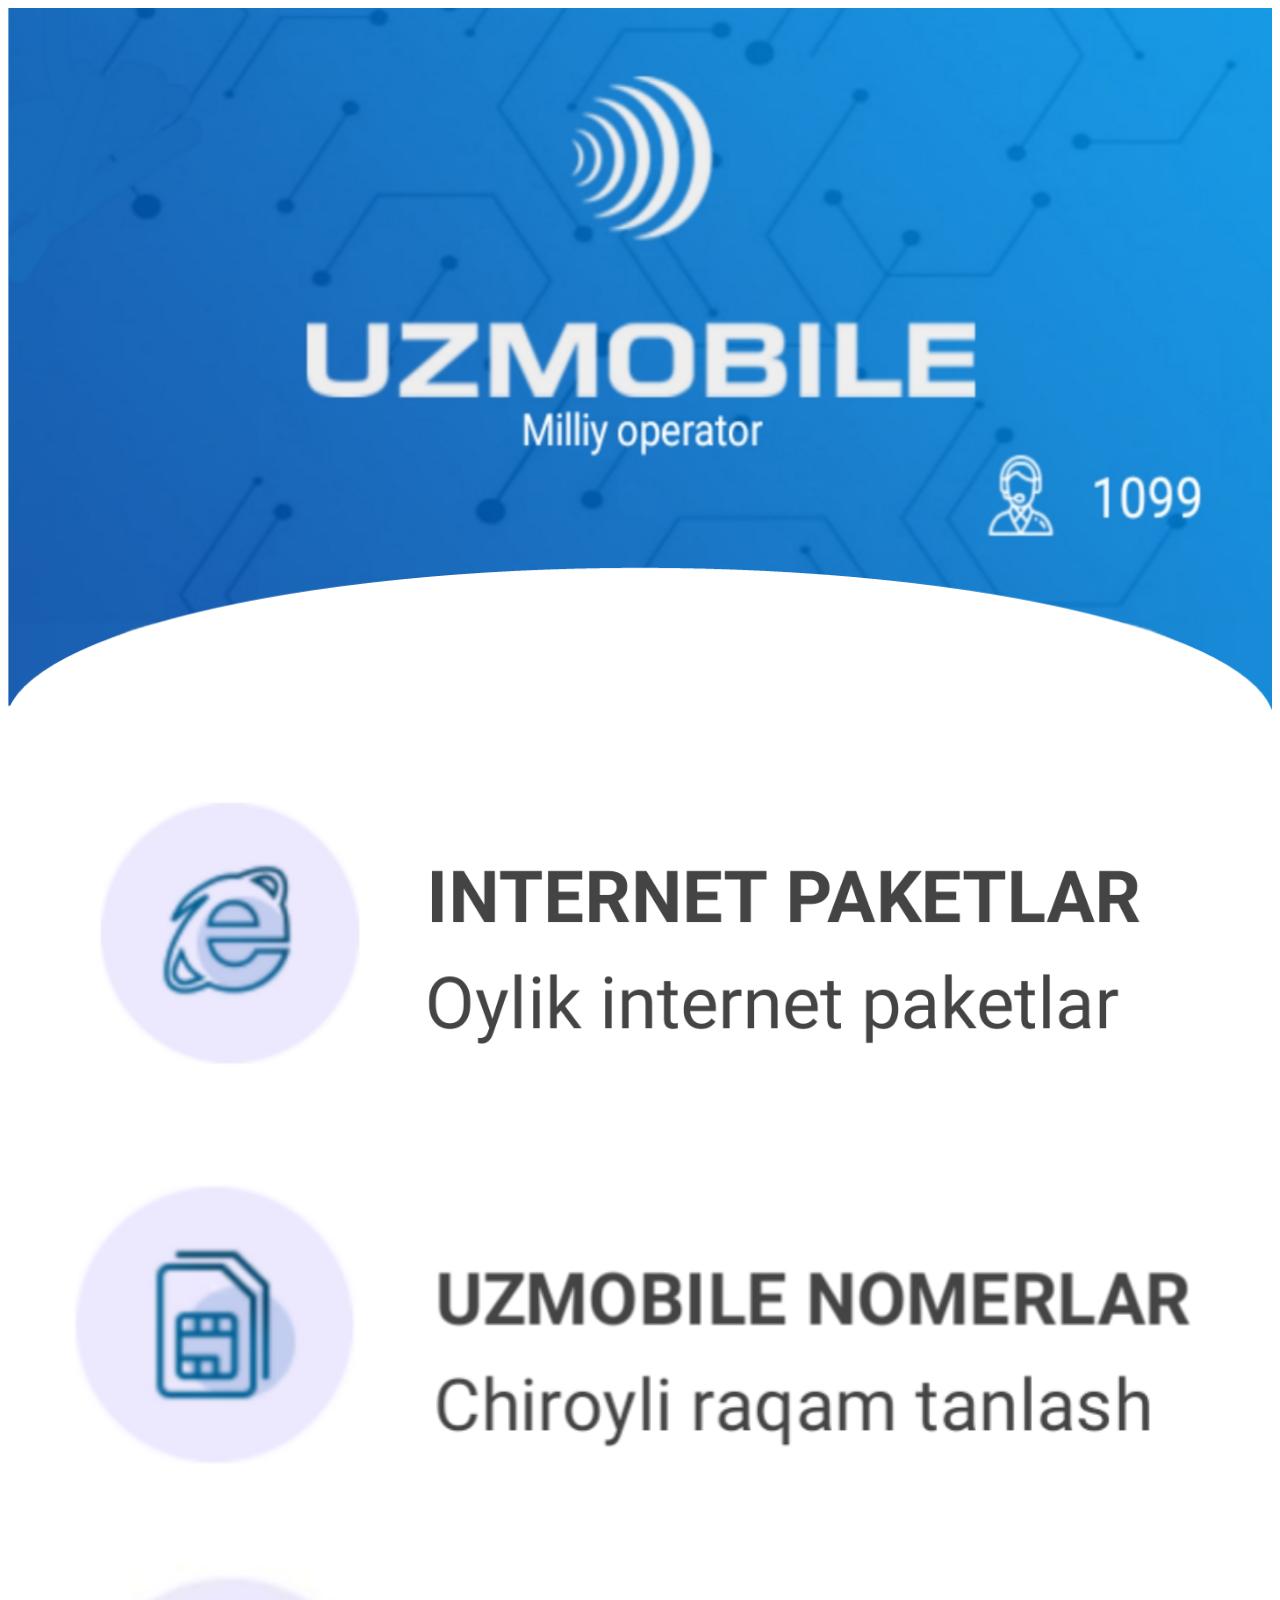
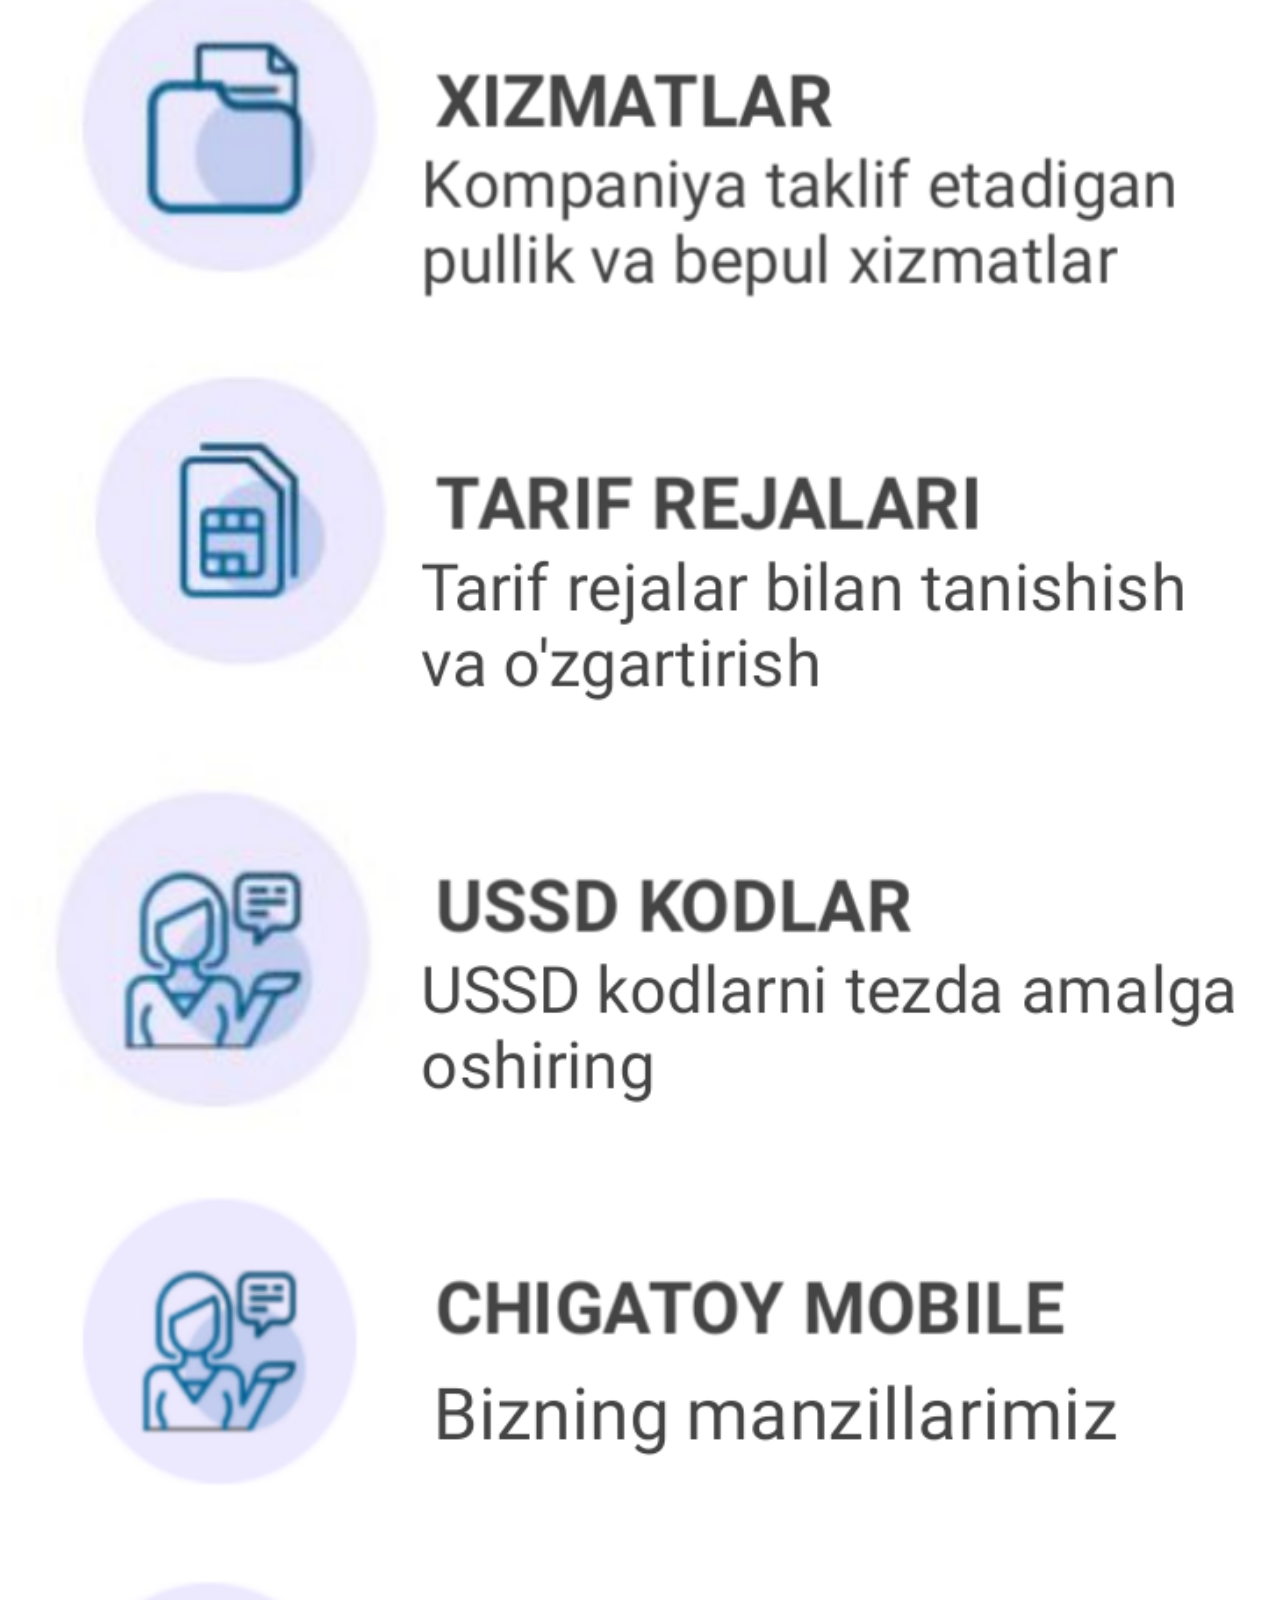
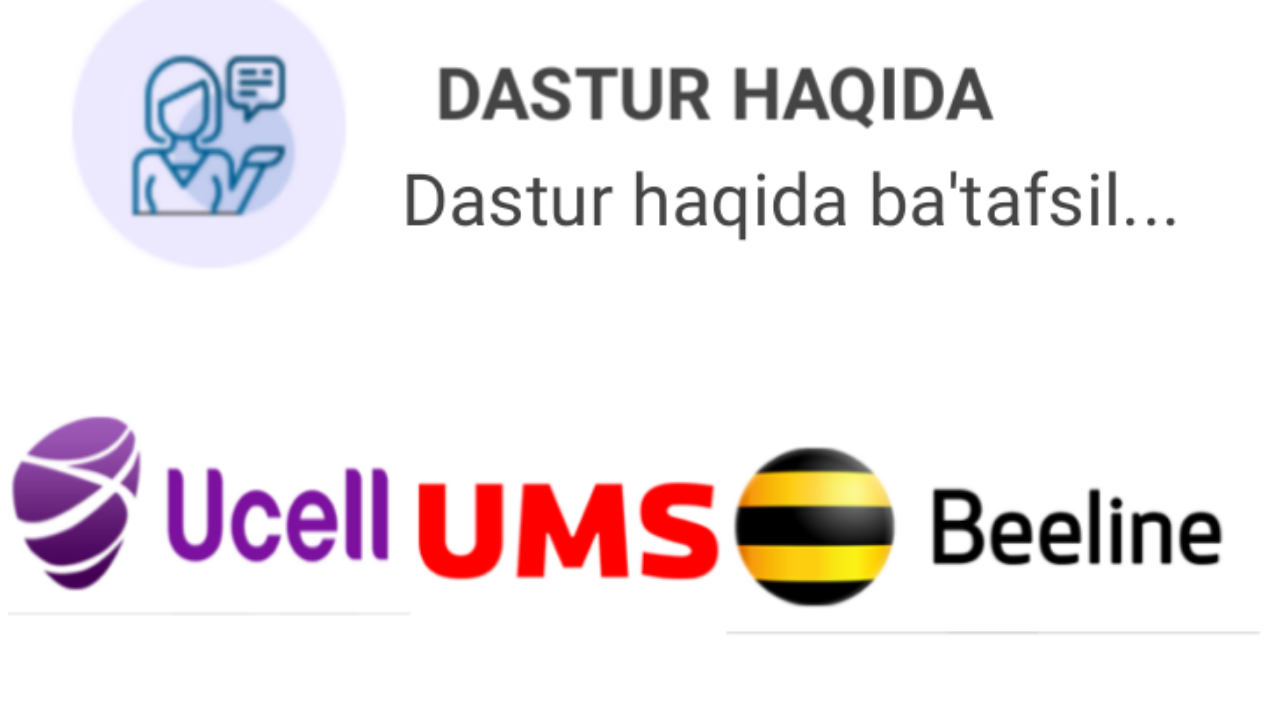
<file: app/src/main/assets/www/index.html>
<html>
<head>
    <title> Sardor Zoir o'g'li </title>
</head><body style="background-image:url(qora.jpg);border-radius: 0%; -webkit-background-size: cover;
	-moz-background-size: cover;
	background-size: cover;
	padding-bottom: 0rem;"> 




 

<center> <font size="4" face="serif" color="00ff00"><img src="icon.png" style="border-radius:0px;" width="100%" border="0"><br>
        </font>
<a href="mb.html"><img src="mb.png" style="border-radius:0px;" width="100%" border="0"></a><br>
        <p>
<a href="http://android.hostman.uz/chigatoymobile/raqam.html"><img src="raqam.png" style="border-radius:0px;" width="100%" border="0"><br>
        <p>
<a href="xizmat.html"><img src="xizmat.png" style="border-radius:0px;" width="100%" border="0"><br>
        <p>
<a href="tarif.html"><img src="tarif.png" style="border-radius:0px;" width="100%" border="0"><br>
        <p>
<a href="ussd.html"><img src="ussd.png" style="border-radius:0px;" width="100%" border="0"><br>
        <p>
</a><a href="info.html"><img src="info.png" style="border-radius:0px;" width="100%" border="0">

    <a href="about.html"><img src="about.png" style="border-radius:0px;" width="100%" border="0"><br>
        </a><a href="boshqalar.html"><img src="boshqalar.png" style="border-radius:0px;" width="100%" border="0">
<p>    </center>
</a>
</body>
</html>
</file>
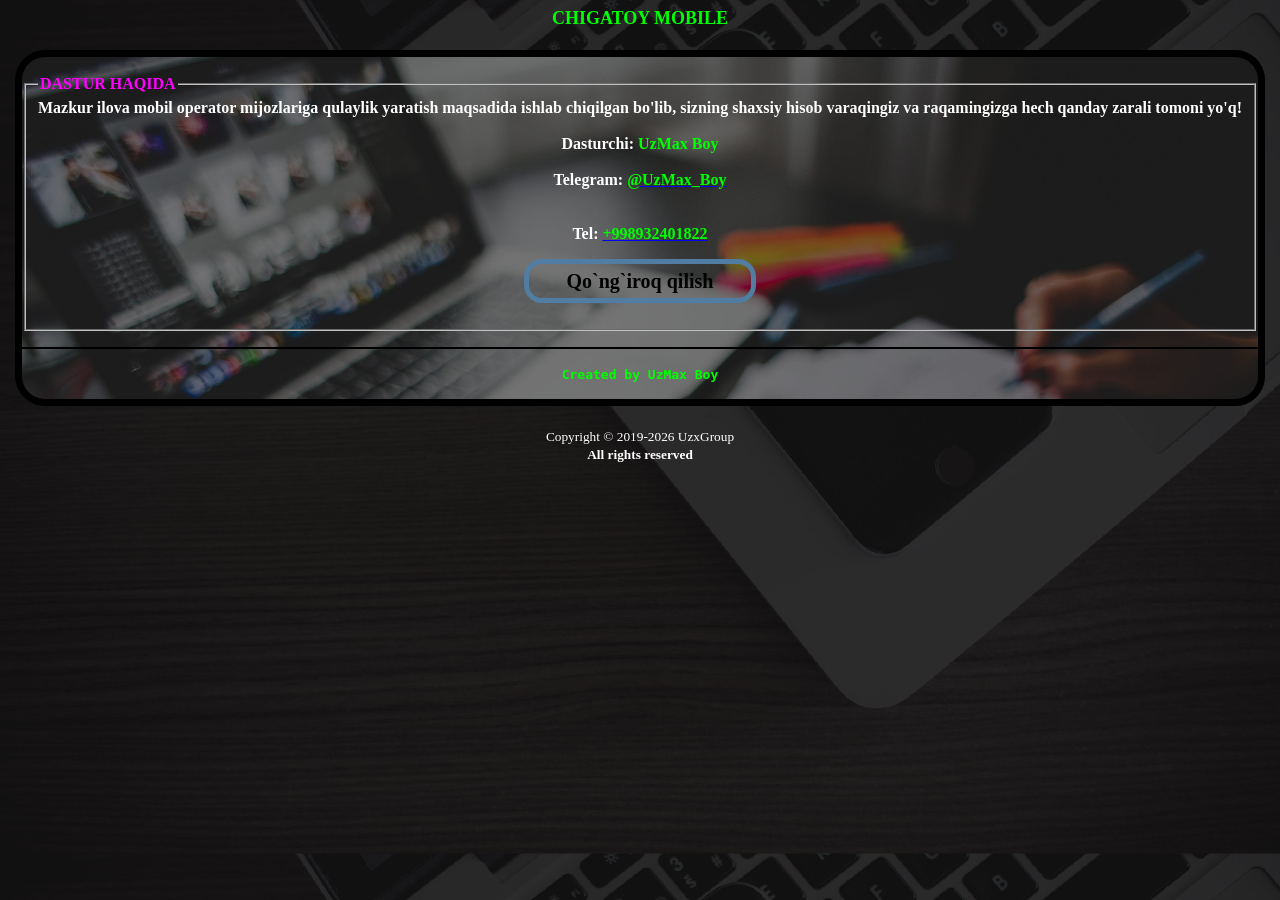
<file: app/src/main/assets/www/about.html>
<!DOCTYPE html>
<html><head>
<meta http-equiv="content-type" content="text/html; charset=UTF-8">
    <meta charset="UTF-8">
    <title> Sardor Zoir o'g'li </title>
</head><body style="background-image:url(qora1.jpg);border-radius: 50%; -webkit-background-size: cover;
	-moz-background-size: cover;
	background-size: cover;
	padding-bottom: 12rem;"> 
 <style type="text/css">
 /* " */

a.idlers {
  display: inline-block;
  font-family: Times new roman,sans-serif;
  font-size: 20px;
  color: #000000;
  text-shadow: 10 10px #00BFFF;
  text-decoration: none;
  user-select: none;
  line-height: 0.7em;
  padding: 10px 1.9em;
  outline: none;
  border: 5px solid #527da3;
  border-radius: 18px;
  background: #000000 linear-gradient #00BFFF, #000000;
  box-shadow:
   inset 0 2px rgba #00BFFF,
   inset 0 0 1px rgba #00BFFF,
   0 1px rgb(83,94,104),
   0 0 1px rgb(86,96,106);
}
a.idlers:active {
  box-shadow:
   inset 0 1px 3px rgba(0,50,20,.5),
   0 1px rgb(83,94,104),
   0 0 1px #00BFFF;
}
a.idlers:focus:not(:active) {
  border: 1px solid rgb(22,32,43);
  border-bottom: 1px solid rgb(25,34,45);
  background: #00BFFF;
  box-shadow:
   inset 0 1px 3px rgba #00BFFF,
   0 1px rgb(83,94,104),
   0 0 1px rgb(86,96,106);
  pointer-events: none;
}

a.btn {
	display:block;margin:auto;width:220px; height:36px; line-height:36px;color:#ff0000;text-align:center;text-decoration:none;
	background:-webkit-gradient(linear,left top,left bottom,from(#ffd),to(#00dd00));
	border:4px #000000 solid;-webkit-border-radius:10px;
	-webkit-box-shadow:0 5px 8px #00f;
}
</style> 



<meta name="viewport" content="width=device-width," initilal-scale="1"> 
    <div>
        
<footer> <center> 

<center> <font size="4" face="serif" color="00ff00"><b>CHIGATOY MOBILE</b>
        </font><center><p>

</p><table style="margin-top:0px;" width="0%" cellspacing="5" cellpadding="5">
					<tbody><tr style="background-image:url(bg.jpg);-moz-background-size: cover;
	background-size: cover;
	padding-bottom: 12rem;">
						<td style="border:7px solid #000000;padding:0px;border-radius:30px;border-top-left-radius:30px;border-bottom-left-radius:30px;"> 
	​<b> <center>
<fieldset><legend><font color="ff00ff"><center>DASTUR HAQIDA </center></font></legend> <font color="ffffff" face="serif"> Mazkur ilova mobil operator mijozlariga qulaylik yaratish maqsadida ishlab chiqilgan bo'lib, sizning shaxsiy hisob varaqingiz va raqamingizga hech qanday zarali tomoni yo'q! </font> <br> <br> <font color="ffffff" face="serif">Dasturchi:</font> <font color="00ff00"> UzMax Boy</font><br>
<br>

 <font color="ffffff" face="serif">Telegram:</font> <a href="tg:resolve?domain=uzmax_boy" style="text-decaration:none;"><font color="00ff00">@UzMax_Boy</font></a><br> <br>
 
<br>
 <font color="ffffff" face="serif">Tel:</font> <a href="tel:+998932401822" style="text-decaration: none;"><font color="00ff00">+998932401822</font></a><p>
<a href="tel:+998932401822" class="idlers" onClick="alert('Siz dasturchiga qo`ng`iroq qilasiz. Bu raqam o`chirilgan bo`lishi mumkin.');">Qo`ng`iroq qilish</a></fieldset></center> 


<p>
 </p><hr size="2" color="black"><p><tt></tt></p><center><tt><font size="3" color="00ff00">Created by UzMax Boy</font></tt></center> <p>
 </b></td></tr></tbody></table>
<p align="center"><small><font color="ffffff">Copyright &copy; 2019-<script>var vaqt=new Date(); var yil=vaqt.getFullYear(); document.write(yil);</script> UzxGroup<br><b>All rights reserved</b></font></small><font color="000"> 

</font></p></center></center></center></footer></div></body></html>
</file>
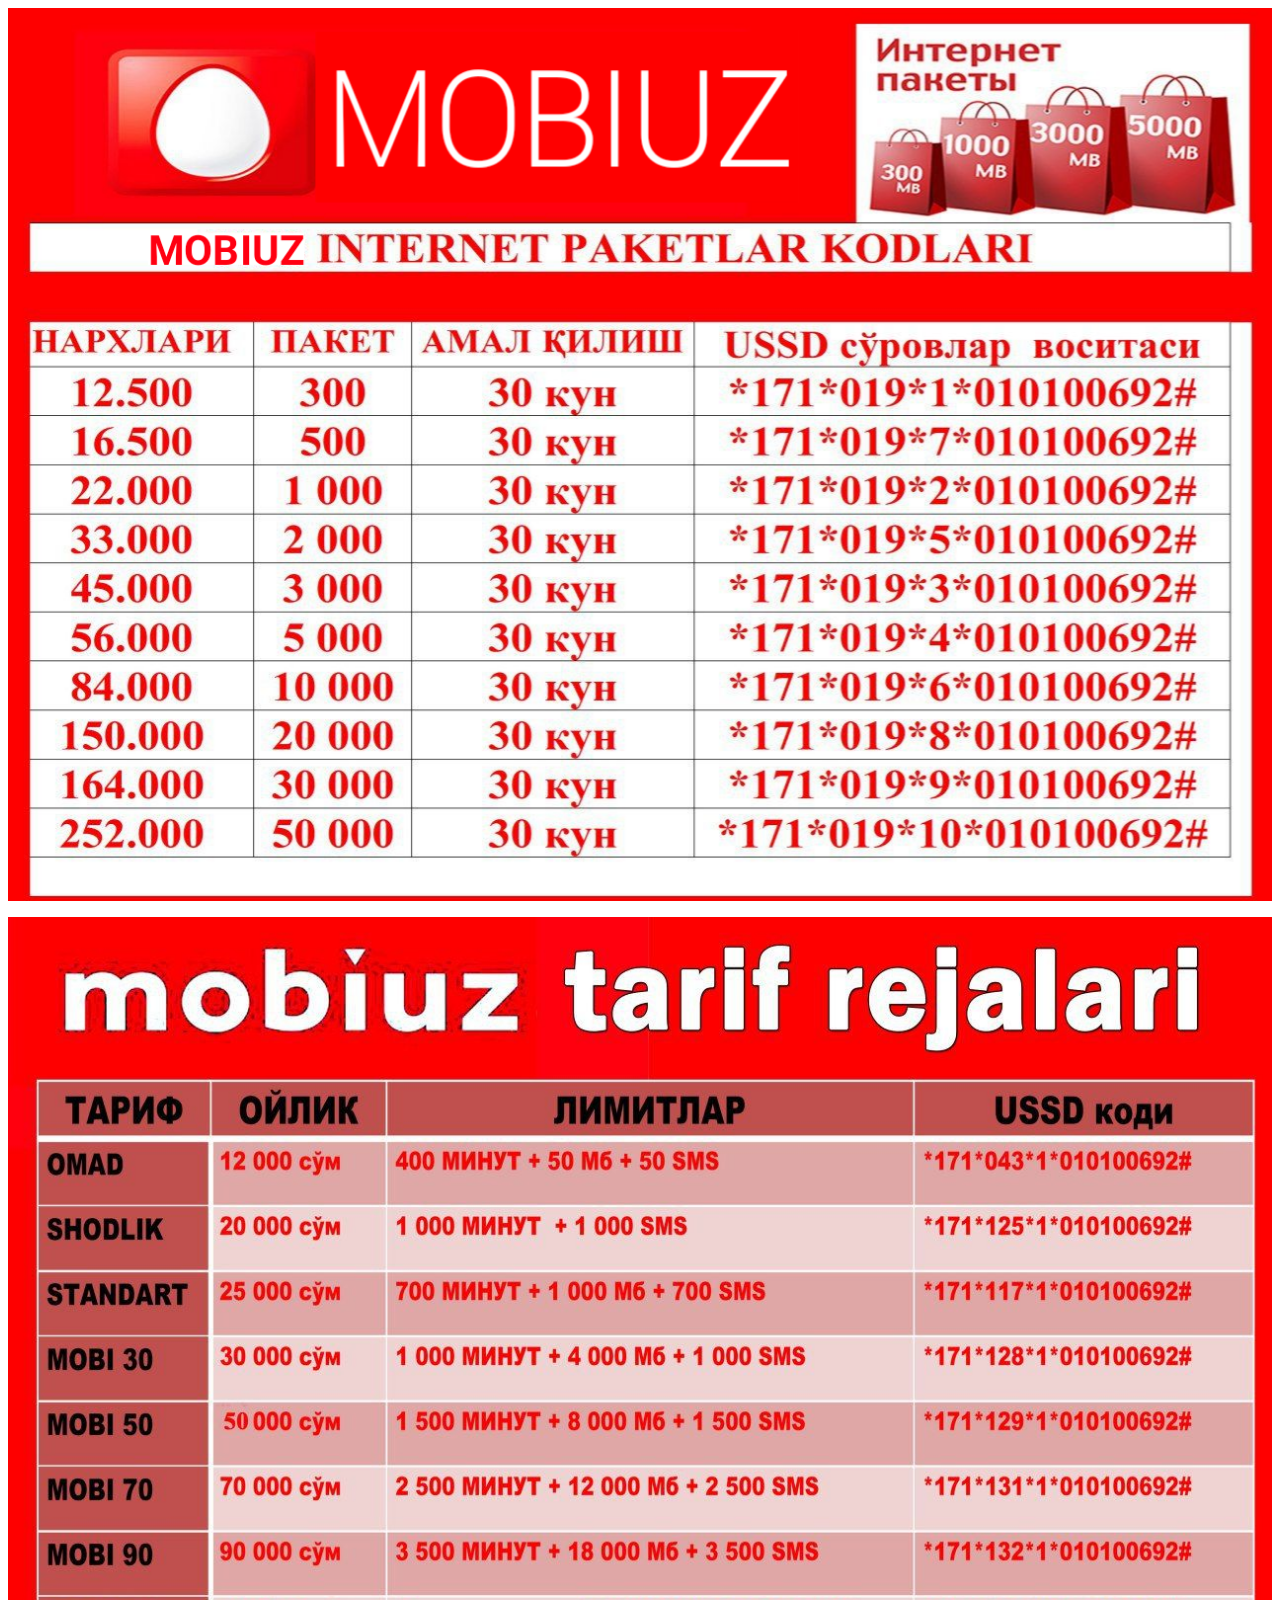
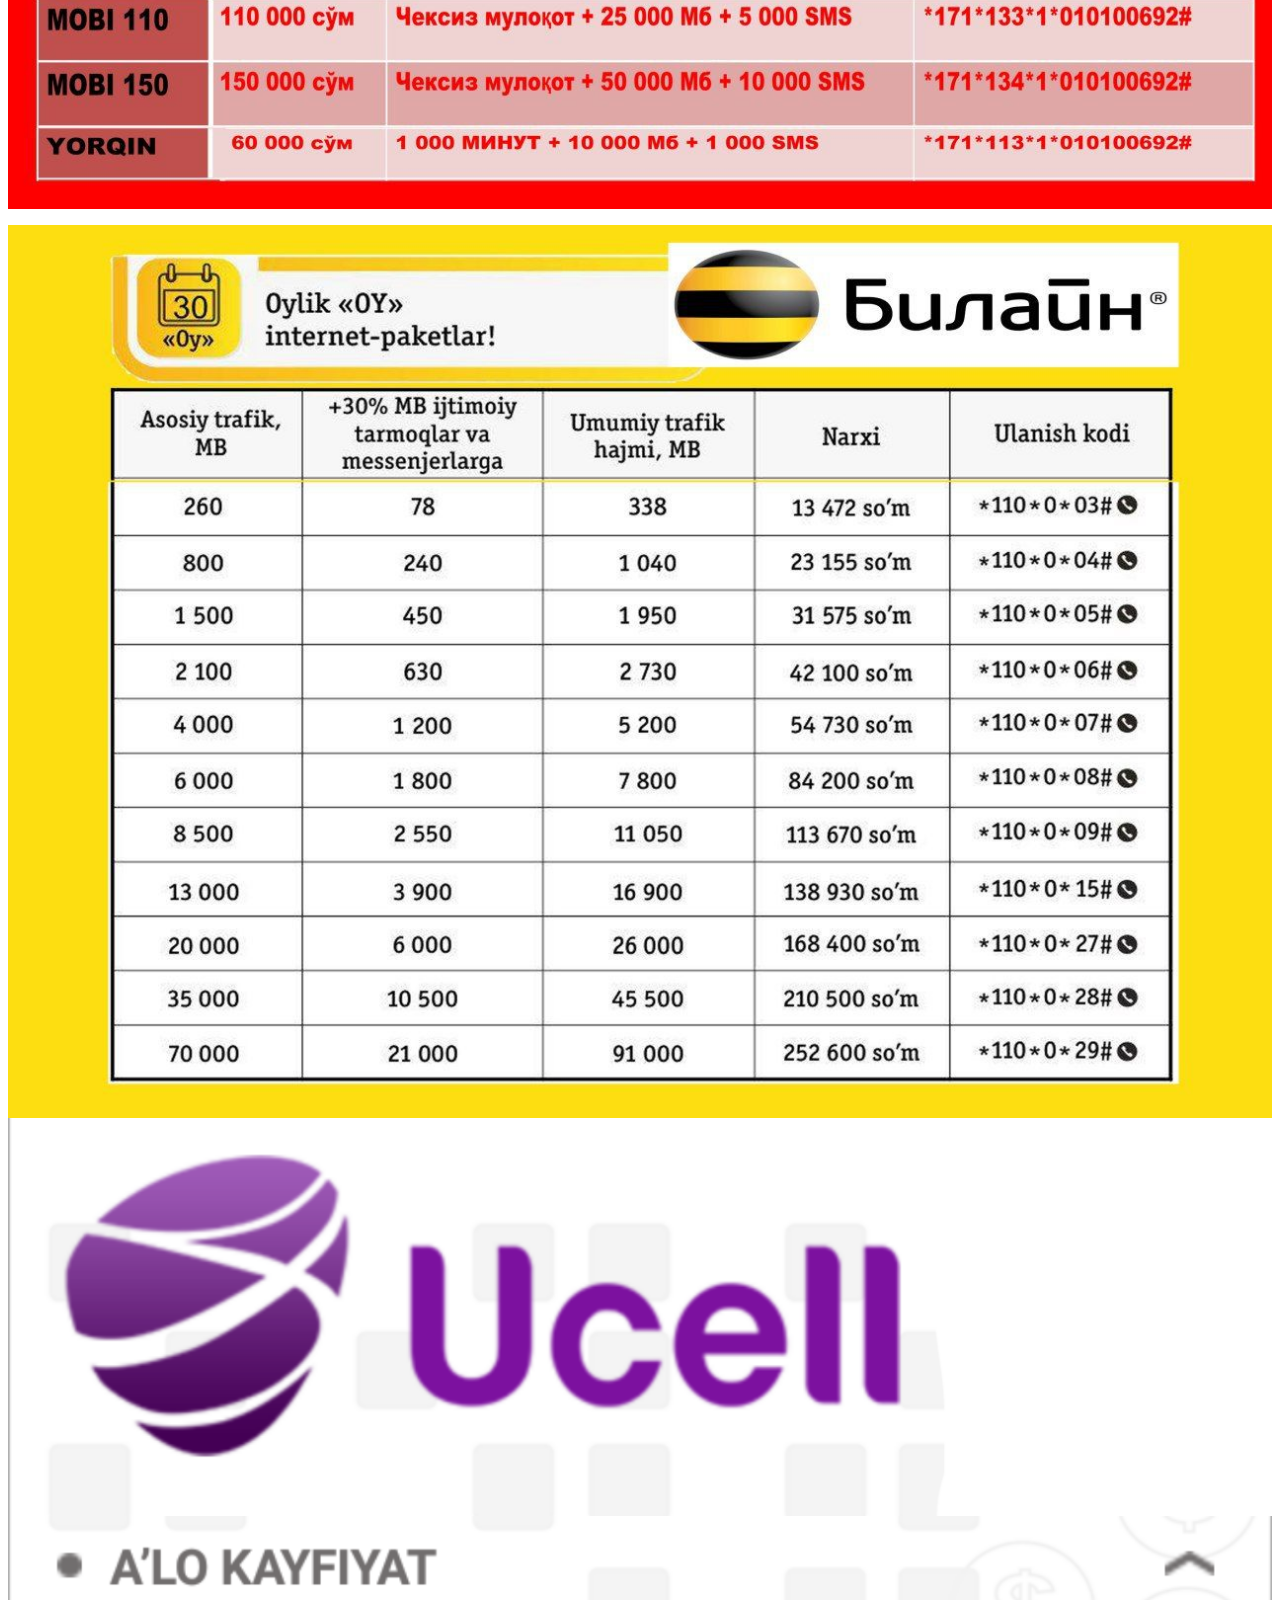
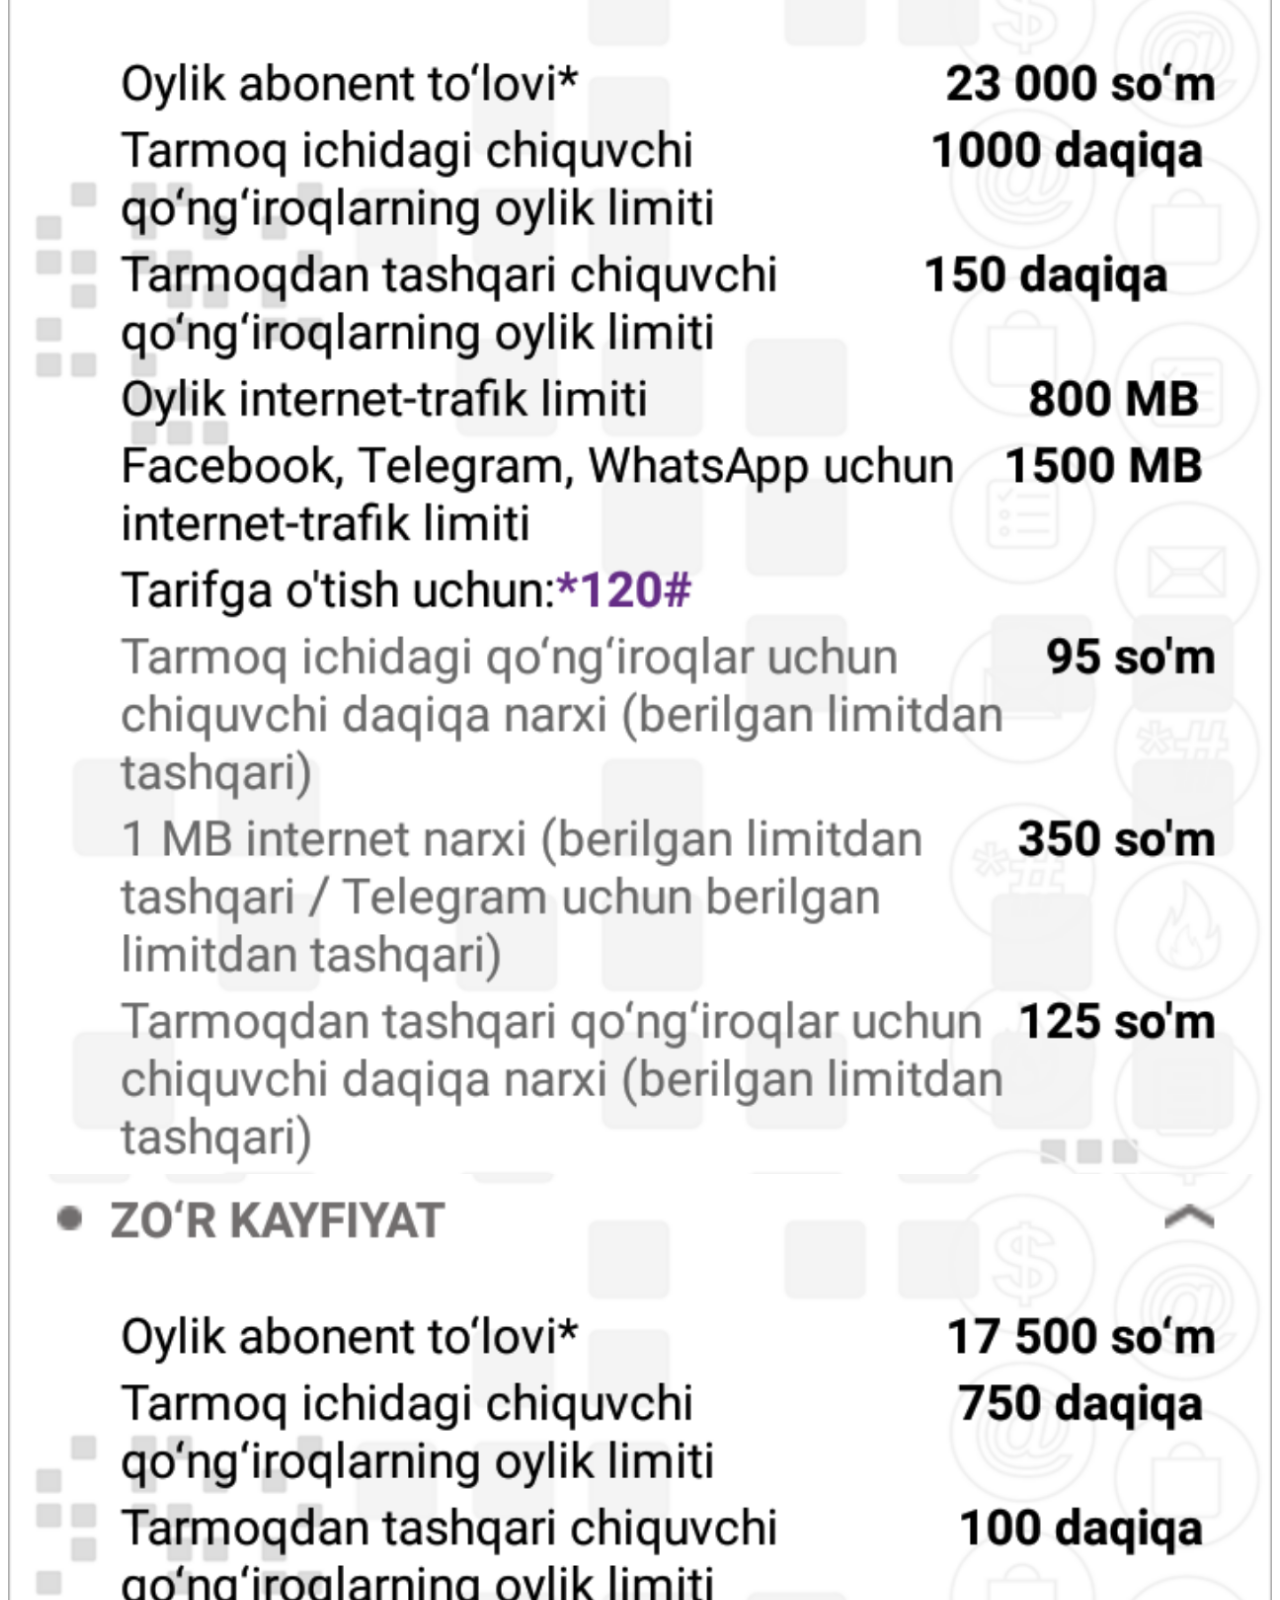
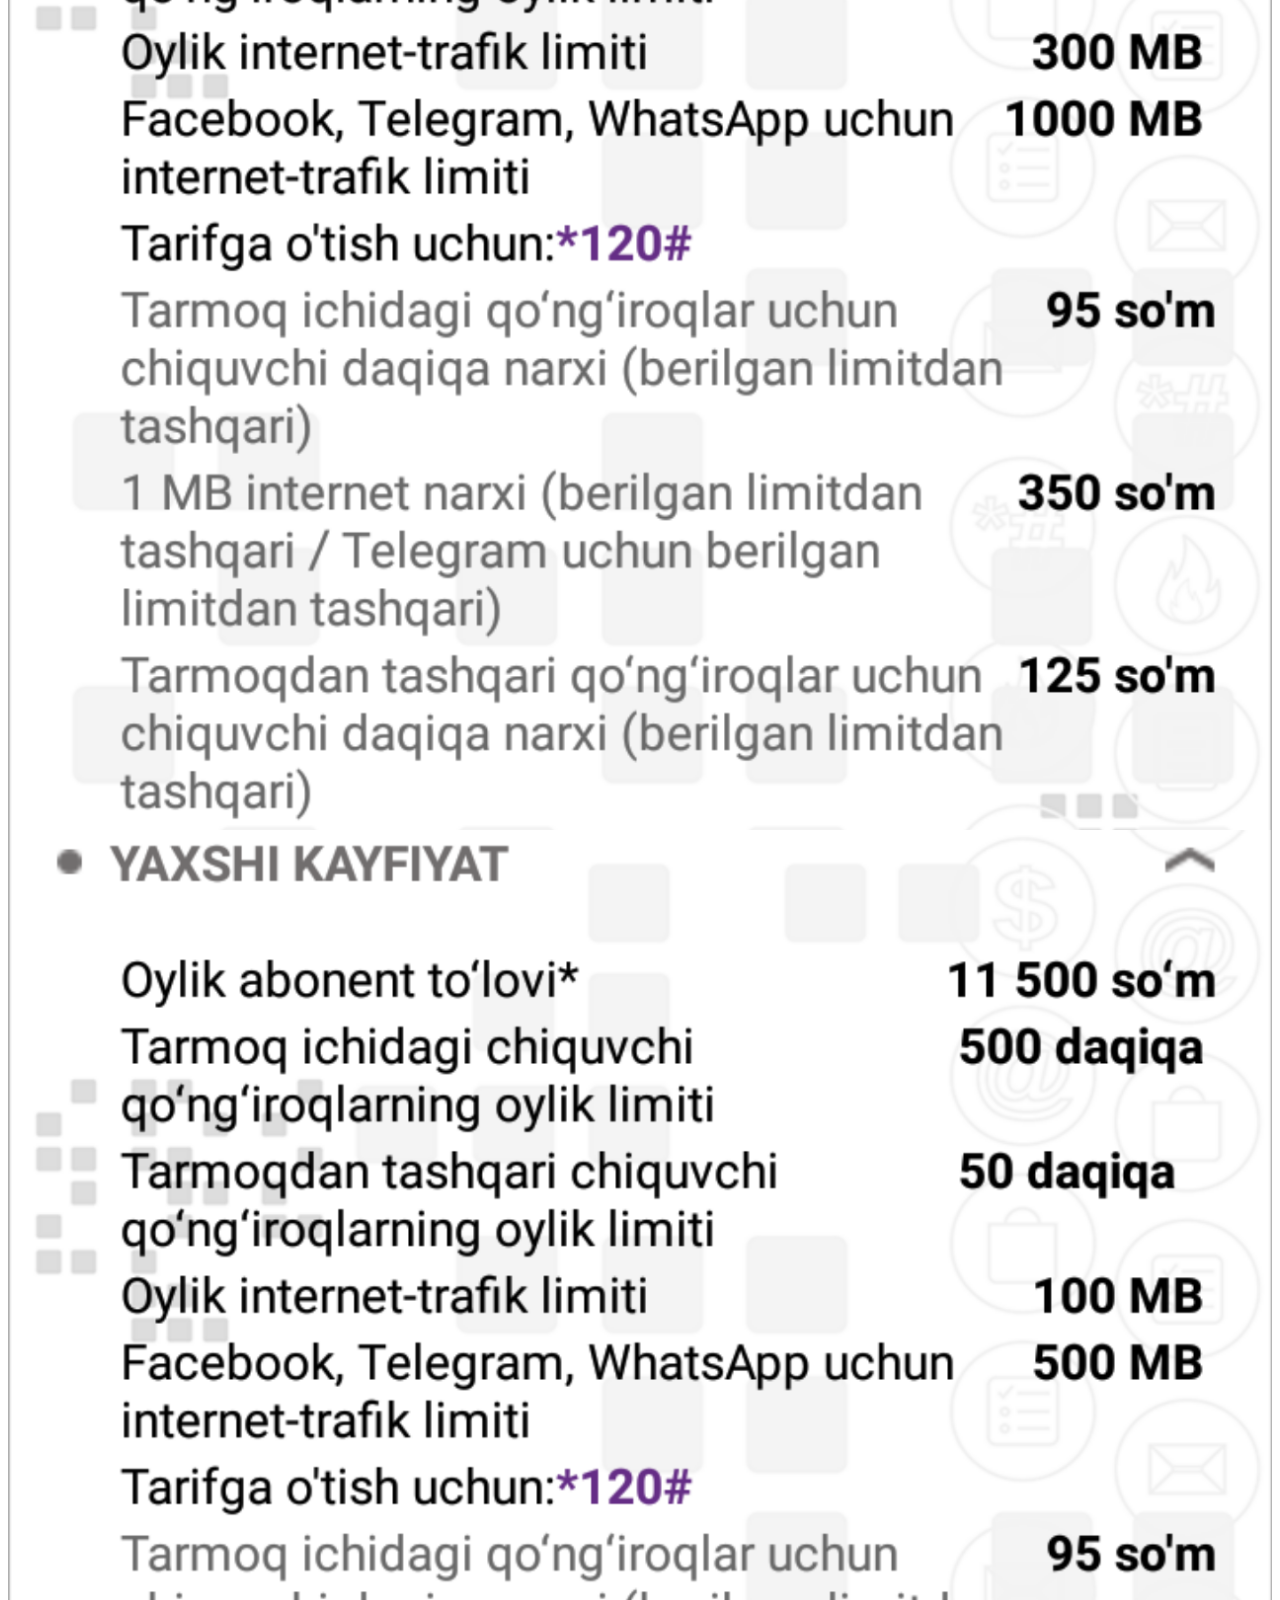
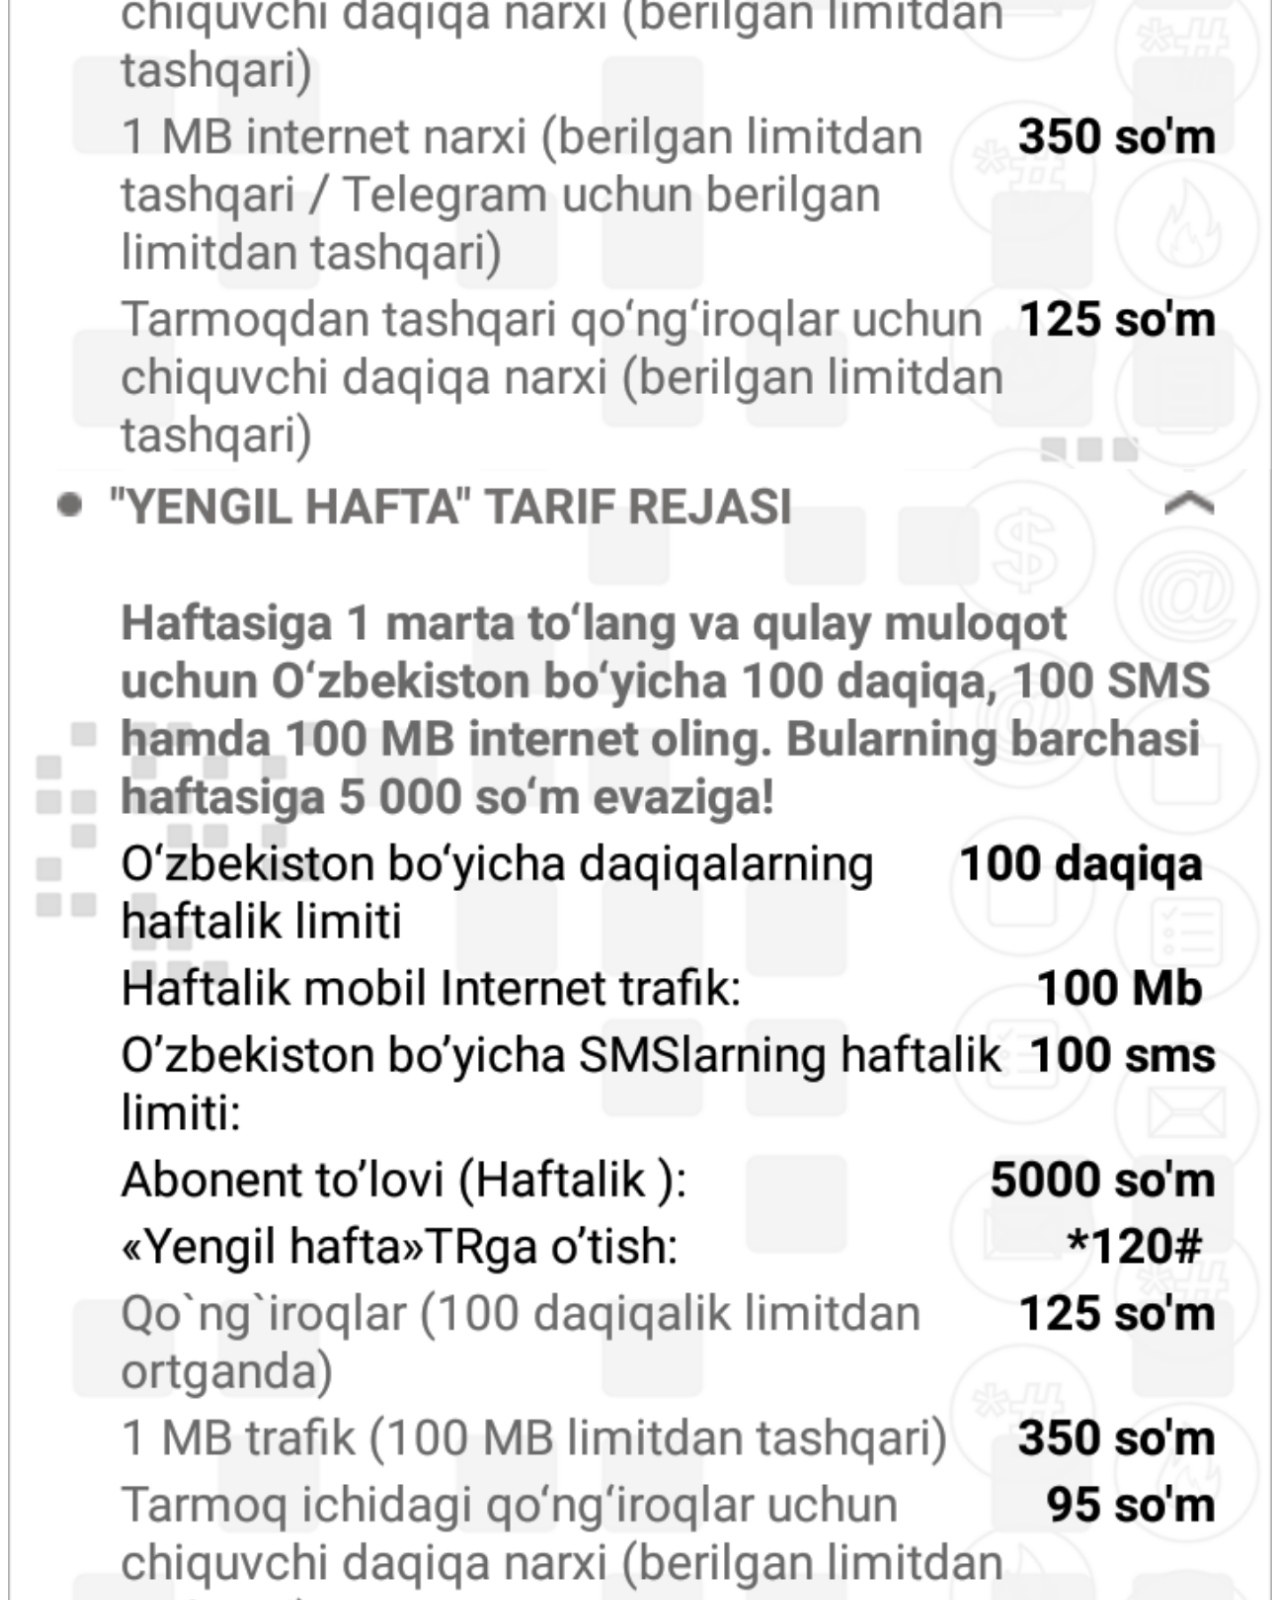
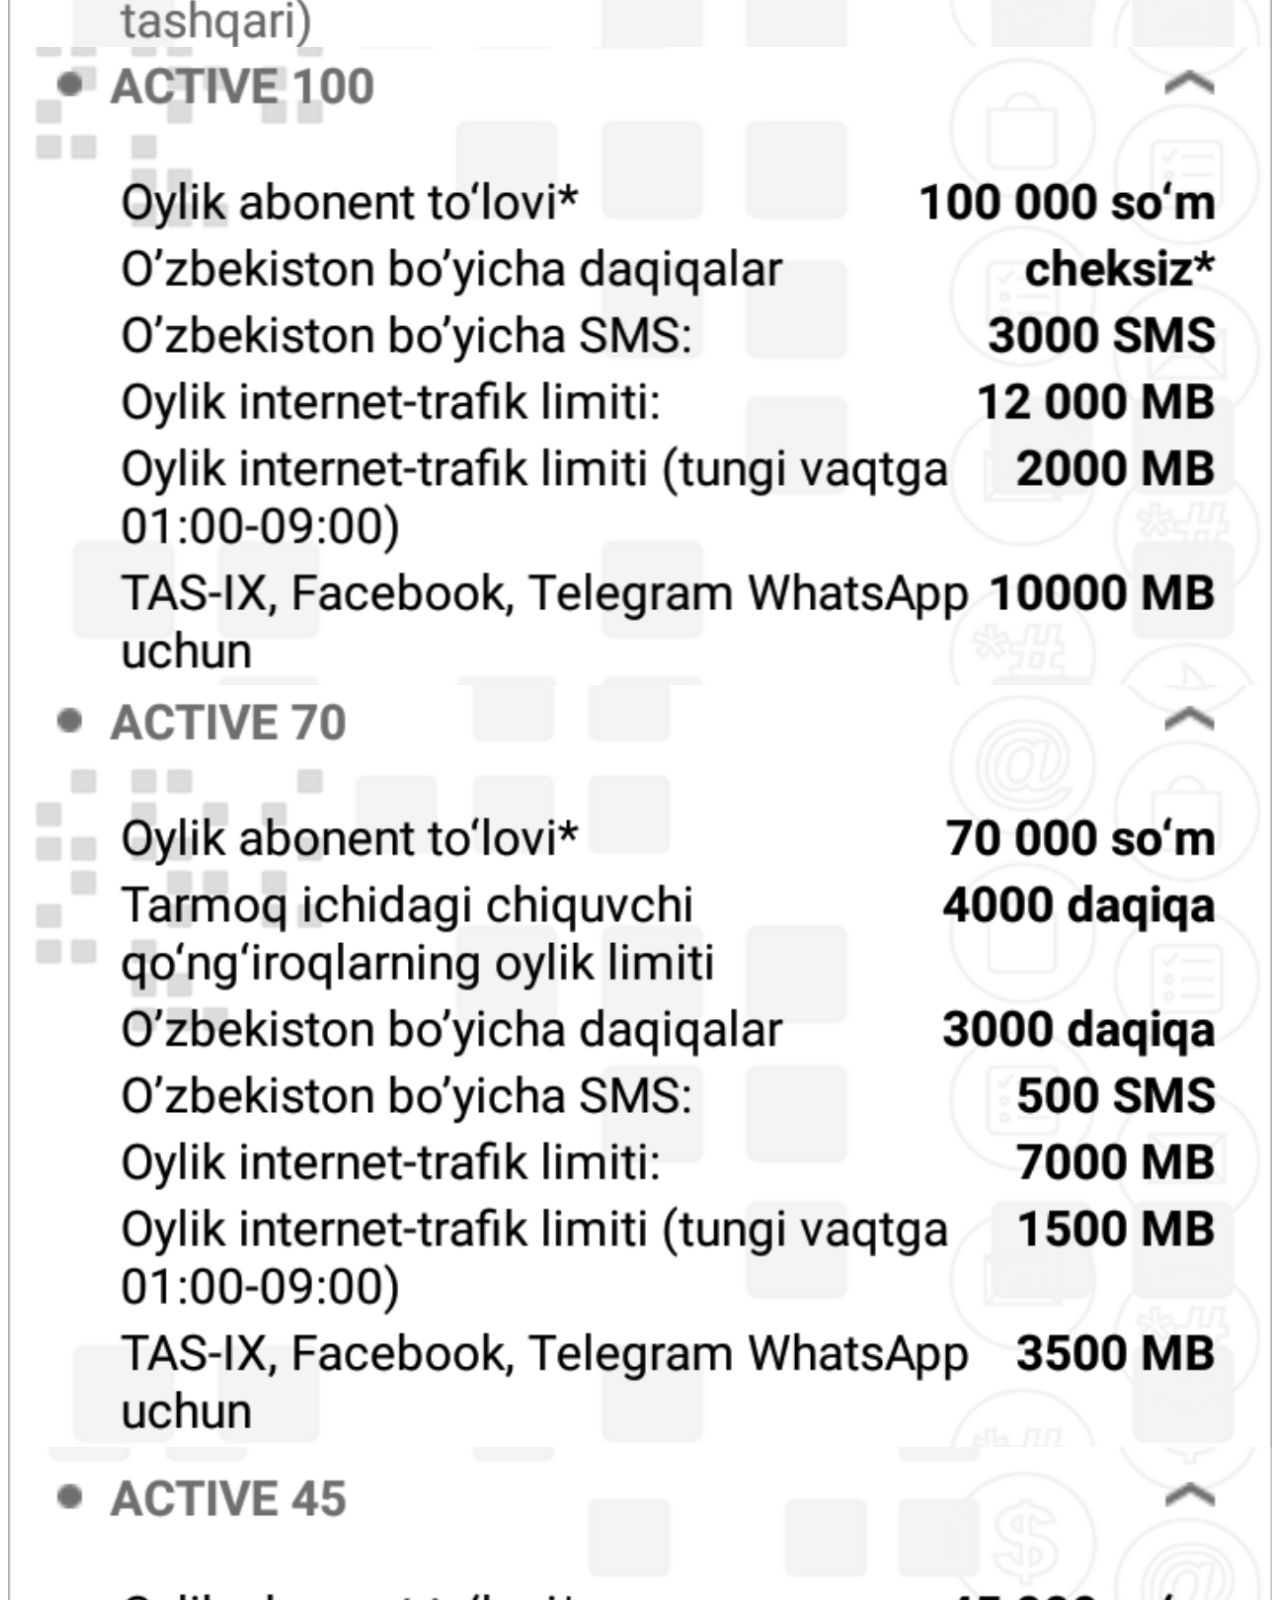
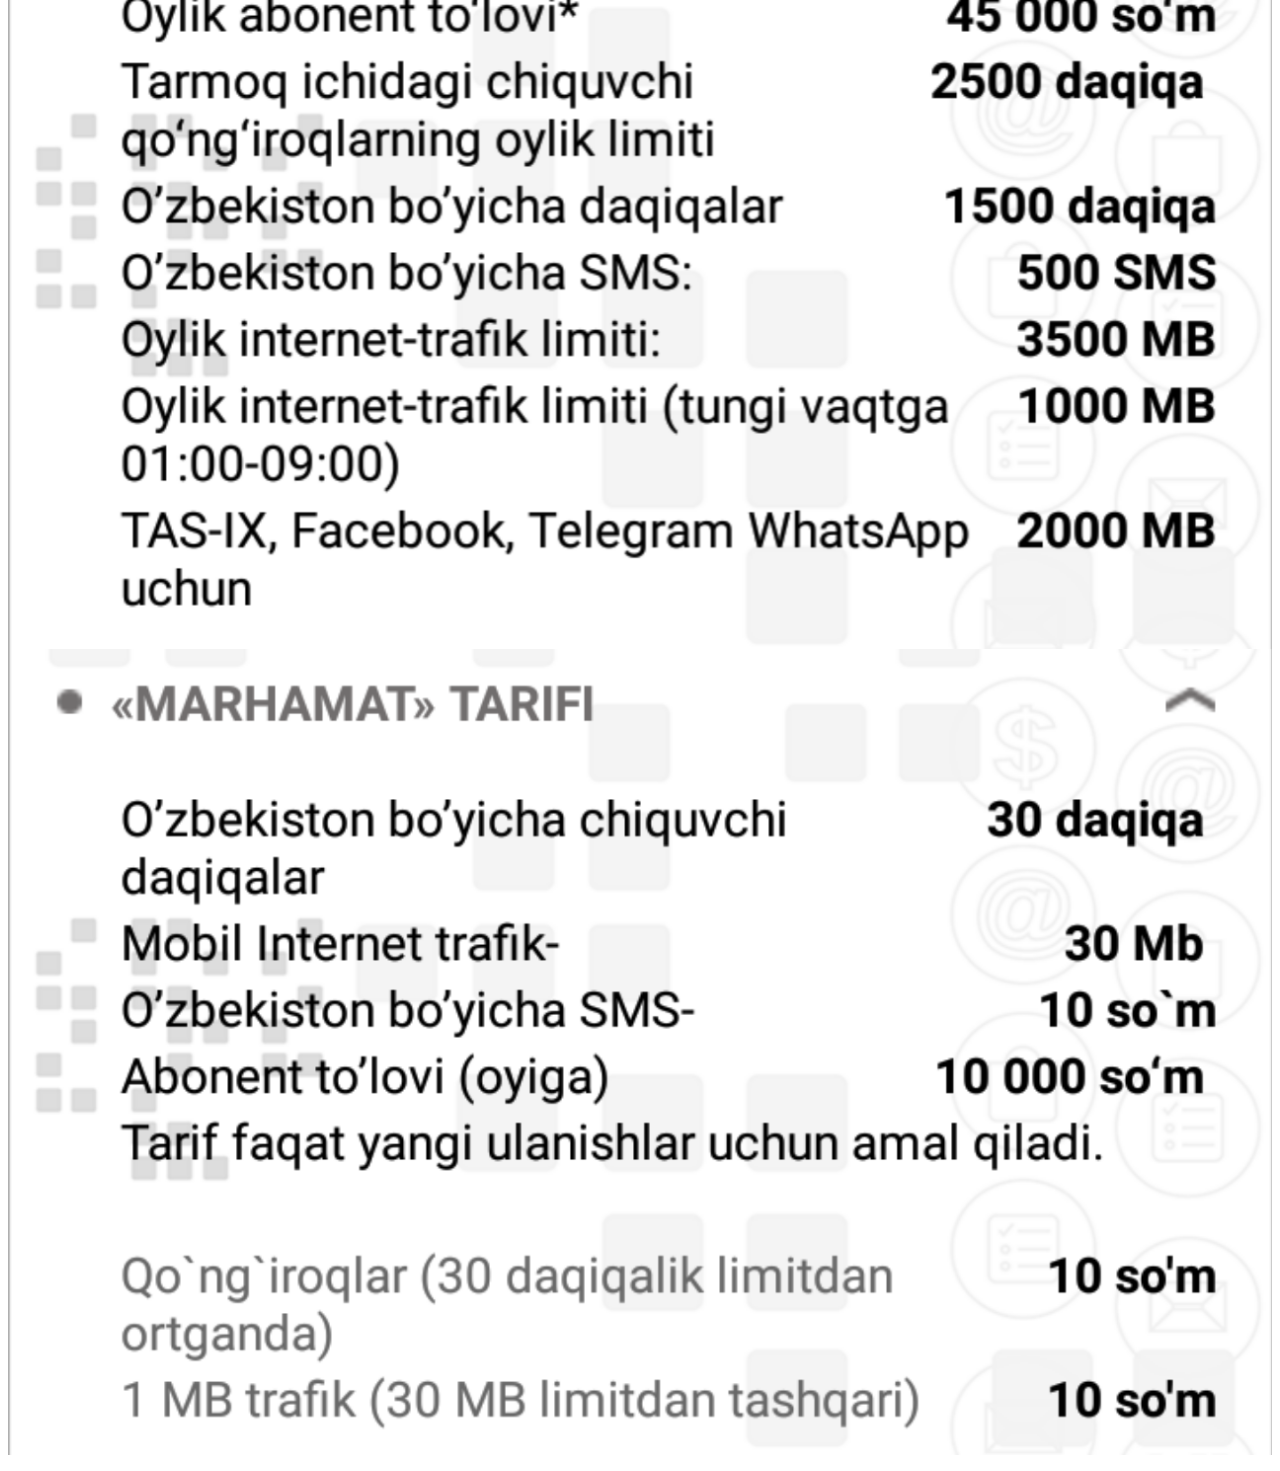
<file: app/src/main/assets/www/boshqalar.html>
<html>
<head>
    <title> Sardor Zoir o'g'li </title>
</head><body style="background-image:url(qora.jpg);border-radius: 0%; -webkit-background-size: cover;
	-moz-background-size: cover;
	background-size: cover;
	padding-bottom: 0rem;"> 




 

<center> <font size="4" face="serif" color="00ff00">
        </font>
<img src="b1.png" style="border-radius:0px;" width="100%" border="0"></a><br>
        <p>
<img src="b2.png" style="border-radius:0px;" width="100%" border="0"><br>
        <p>
<img src="b3.png" style="border-radius:0px;" width="100%" border="0">
      <img src="ucell.png" style="border-radius:0px;" width="100%" border="0">
        <img src="bb1.png" style="border-radius:0px;" width="100%" border="0">
        <img src="bb2.png" style="border-radius:0px;" width="100%" border="0">
       <img src="bb3.png" style="border-radius:0px;" width="100%" border="0">
       <img src="bb4.png" style="border-radius:0px;" width="100%" border="0">
       <img src="bb5.png" style="border-radius:0px;" width="100%" border="0">
       <img src="bb6.png" style="border-radius:0px;" width="100%" border="0">
       <img src="bb7.png" style="border-radius:0px;" width="100%" border="0">
       <img src="bb8.png" style="border-radius:0px;" width="100%" border="0">
       


</center>

</html>
</file>
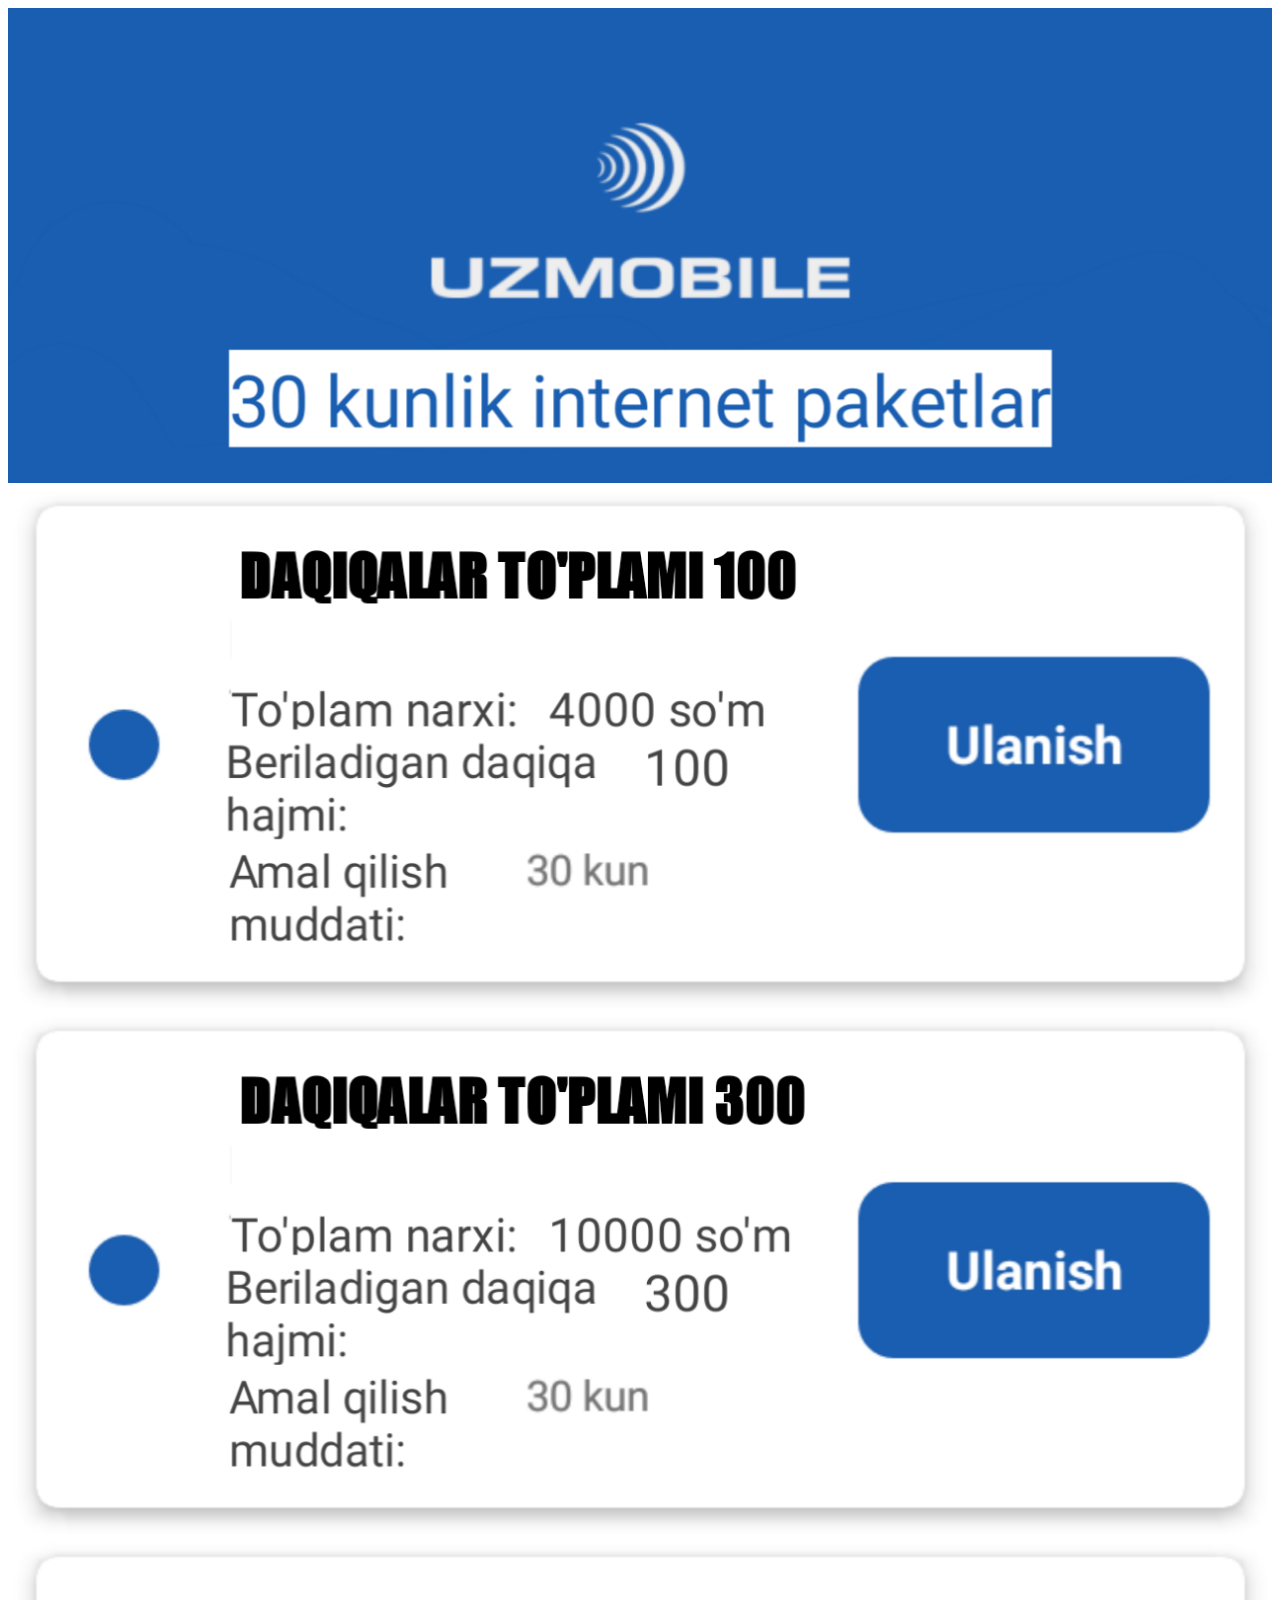
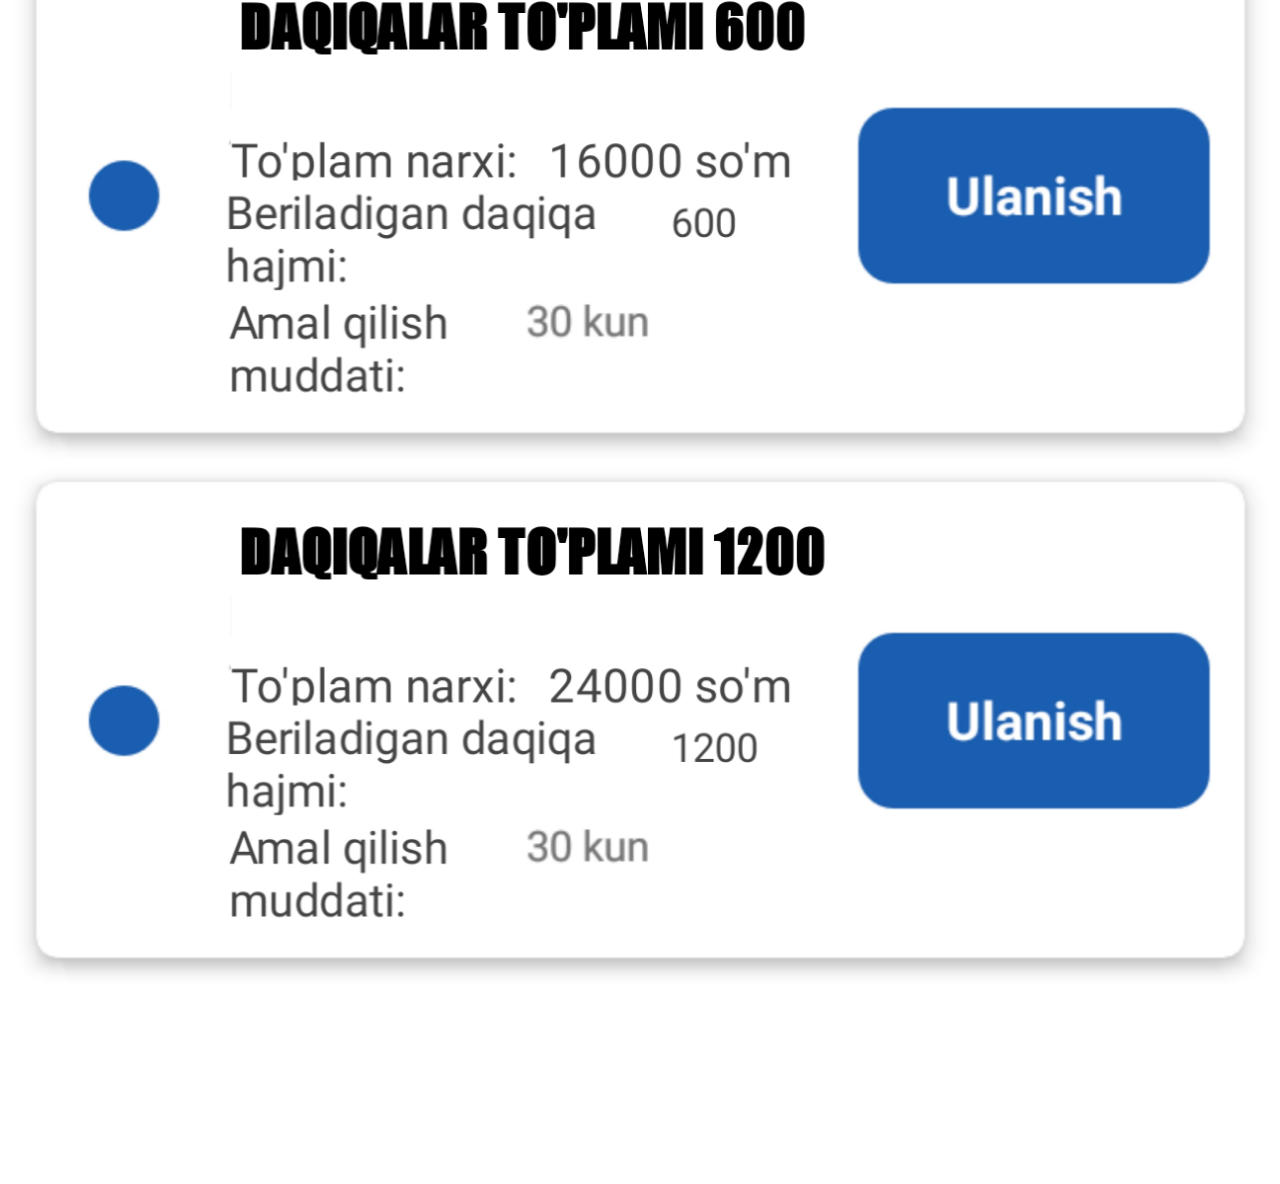
<file: app/src/main/assets/www/daqiqa.html>
<html><head>
    <title> Sardor Zoir o'g'li </title>
</head><body style="background-image:url(qora.jpg);border-radius: 50%; -webkit-background-size: cover;
	-moz-background-size: cover;
	background-size: cover;
	padding-bottom: 12rem;"> 

<center> <font size="4" face="serif" color="00ff00"><img src="iconmb.png" style="border-radius:0px;" width="100%" border="0"><br>
        </font>
  


<a href="tel:*111*2*3*1%23"><img src="d1.png" style="border-radius:0px;" width="100%" border="0">
   </a> 
<a href="tel:*111*2*3*2%23"><img src="d2.png" style="border-radius:0px;" width="100%" border="0">
   </a> 
<a href="tel:*111*2*3*3%23"><img src="d3.png" style="border-radius:0px;" width="100%" border="0">
   </a> 
<a href="tel:*111*2*3*4%23"><img src="d4.png" style="border-radius:0px;" width="100%" border="0">
   </a> 
   

    </center>
</html>
</file>
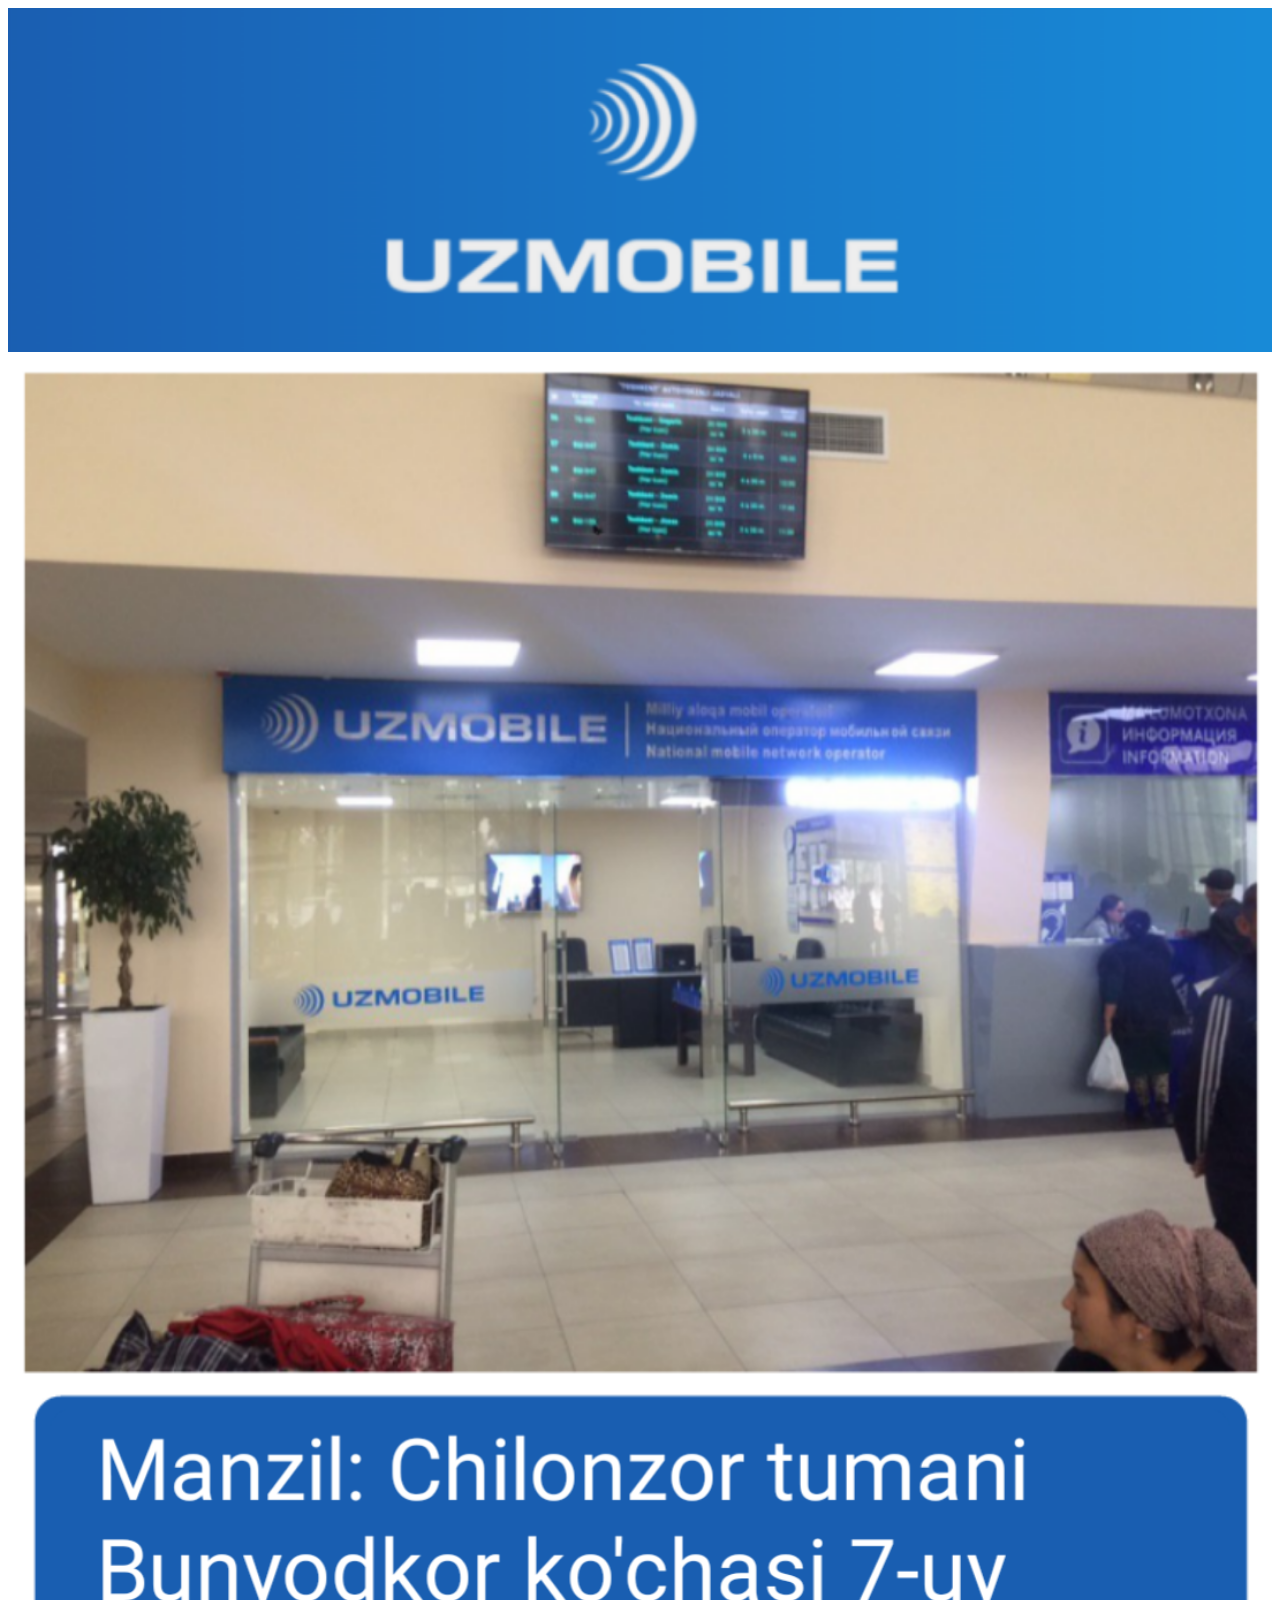
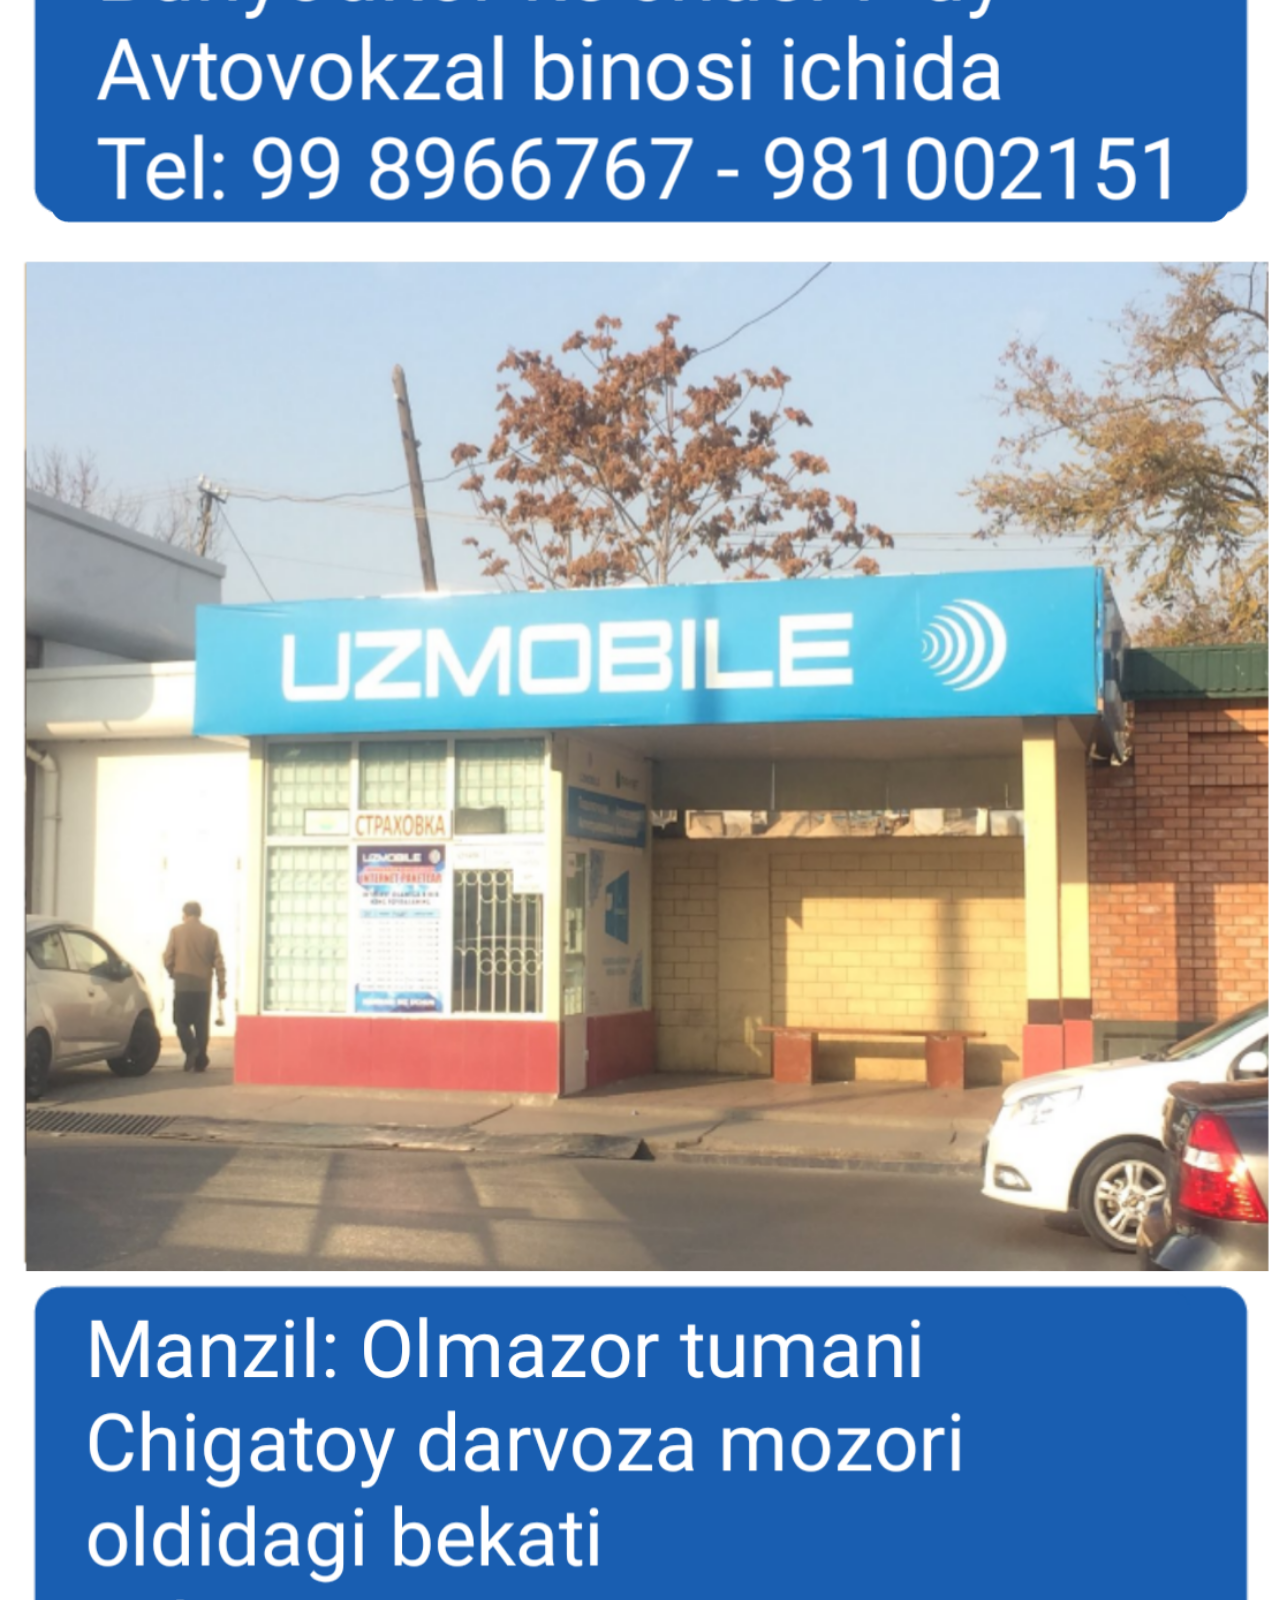
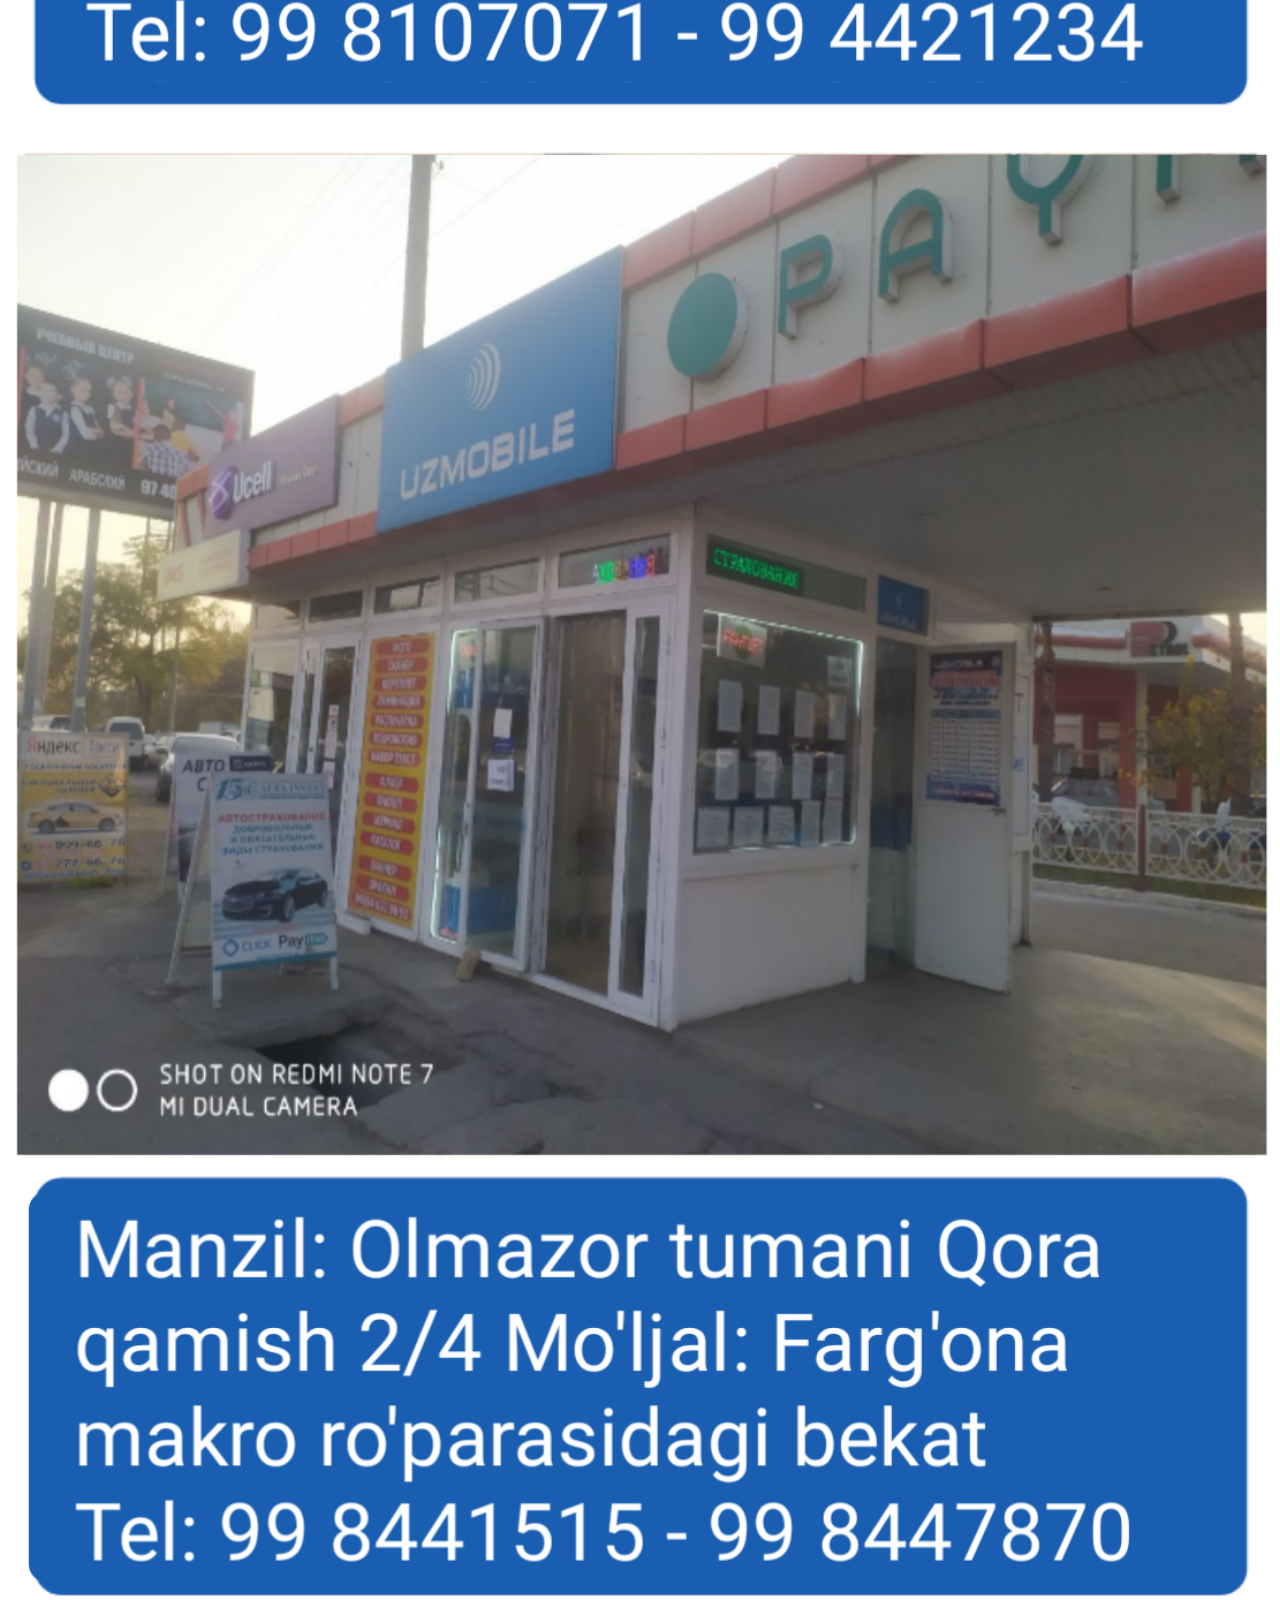
<file: app/src/main/assets/www/info.html>
<html>
<head>
    <title> Sardor Zoir o'g'li </title>
</head><body style="background-image:url(qora.jpg);border-radius: 0%; -webkit-background-size: cover;
	-moz-background-size: cover;
	background-size: cover;
	padding-bottom: 0rem;"> 




 

<center> <font size="4" face="serif" color="00ff00"><img src="infoicon.png" style="border-radius:0px;" width="100%" border="0"><br>
        </font>
<img src="1.png" style="border-radius:0px;" width="100%" border="0"></a><br>
        <p>
<img src="3.png" style="border-radius:0px;" width="100%" border="0"><br>
        <p>
<img src="2.png" style="border-radius:0px;" width="100%" border="0">
        </center>

</html>
</file>
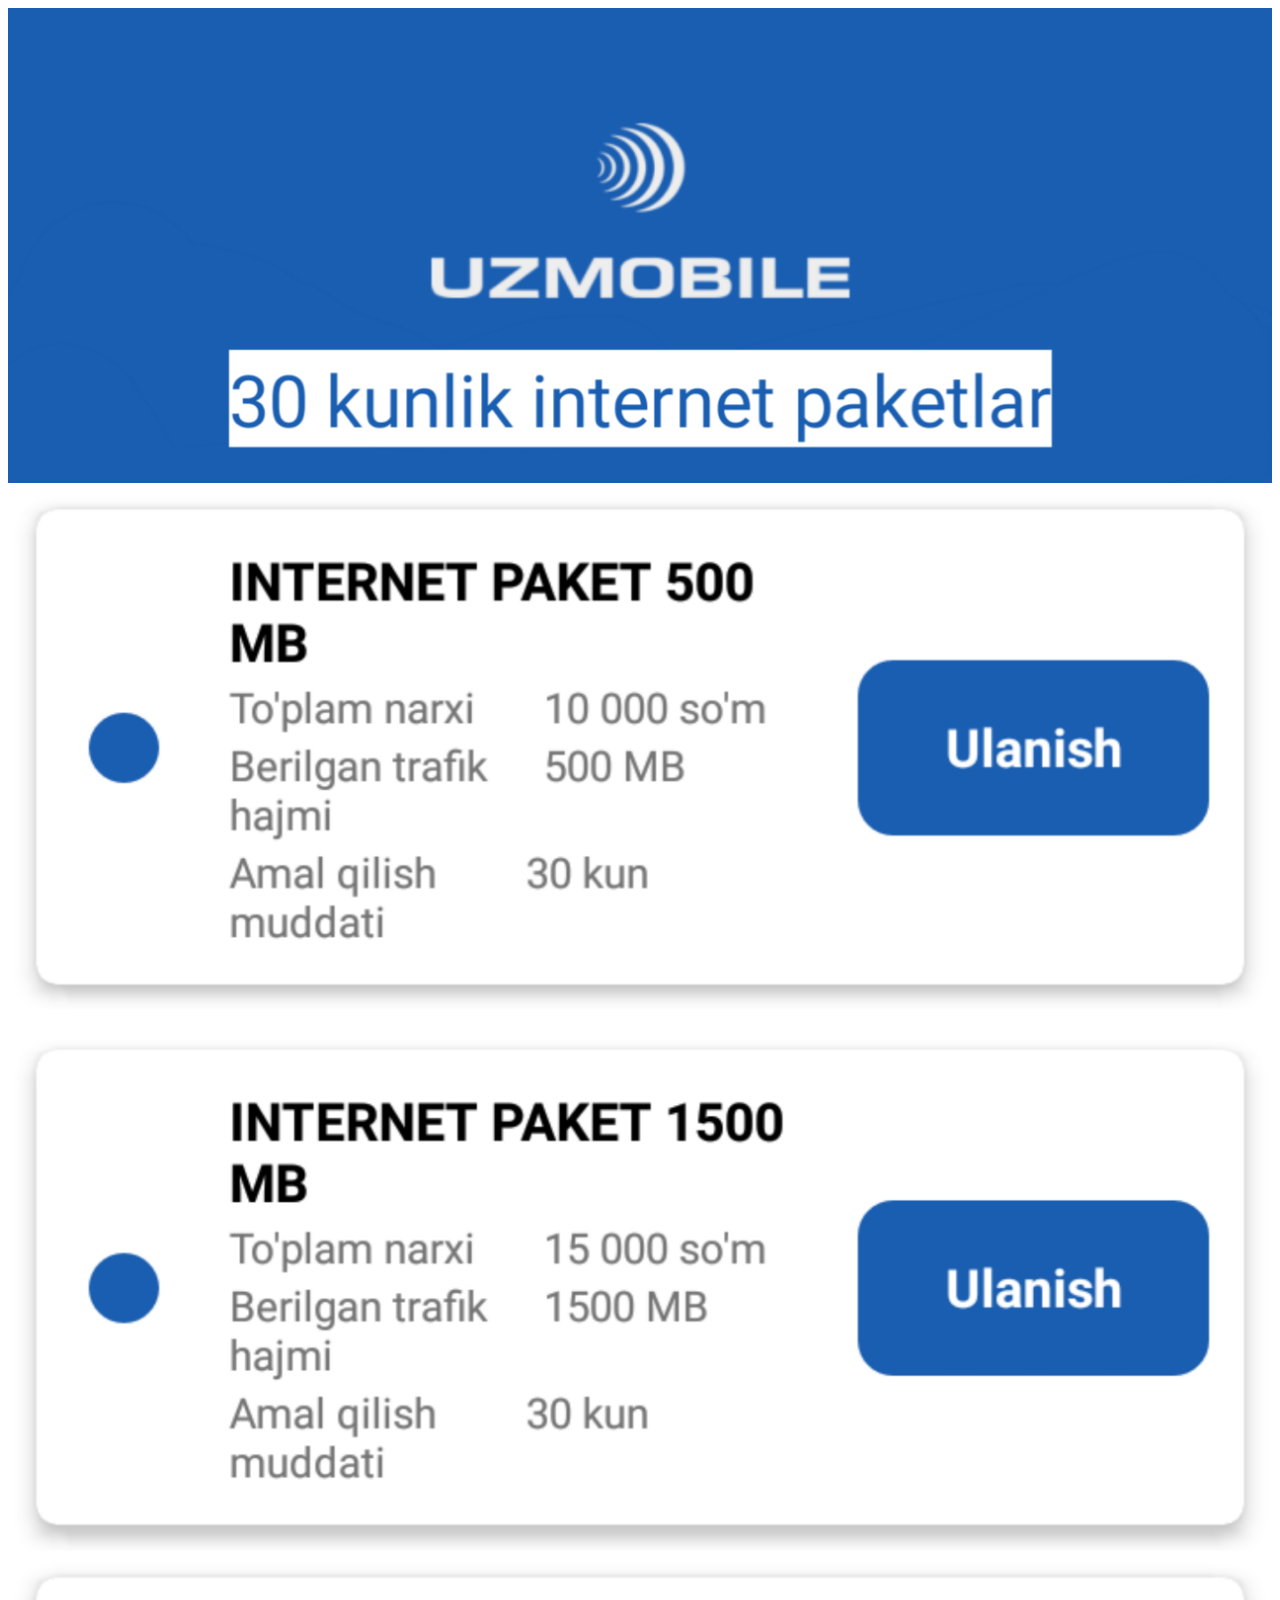
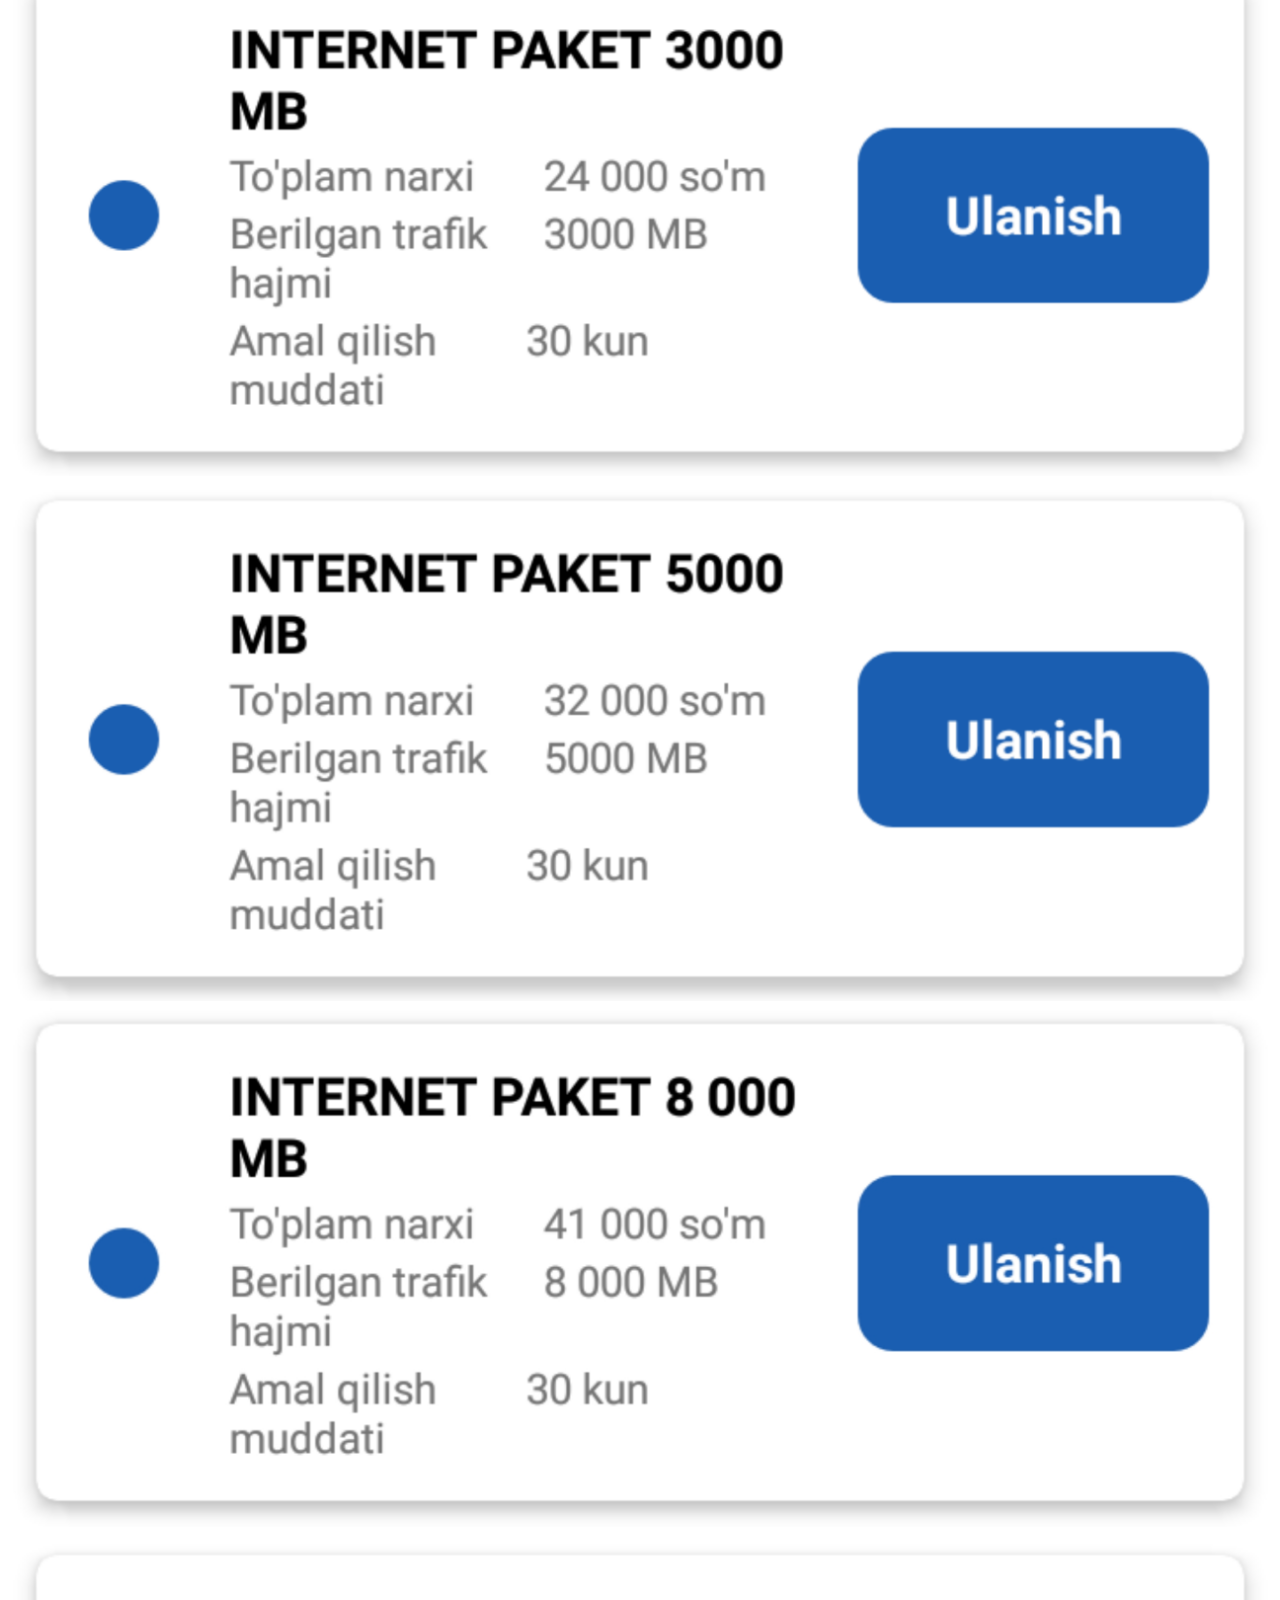
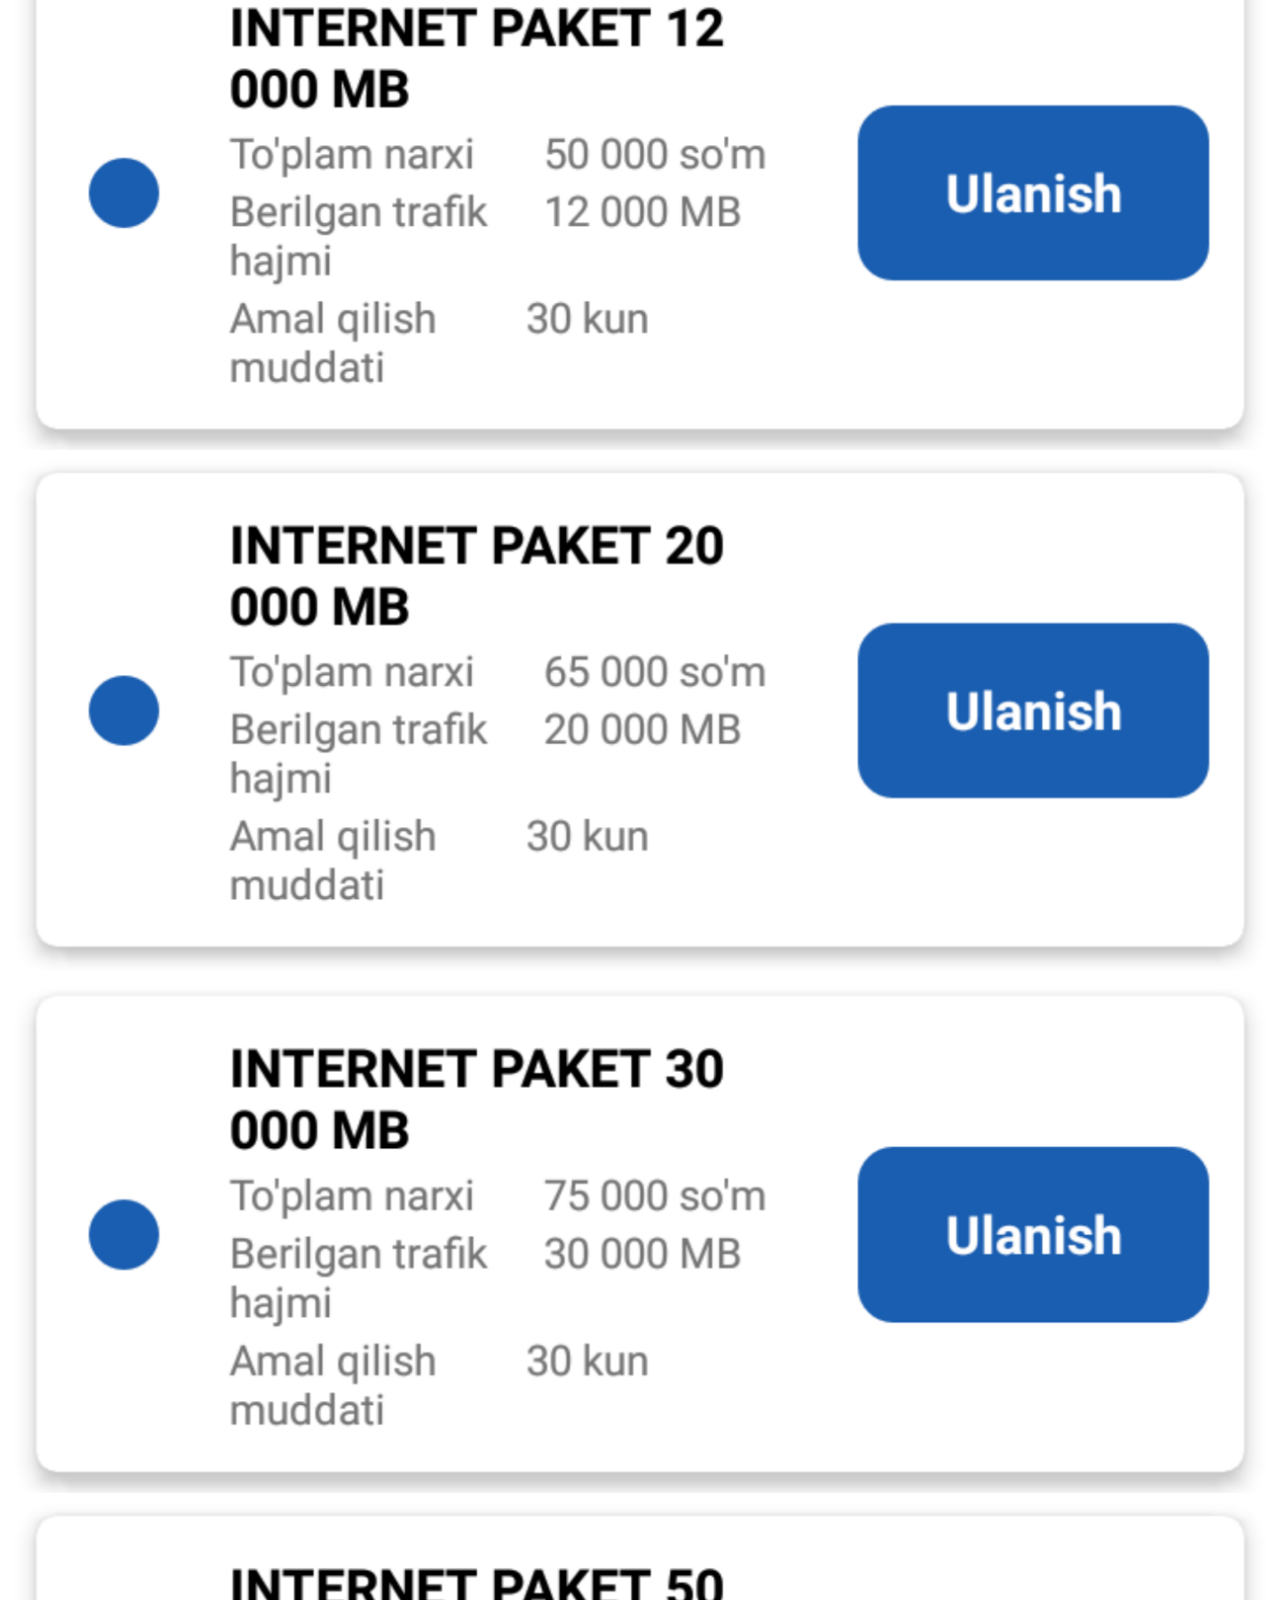
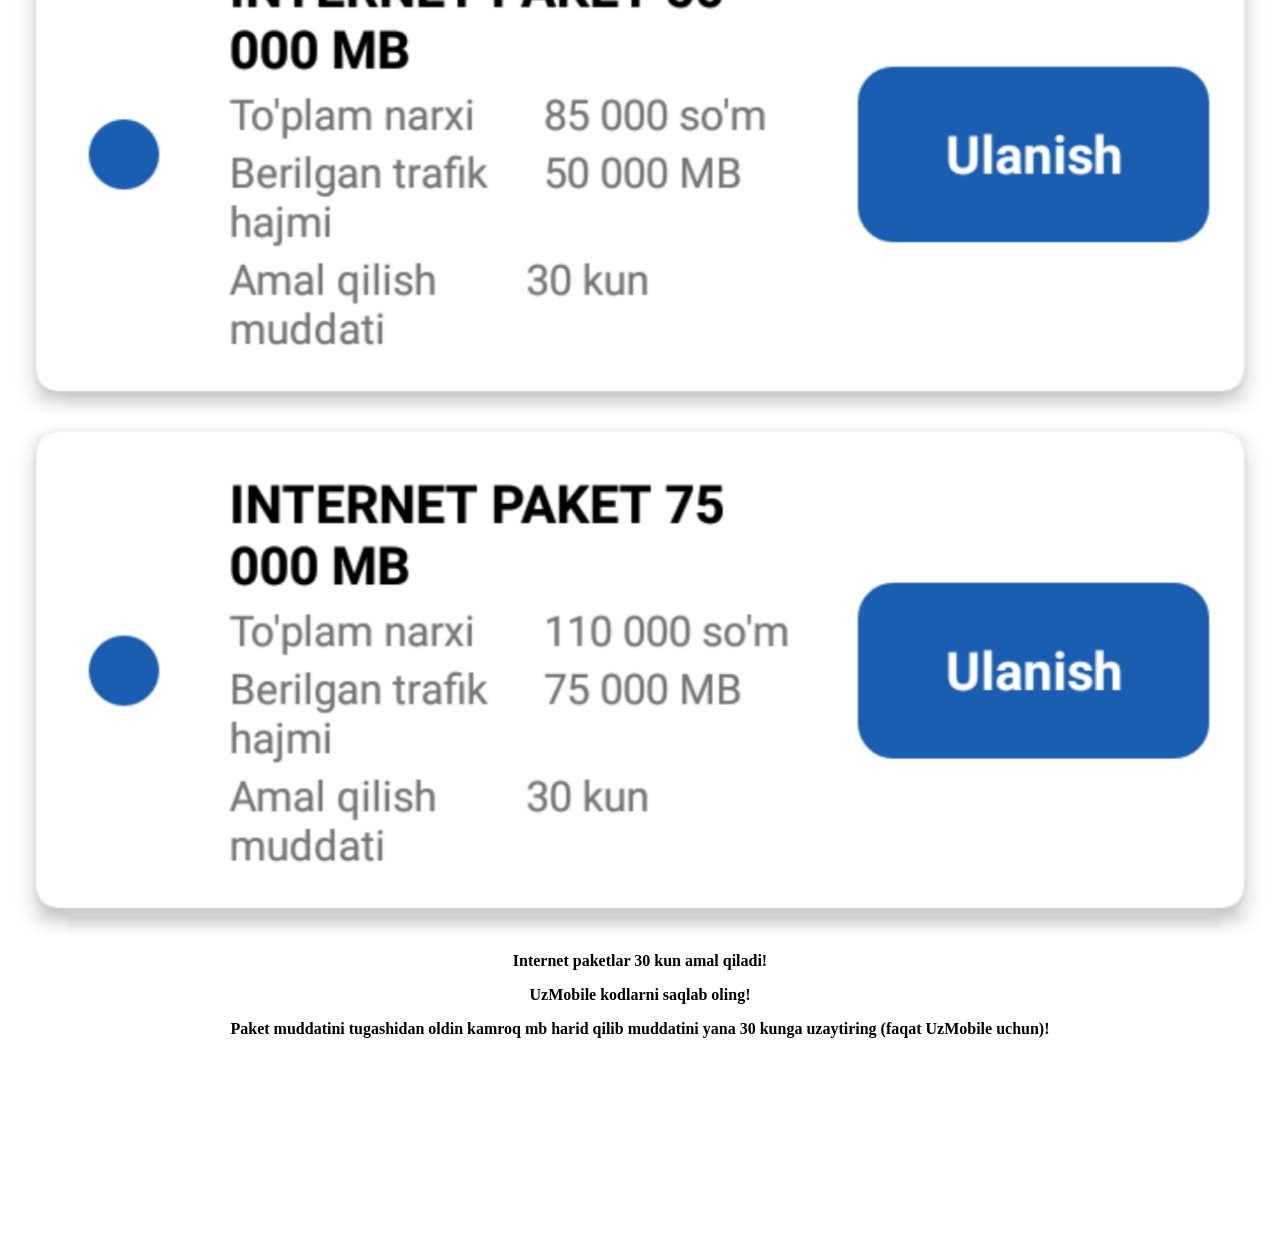
<file: app/src/main/assets/www/mb.html>
<html><head>
    <title> Sardor Zoir o'g'li </title>
</head><body style="background-image:url(qora.jpg);border-radius: 50%; -webkit-background-size: cover;
	-moz-background-size: cover;
	background-size: cover;
	padding-bottom: 12rem;"> 

<center> <font size="4" face="serif" color="00ff00"><img src="iconmb.png" style="border-radius:0px;" width="100%" border="0"><br>
        </font>
<a href="tel:*147*10072*63913%23" >

<img src="500.png" style="border-radius:0px;" width="100%" border="0"><br>
        <p>
</a><a href="tel:*147*10073*63913%23"><img src="1500.png" style="border-radius:0px;" width="100%" border="0">
   </a> 
<a href="tel:*147*10074*63913%23"><img src="3000.png" style="border-radius:0px;" width="100%" border="0">
   </a> 
<a href="tel:*147*10075*63913%23"><img src="5000.png" style="border-radius:0px;" width="100%" border="0">
   </a> 
<a href="tel:*147*10076*63913%23"><img src="8000.png" style="border-radius:0px;" width="100%" border="0">
   </a> 
<a href="tel:*147*10077*63913%23"><img src="12000.png" style="border-radius:0px;" width="100%" border="0">
   </a> 
<a href="tel:*147*10078*63913%23"><img src="20000.png" style="border-radius:0px;" width="100%" border="0">
   </a> 
<a href="tel:*147*10079*63913%23"><img src="30000.png" style="border-radius:0px;" width="100%" border="0">
   </a> 
<a href="tel:*147*10080*63913%23"><img src="50000.png" style="border-radius:0px;" width="100%" border="0">
   </a> 
<a href="tel:*147*10150*63913%23"><img src="75000.png" style="border-radius:0px;" width="100%" border="0">
   </a>
<b>
    <p> Internet paketlar 30 kun amal qiladi! </p>
    <p> UzMobile  kodlarni saqlab oling! </p>
    <p> Paket muddatini tugashidan oldin kamroq mb harid qilib muddatini yana 30 kunga uzaytiring (faqat UzMobile uchun)!</p>
</b>
    </center>
</html>
</file>
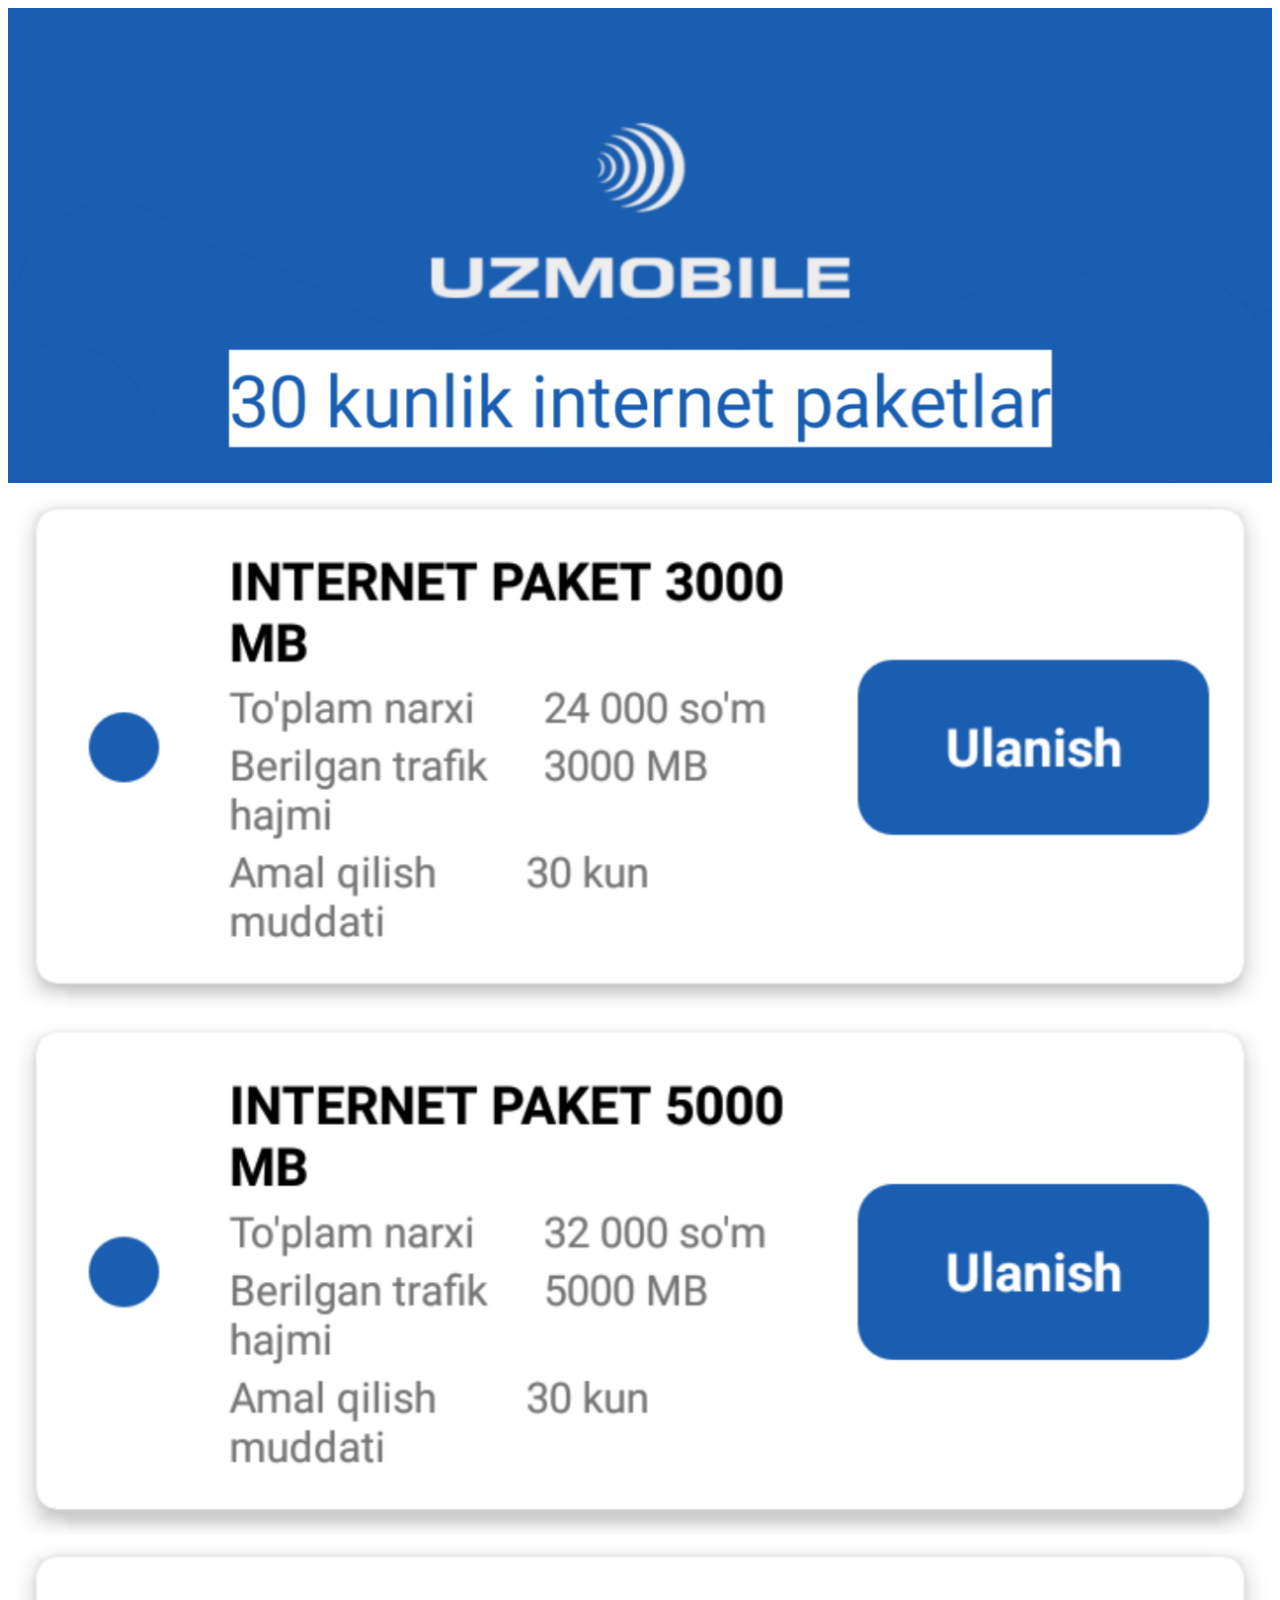
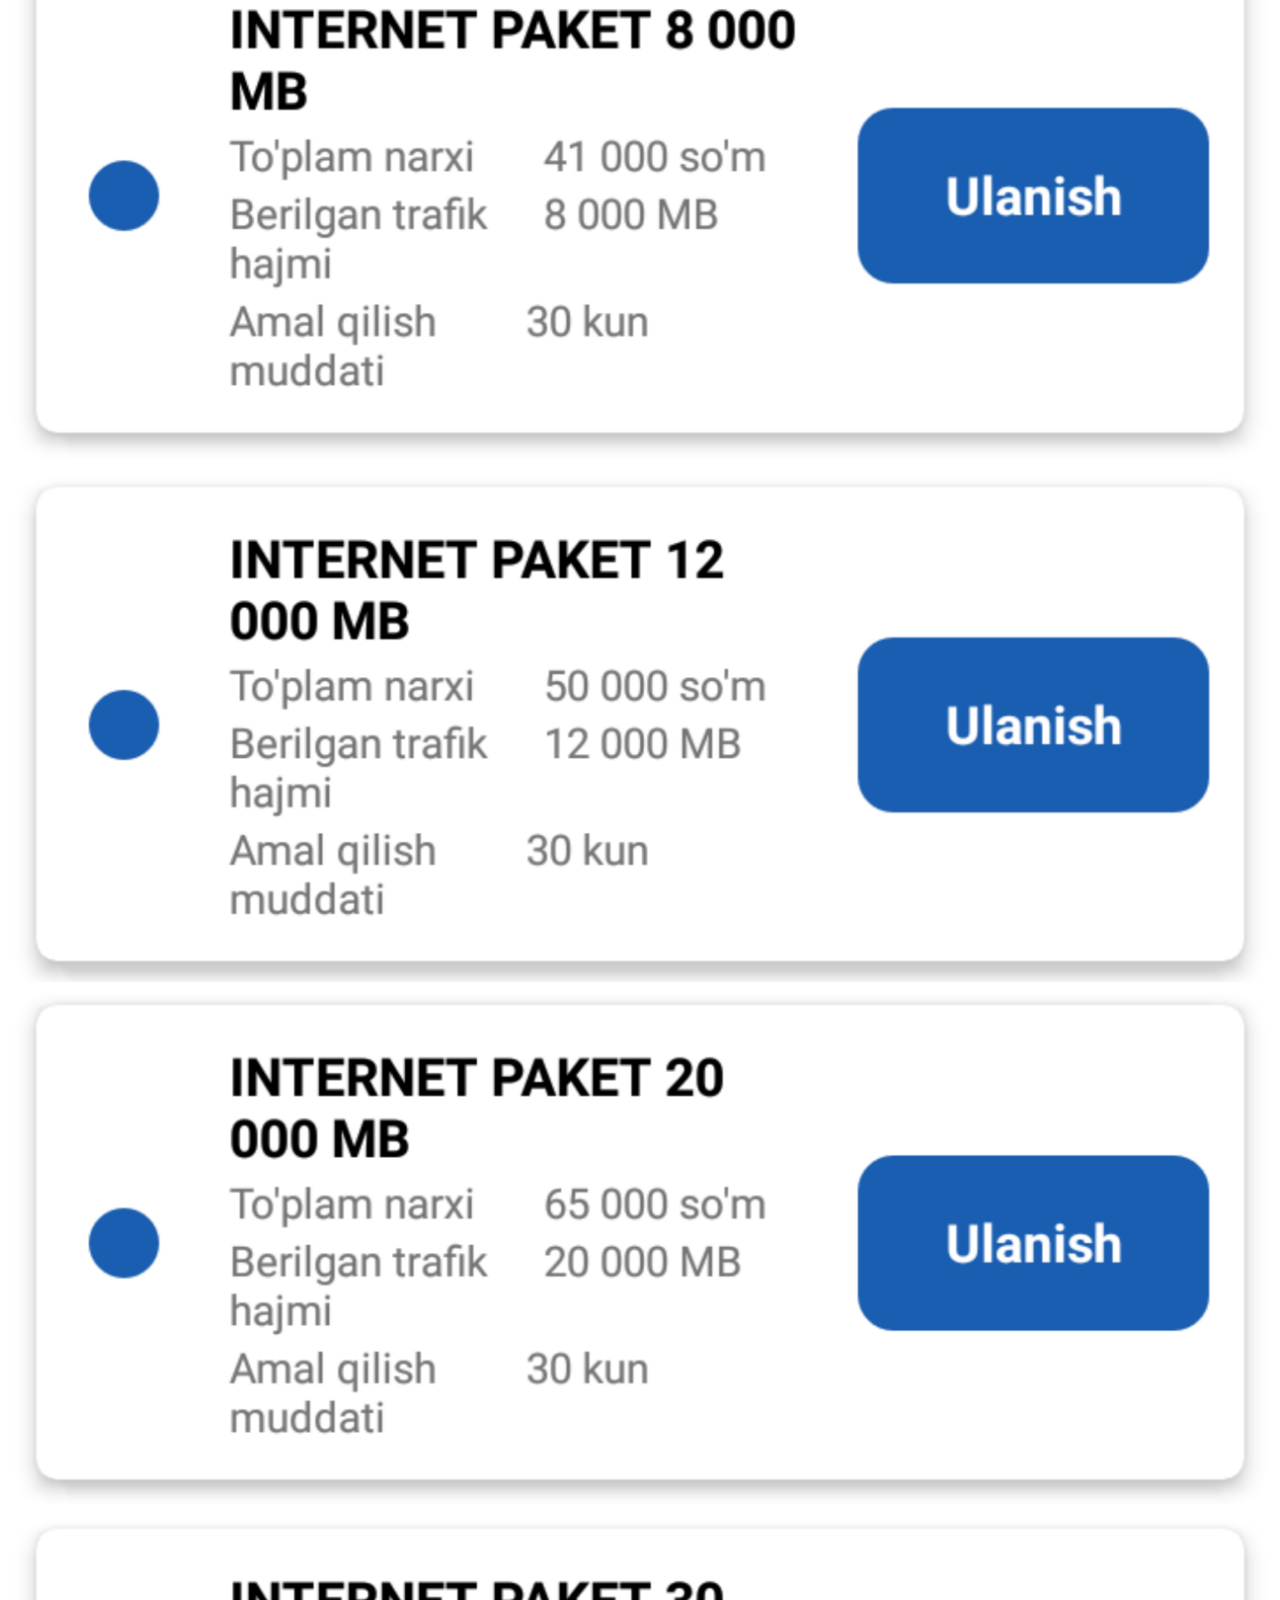
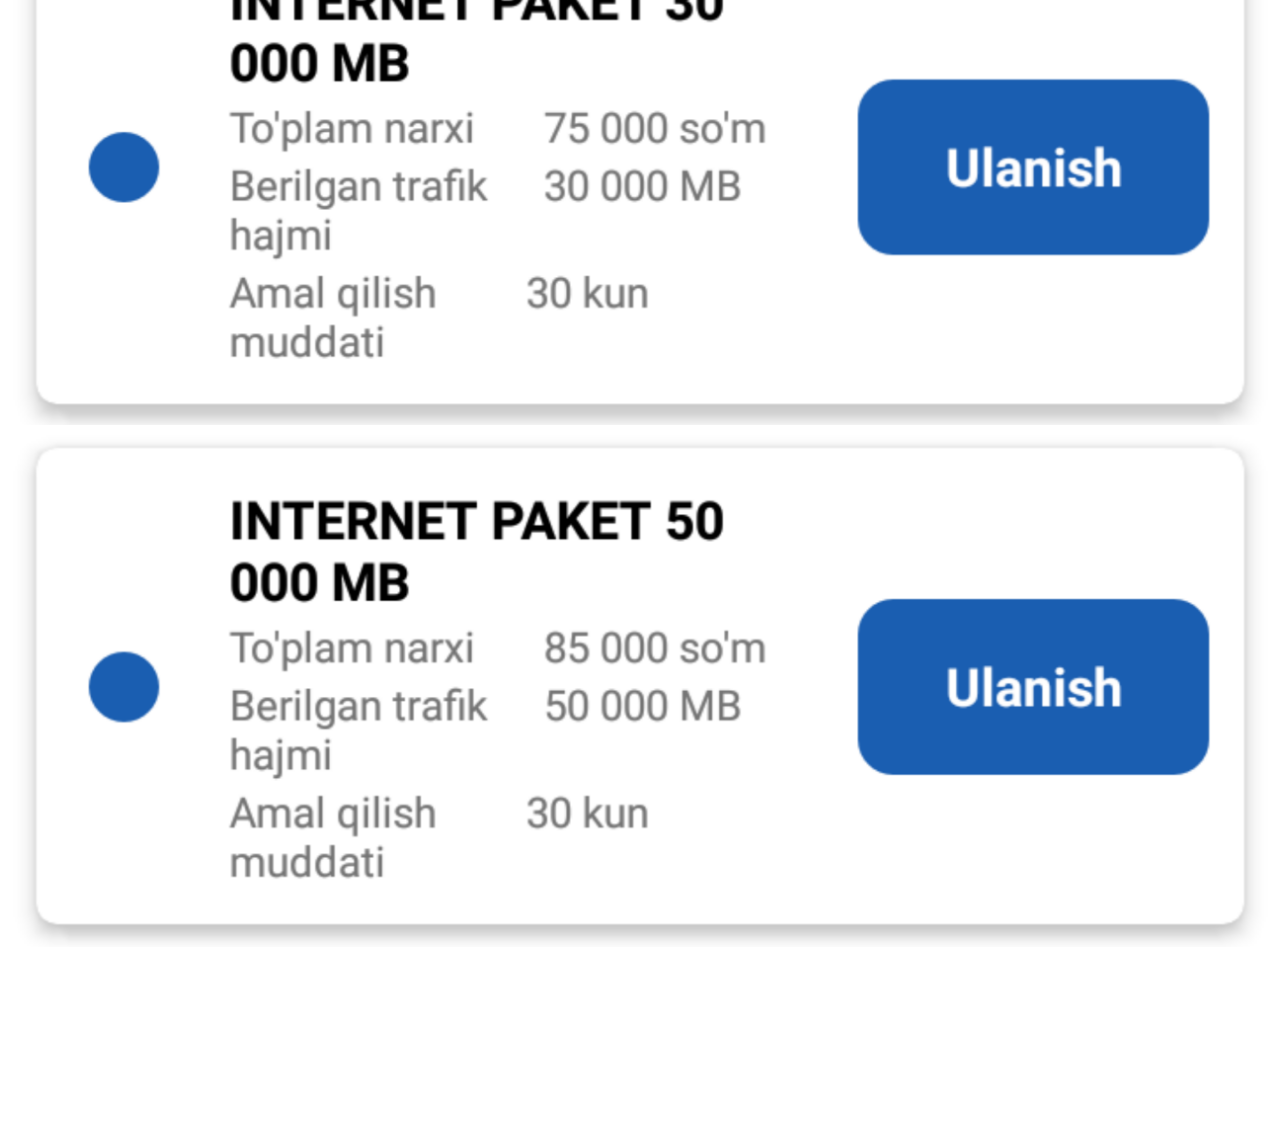
<file: app/src/main/assets/www/nonstop.html>
<html><head>
    <title> Sardor Zoir o'g'li </title>
</head><body style="background-image:url(qora.jpg);border-radius: 50%; -webkit-background-size: cover;
	-moz-background-size: cover;
	background-size: cover;
	padding-bottom: 12rem;"> 

<center> <font size="4" face="serif" color="00ff00"><img src="iconmb.png" style="border-radius:0px;" width="100%" border="0"><br>
        </font>
  

<a href="tel:*147*10055*63913%23"><img src="3000.png" style="border-radius:0px;" width="100%" border="0">
   </a> 
<a href="tel:*147*10056*63913%23"><img src="5000.png" style="border-radius:0px;" width="100%" border="0">
   </a> 
<a href="tel:*147*10057*63913%23"><img src="8000.png" style="border-radius:0px;" width="100%" border="0">
   </a> 
<a href="tel:*147*10151*63913%23"><img src="12000.png" style="border-radius:0px;" width="100%" border="0">
   </a> 
<a href="tel:*147*10152*63913%23"><img src="20000.png" style="border-radius:0px;" width="100%" border="0">
   </a> 
<a href="tel:*147*10153*63913%23"><img src="30000.png" style="border-radius:0px;" width="100%" border="0">
   </a> 
<a href="tel:*147*10154*63913%23"><img src="50000.png" style="border-radius:0px;" width="100%" border="0">
   </a> 
   

    </center>
</html>
</file>
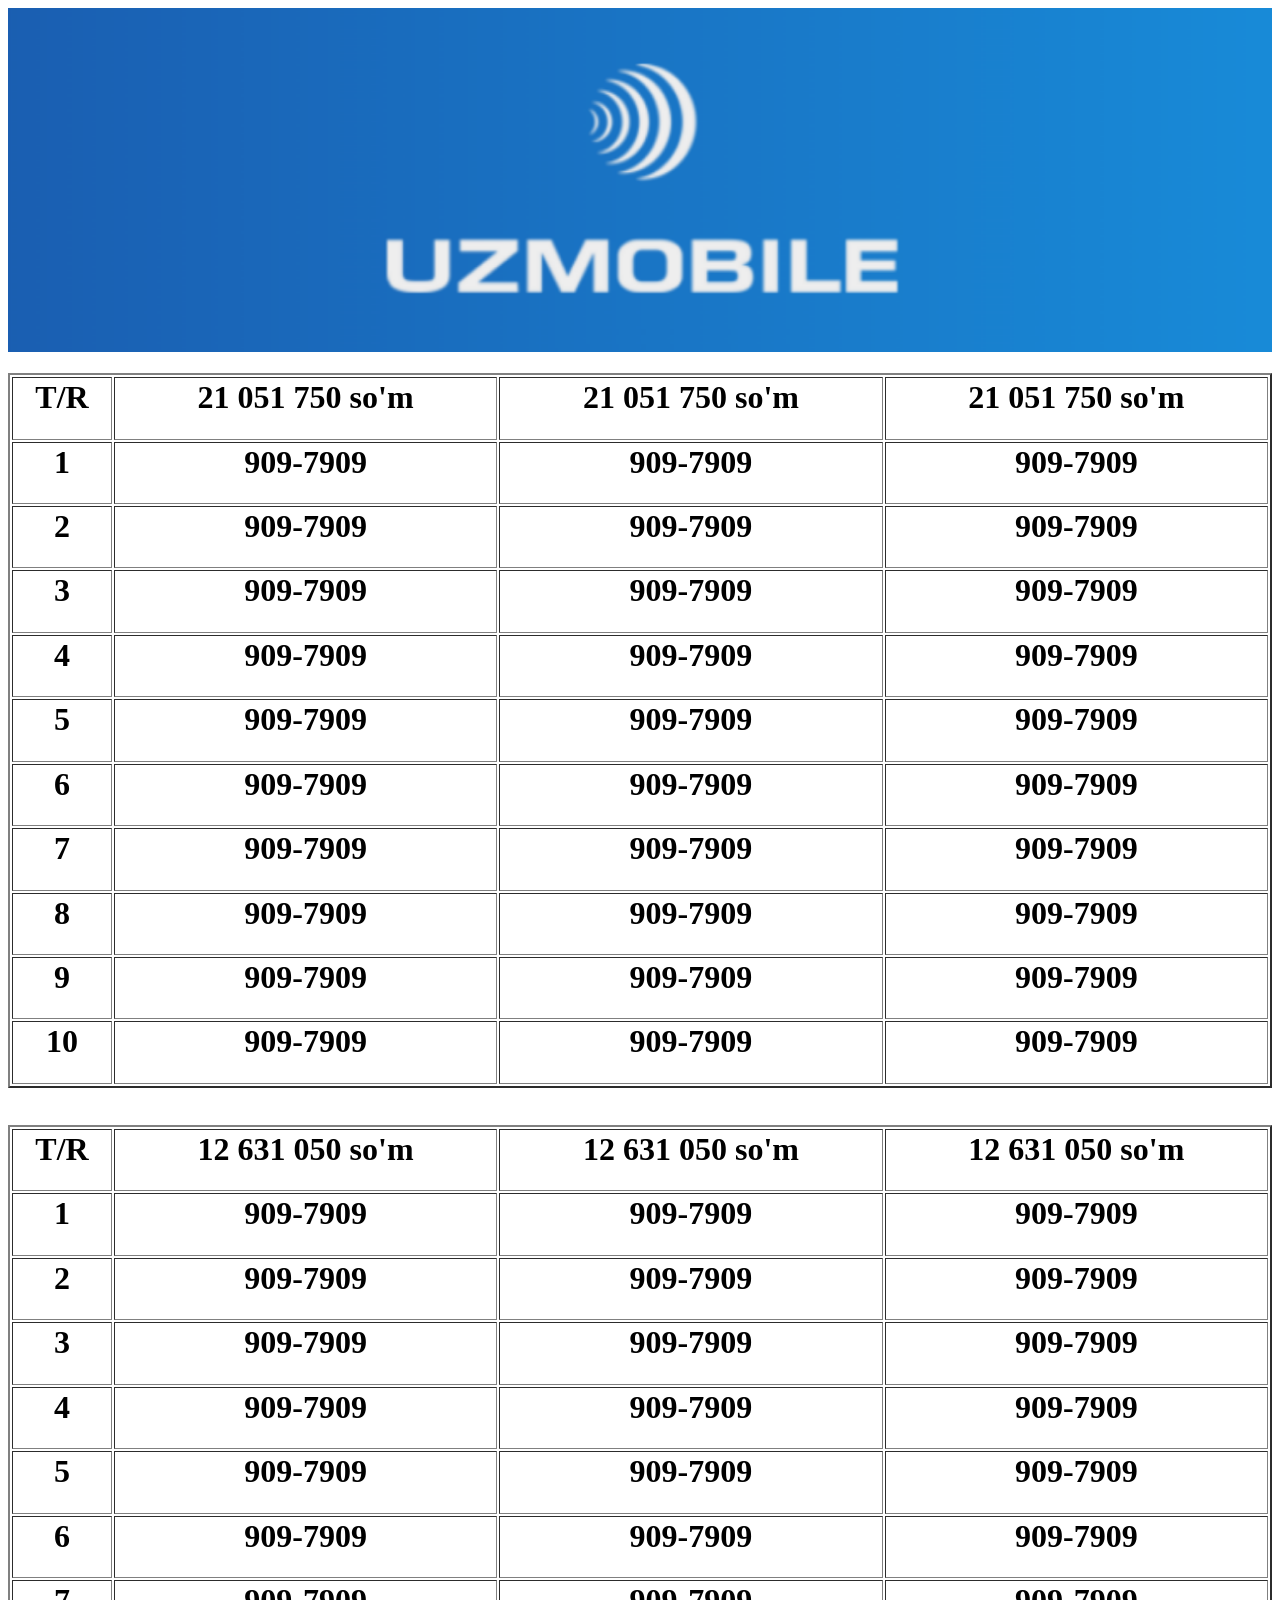
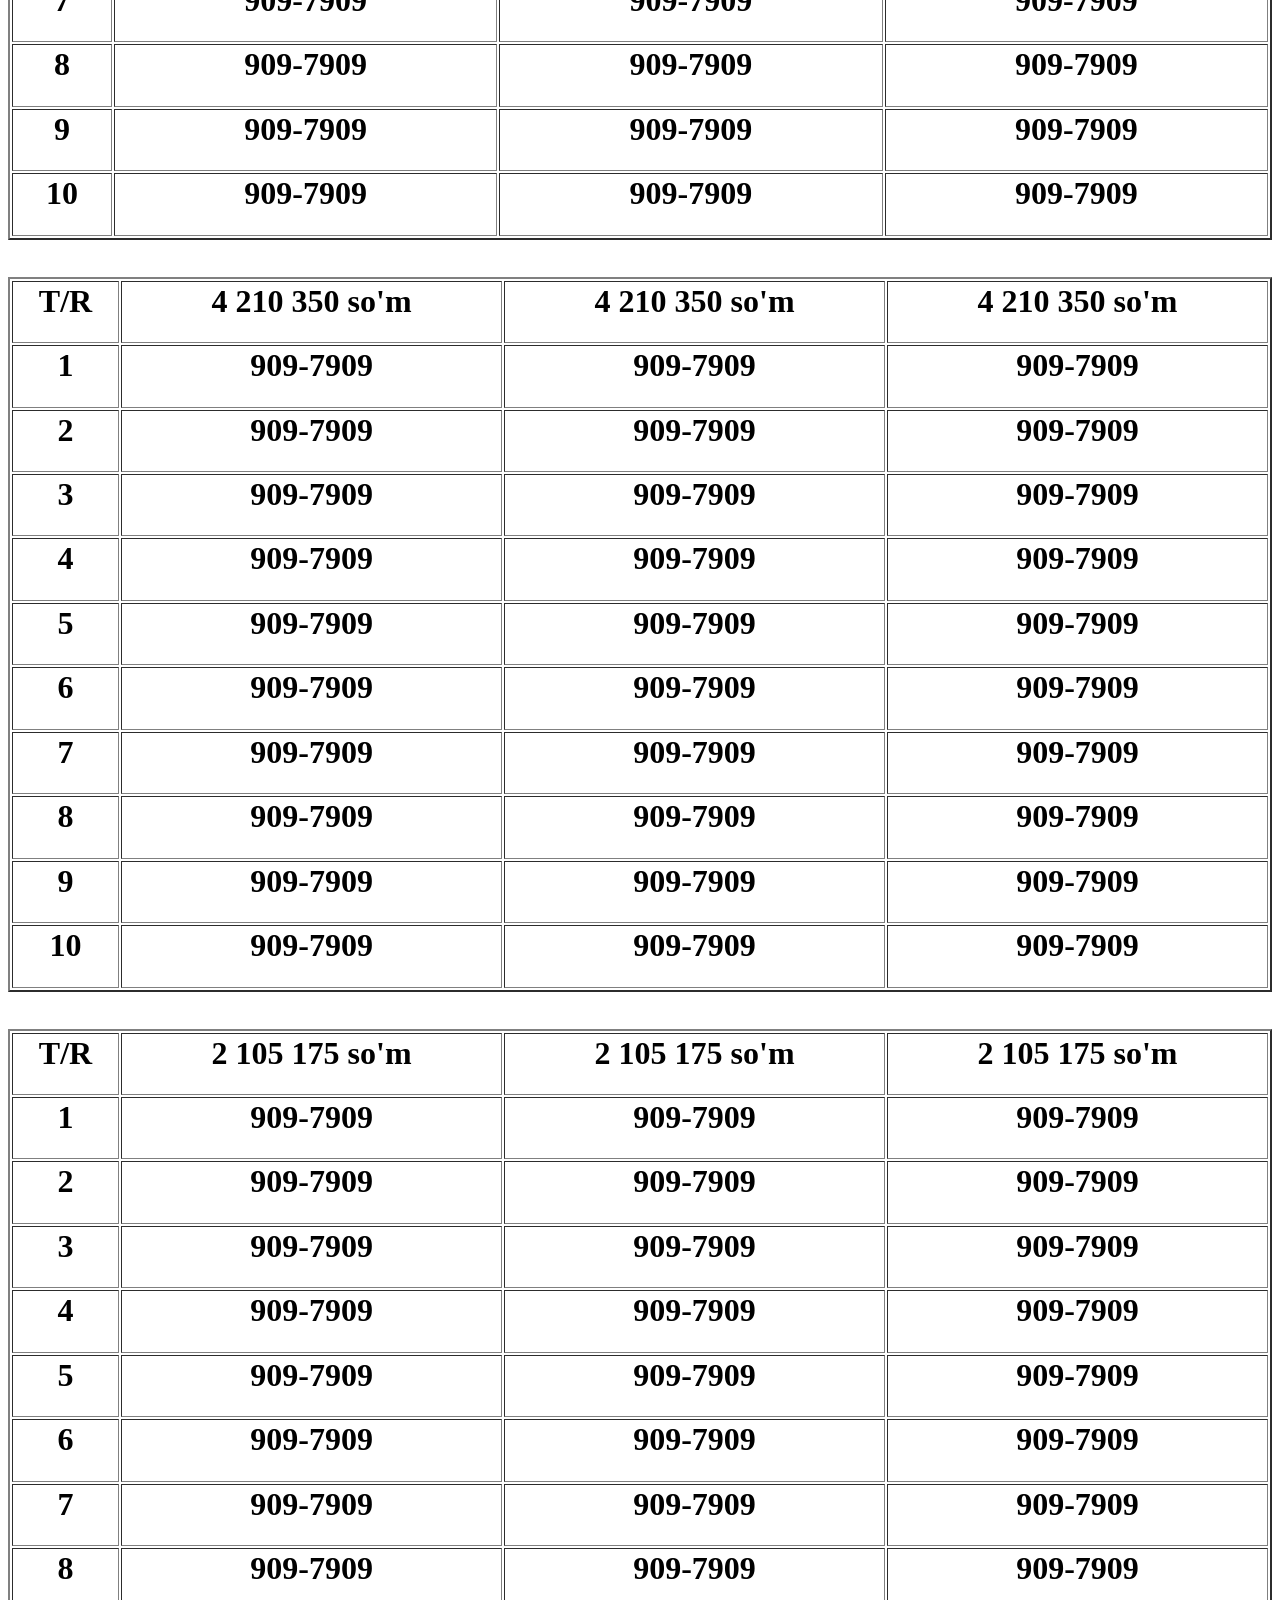
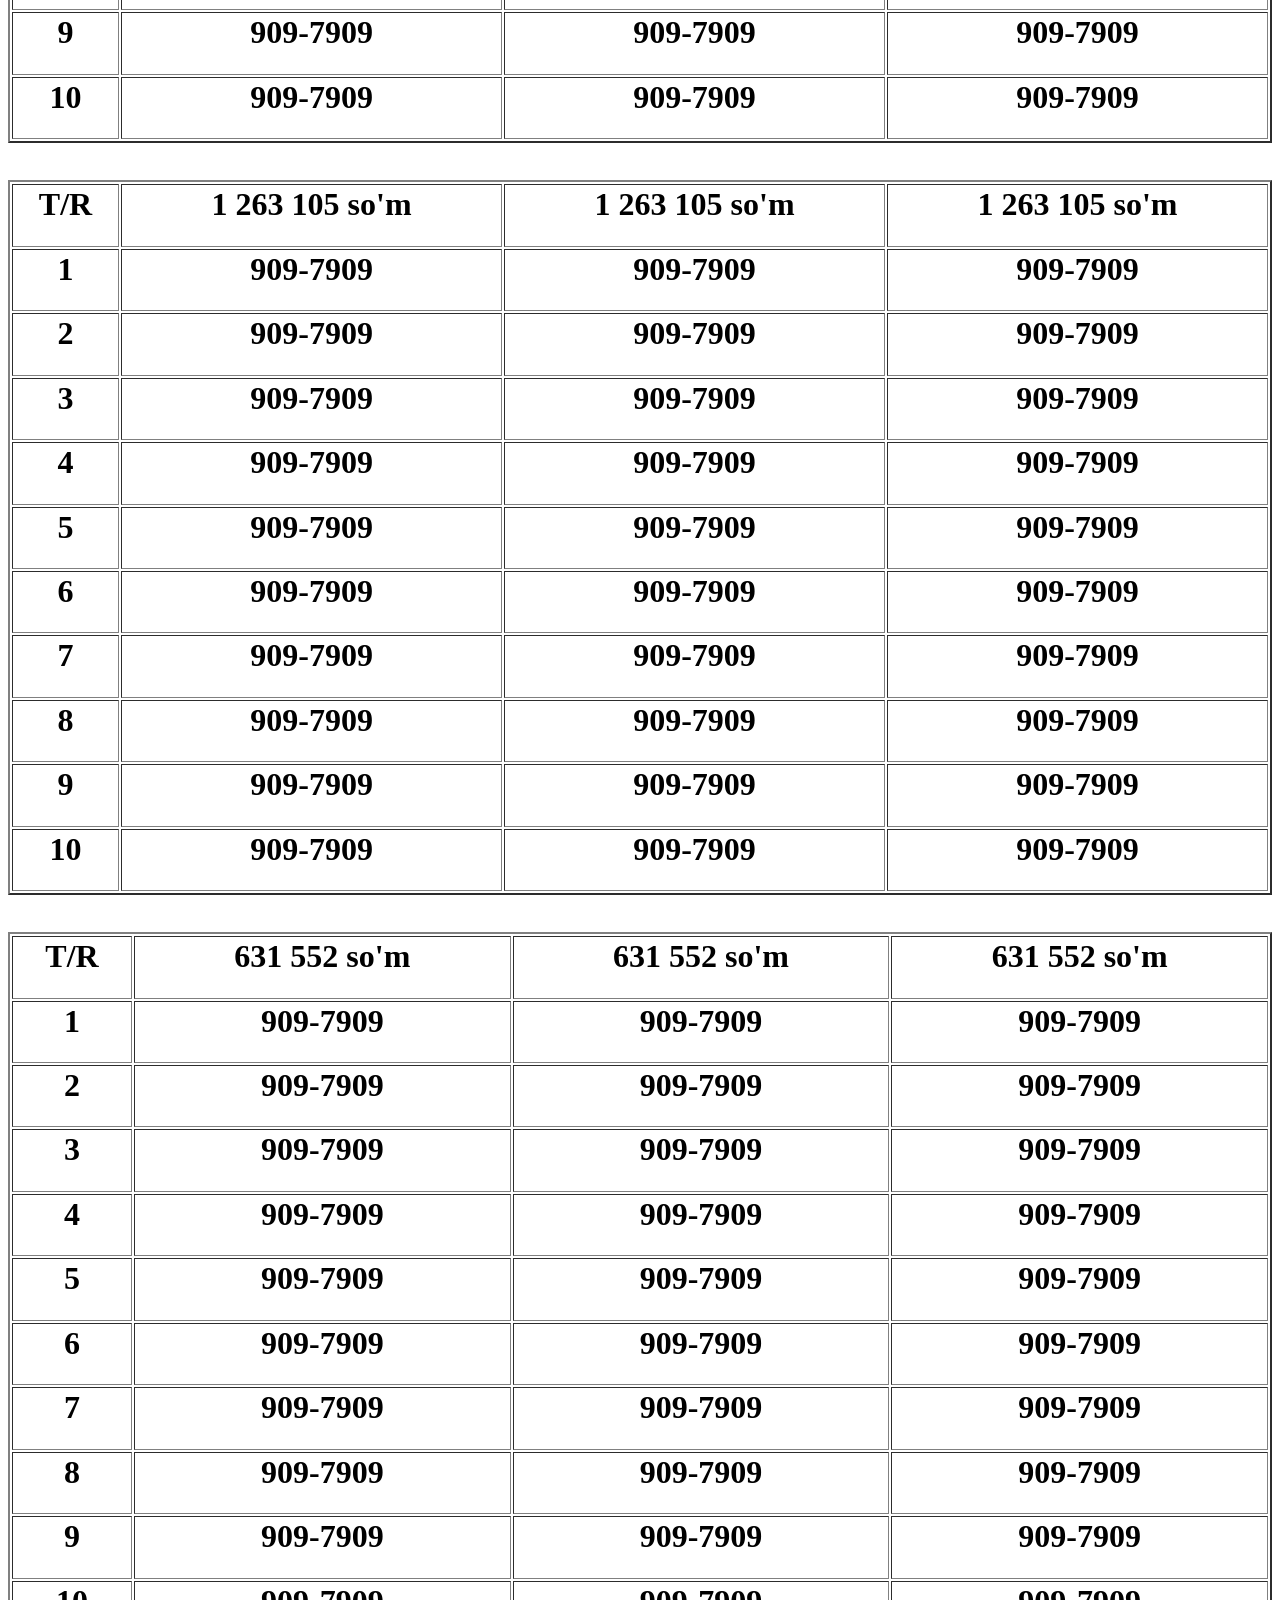
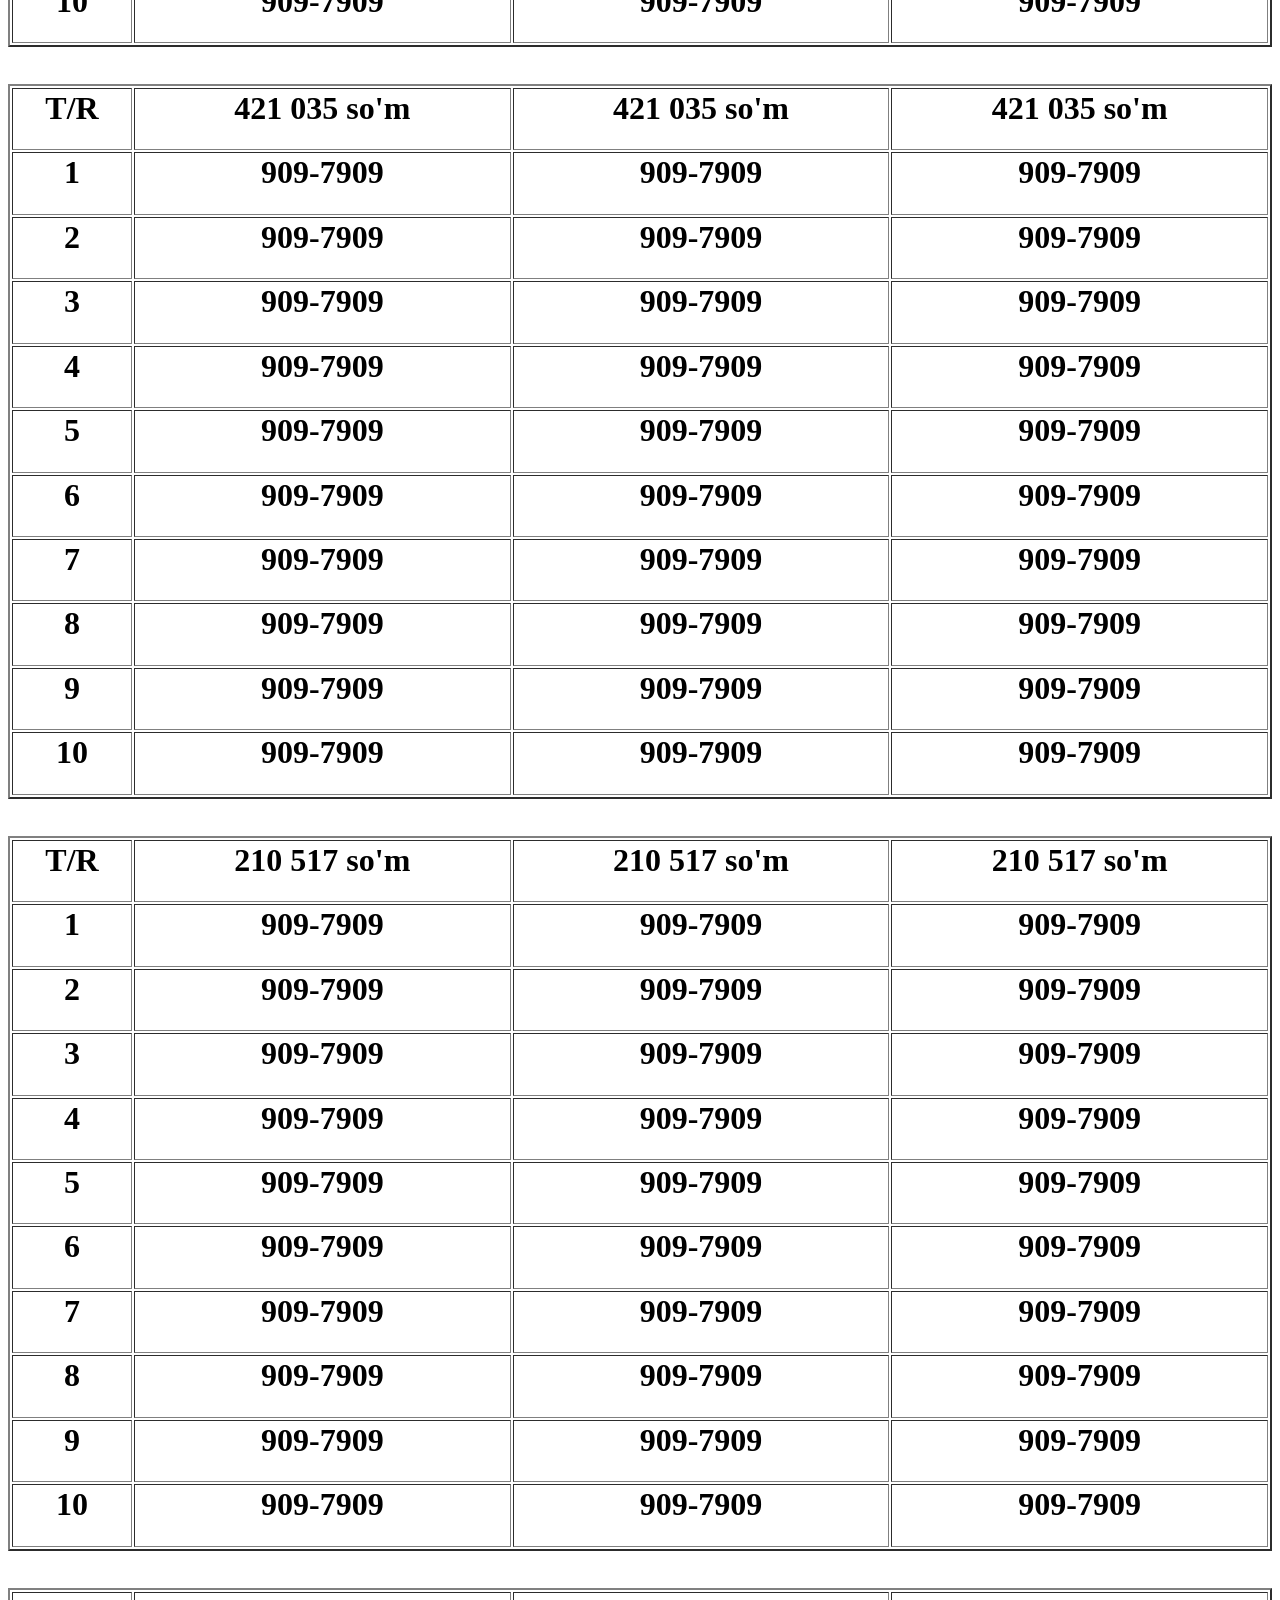
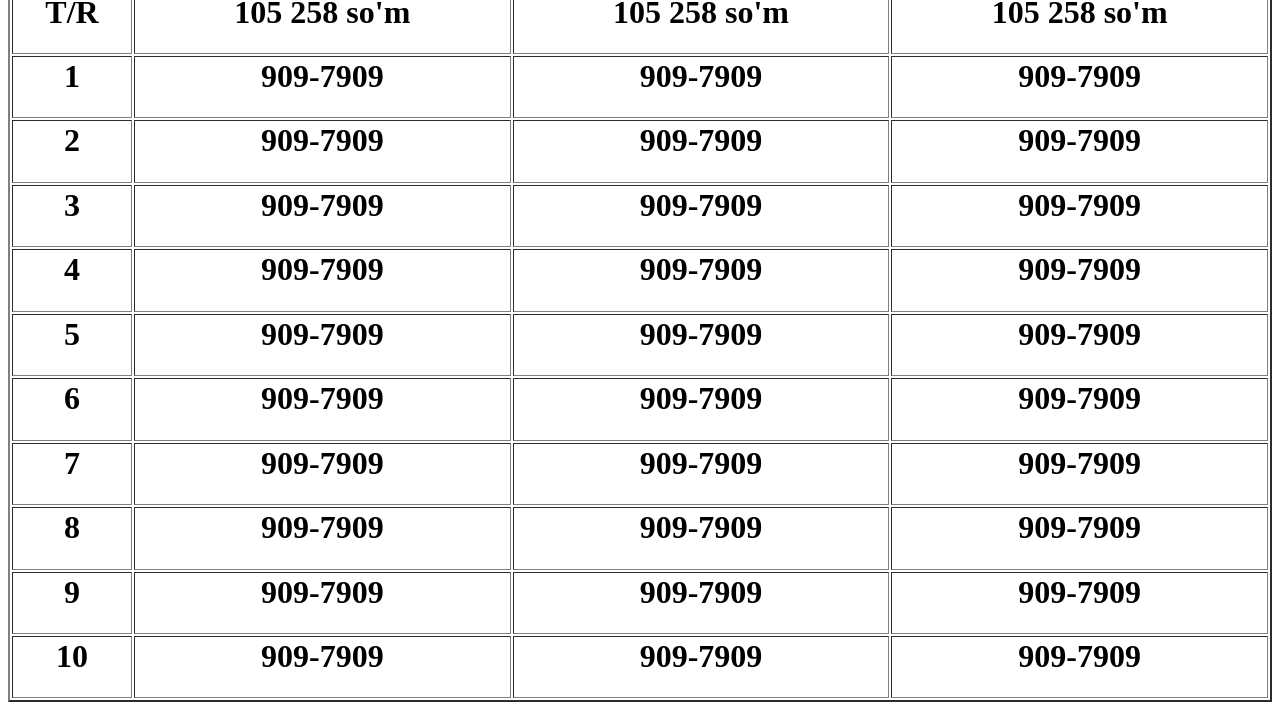
<file: app/src/main/assets/www/raqam.html>
<html><head><title> CHIGATOY MOBILE</title></head><body style="background-image:url(qora.jpg);border-radius: 0%; -webkit-background-size: cover;
	-moz-background-size: cover;
	background-size: cover;
	padding-bottom: 0rem;"> 
<center> <font size="4" face="serif" color="00ff00"><img src="infoicon.png" style="border-radius:0px;" width="100%" border="0"><br></font>



<h1><TABLE BORDER="2" WIDTH="100%">
<TR>
<TD><h1><center>T/R</center></h1></TD>
<TD><h1><center>21 051 750 so'm </center></TD>
<TD><h1><center>21 051 750 so'm </center></TD>
<TD><h1><center>21 051 750 so'm </center></TD>
</TR>

<TR>
<TD><h1><center>1</center></h1></TD>
<TD><h1><center>909-7909 </center></TD>
<TD><h1><center>909-7909 </center></TD>
<TD><h1><center>909-7909 </center></TD>
</TR>
<TR>
<TD><h1><center>2</center></h1></TD>
<TD><h1><center>909-7909 </center></TD>
<TD><h1><center>909-7909 </center></TD>
<TD><h1><center>909-7909 </center></TD>
</TR>
<TR>
<TD><h1><center>3</center></h1></TD>
<TD><h1><center>909-7909 </center></TD>
<TD><h1><center>909-7909 </center></TD>
<TD><h1><center>909-7909 </center></TD>
</TR>
<TR>
<TD><h1><center>4</center></h1></TD>
<TD><h1><center>909-7909 </center></TD>
<TD><h1><center>909-7909 </center></TD>
<TD><h1><center>909-7909 </center></TD>
</TR>
<TR>
<TD><h1><center>5</center></h1></TD>
<TD><h1><center>909-7909 </center></TD>
<TD><h1><center>909-7909 </center></TD>
<TD><h1><center>909-7909 </center></TD>
</TR>
<TR>
<TD><h1><center>6</center></h1></TD>
<TD><h1><center>909-7909 </center></TD>
<TD><h1><center>909-7909 </center></TD>
<TD><h1><center>909-7909 </center></TD>
</TR>
<TR>
<TD><h1><center>7</center></h1></TD>
<TD><h1><center>909-7909 </center></TD>
<TD><h1><center>909-7909 </center></TD>
<TD><h1><center>909-7909 </center></TD>
</TR>
<TR>
<TD><h1><center>8</center></h1></TD>
<TD><h1><center>909-7909 </center></TD>
<TD><h1><center>909-7909 </center></TD>
<TD><h1><center>909-7909 </center></TD>
</TR>
<TR>
<TD><h1><center>9</center></h1></TD>
<TD><h1><center>909-7909 </center></TD>
<TD><h1><center>909-7909 </center></TD>
<TD><h1><center>909-7909 </center></TD>
</TR>
<TR>
<TD><h1><center>10</center></h1></TD>
<TD><h1><center>909-7909 </center></TD>
<TD><h1><center>909-7909 </center></TD>
<TD><h1><center>909-7909 </center></TD>
</TR></TABLE><br>


<TABLE BORDER="2" WIDTH="100%">
<TR>
<TD><h1><center>T/R</center></h1></TD>
<TD><h1><center>12 631 050 so'm </center></TD>
<TD><h1><center>12 631 050 so'm </center></TD>
<TD><h1><center>12 631 050 so'm </center></TD>
</TR>

<TR>
<TD><h1><center>1</center></h1></TD>
<TD><h1><center>909-7909 </center></TD>
<TD><h1><center>909-7909 </center></TD>
<TD><h1><center>909-7909 </center></TD>
</TR>
<TR>
<TD><h1><center>2</center></h1></TD>
<TD><h1><center>909-7909 </center></TD>
<TD><h1><center>909-7909 </center></TD>
<TD><h1><center>909-7909 </center></TD>
</TR>
<TR>
<TD><h1><center>3</center></h1></TD>
<TD><h1><center>909-7909 </center></TD>
<TD><h1><center>909-7909 </center></TD>
<TD><h1><center>909-7909 </center></TD>
</TR>
<TR>
<TD><h1><center>4</center></h1></TD>
<TD><h1><center>909-7909 </center></TD>
<TD><h1><center>909-7909 </center></TD>
<TD><h1><center>909-7909 </center></TD>
</TR>
<TR>
<TD><h1><center>5</center></h1></TD>
<TD><h1><center>909-7909 </center></TD>
<TD><h1><center>909-7909 </center></TD>
<TD><h1><center>909-7909 </center></TD>
</TR>
<TR>
<TD><h1><center>6</center></h1></TD>
<TD><h1><center>909-7909 </center></TD>
<TD><h1><center>909-7909 </center></TD>
<TD><h1><center>909-7909 </center></TD>
</TR>
<TR>
<TD><h1><center>7</center></h1></TD>
<TD><h1><center>909-7909 </center></TD>
<TD><h1><center>909-7909 </center></TD>
<TD><h1><center>909-7909 </center></TD>
</TR>
<TR>
<TD><h1><center>8</center></h1></TD>
<TD><h1><center>909-7909 </center></TD>
<TD><h1><center>909-7909 </center></TD>
<TD><h1><center>909-7909 </center></TD>
</TR>
<TR>
<TD><h1><center>9</center></h1></TD>
<TD><h1><center>909-7909 </center></TD>
<TD><h1><center>909-7909 </center></TD>
<TD><h1><center>909-7909 </center></TD>
</TR>
<TR>
<TD><h1><center>10</center></h1></TD>
<TD><h1><center>909-7909 </center></TD>
<TD><h1><center>909-7909 </center></TD>
<TD><h1><center>909-7909 </center></TD>
</TR></TABLE><br>

<TABLE BORDER="2" WIDTH="100%">
<TR>
<TD><h1><center>T/R</center></h1></TD>
<TD><h1><center>4 210 350 so'm </center></TD>
<TD><h1><center>4 210 350 so'm </center></TD>
<TD><h1><center>4 210 350 so'm </center></TD>
</TR>
<TR>
<TD><h1><center>1</center></h1></TD>
<TD><h1><center>909-7909 </center></TD>
<TD><h1><center>909-7909 </center></TD>
<TD><h1><center>909-7909 </center></TD>
</TR>
<TR>
<TD><h1><center>2</center></h1></TD>
<TD><h1><center>909-7909 </center></TD>
<TD><h1><center>909-7909 </center></TD>
<TD><h1><center>909-7909 </center></TD>
</TR>
<TR>
<TD><h1><center>3</center></h1></TD>
<TD><h1><center>909-7909 </center></TD>
<TD><h1><center>909-7909 </center></TD>
<TD><h1><center>909-7909 </center></TD>
</TR>
<TR>
<TD><h1><center>4</center></h1></TD>
<TD><h1><center>909-7909 </center></TD>
<TD><h1><center>909-7909 </center></TD>
<TD><h1><center>909-7909 </center></TD>
</TR>
<TR>
<TD><h1><center>5</center></h1></TD>
<TD><h1><center>909-7909 </center></TD>
<TD><h1><center>909-7909 </center></TD>
<TD><h1><center>909-7909 </center></TD>
</TR>
<TR>
<TD><h1><center>6</center></h1></TD>
<TD><h1><center>909-7909 </center></TD>
<TD><h1><center>909-7909 </center></TD>
<TD><h1><center>909-7909 </center></TD>
</TR>
<TR>
<TD><h1><center>7</center></h1></TD>
<TD><h1><center>909-7909 </center></TD>
<TD><h1><center>909-7909 </center></TD>
<TD><h1><center>909-7909 </center></TD>
</TR>
<TR>
<TD><h1><center>8</center></h1></TD>
<TD><h1><center>909-7909 </center></TD>
<TD><h1><center>909-7909 </center></TD>
<TD><h1><center>909-7909 </center></TD>
</TR>
<TR>
<TD><h1><center>9</center></h1></TD>
<TD><h1><center>909-7909 </center></TD>
<TD><h1><center>909-7909 </center></TD>
<TD><h1><center>909-7909 </center></TD>
</TR>
<TR>
<TD><h1><center>10</center></h1></TD>
<TD><h1><center>909-7909 </center></TD>
<TD><h1><center>909-7909 </center></TD>
<TD><h1><center>909-7909 </center></TD>
</TR></TABLE><br>

<TABLE BORDER="2" WIDTH="100%">
<TR>
<TD><h1><center>T/R</center></h1></TD>
<TD><h1><center>2 105 175 so'm </center></TD>
<TD><h1><center>2 105 175 so'm </center></TD>
<TD><h1><center>2 105 175  so'm </center></TD>
</TR>
<TR>
<TD><h1><center>1</center></h1></TD>
<TD><h1><center>909-7909 </center></TD>
<TD><h1><center>909-7909 </center></TD>
<TD><h1><center>909-7909 </center></TD>
</TR>
<TR>
<TD><h1><center>2</center></h1></TD>
<TD><h1><center>909-7909 </center></TD>
<TD><h1><center>909-7909 </center></TD>
<TD><h1><center>909-7909 </center></TD>
</TR>
<TR>
<TD><h1><center>3</center></h1></TD>
<TD><h1><center>909-7909 </center></TD>
<TD><h1><center>909-7909 </center></TD>
<TD><h1><center>909-7909 </center></TD>
</TR>
<TR>
<TD><h1><center>4</center></h1></TD>
<TD><h1><center>909-7909 </center></TD>
<TD><h1><center>909-7909 </center></TD>
<TD><h1><center>909-7909 </center></TD>
</TR>
<TR>
<TD><h1><center>5</center></h1></TD>
<TD><h1><center>909-7909 </center></TD>
<TD><h1><center>909-7909 </center></TD>
<TD><h1><center>909-7909 </center></TD>
</TR>
<TR>
<TD><h1><center>6</center></h1></TD>
<TD><h1><center>909-7909 </center></TD>
<TD><h1><center>909-7909 </center></TD>
<TD><h1><center>909-7909 </center></TD>
</TR>
<TR>
<TD><h1><center>7</center></h1></TD>
<TD><h1><center>909-7909 </center></TD>
<TD><h1><center>909-7909 </center></TD>
<TD><h1><center>909-7909 </center></TD>
</TR>
<TR>
<TD><h1><center>8</center></h1></TD>
<TD><h1><center>909-7909 </center></TD>
<TD><h1><center>909-7909 </center></TD>
<TD><h1><center>909-7909 </center></TD>
</TR>
<TR>
<TD><h1><center>9</center></h1></TD>
<TD><h1><center>909-7909 </center></TD>
<TD><h1><center>909-7909 </center></TD>
<TD><h1><center>909-7909 </center></TD>
</TR>
<TR>
<TD><h1><center>10</center></h1></TD>
<TD><h1><center>909-7909 </center></TD>
<TD><h1><center>909-7909 </center></TD>
<TD><h1><center>909-7909 </center></TD>
</TR></TABLE><br>

<TABLE BORDER="2" WIDTH="100%">
<TR>
<TD><h1><center>T/R</center></h1></TD>
<TD><h1><center>1 263 105 so'm </center></TD>
<TD><h1><center>1 263 105 so'm </center></TD>
<TD><h1><center>1 263 105 so'm </center></TD>
</TR>
<TR>
<TD><h1><center>1</center></h1></TD>
<TD><h1><center>909-7909 </center></TD>
<TD><h1><center>909-7909 </center></TD>
<TD><h1><center>909-7909 </center></TD>
</TR>
<TR>
<TD><h1><center>2</center></h1></TD>
<TD><h1><center>909-7909 </center></TD>
<TD><h1><center>909-7909 </center></TD>
<TD><h1><center>909-7909 </center></TD>
</TR>
<TR>
<TD><h1><center>3</center></h1></TD>
<TD><h1><center>909-7909 </center></TD>
<TD><h1><center>909-7909 </center></TD>
<TD><h1><center>909-7909 </center></TD>
</TR>
<TR>
<TD><h1><center>4</center></h1></TD>
<TD><h1><center>909-7909 </center></TD>
<TD><h1><center>909-7909 </center></TD>
<TD><h1><center>909-7909 </center></TD>
</TR>
<TR>
<TD><h1><center>5</center></h1></TD>
<TD><h1><center>909-7909 </center></TD>
<TD><h1><center>909-7909 </center></TD>
<TD><h1><center>909-7909 </center></TD>
</TR>
<TR>
<TD><h1><center>6</center></h1></TD>
<TD><h1><center>909-7909 </center></TD>
<TD><h1><center>909-7909 </center></TD>
<TD><h1><center>909-7909 </center></TD>
</TR>
<TR>
<TD><h1><center>7</center></h1></TD>
<TD><h1><center>909-7909 </center></TD>
<TD><h1><center>909-7909 </center></TD>
<TD><h1><center>909-7909 </center></TD>
</TR>
<TR>
<TD><h1><center>8</center></h1></TD>
<TD><h1><center>909-7909 </center></TD>
<TD><h1><center>909-7909 </center></TD>
<TD><h1><center>909-7909 </center></TD>
</TR>
<TR>
<TD><h1><center>9</center></h1></TD>
<TD><h1><center>909-7909 </center></TD>
<TD><h1><center>909-7909 </center></TD>
<TD><h1><center>909-7909 </center></TD>
</TR>
<TR>
<TD><h1><center>10</center></h1></TD>
<TD><h1><center>909-7909 </center></TD>
<TD><h1><center>909-7909 </center></TD>
<TD><h1><center>909-7909 </center></TD>
</TR></TABLE><br>

<TABLE BORDER="2" WIDTH="100%">
<TR>
<TD><h1><center>T/R</center></h1></TD>
<TD><h1><center>631 552 so'm </center></TD>
<TD><h1><center>631 552 so'm </center></TD>
<TD><h1><center>631 552 so'm </center></TD>
</TR>
<TR>
<TD><h1><center>1</center></h1></TD>
<TD><h1><center>909-7909 </center></TD>
<TD><h1><center>909-7909 </center></TD>
<TD><h1><center>909-7909 </center></TD>
</TR>
<TR>
<TD><h1><center>2</center></h1></TD>
<TD><h1><center>909-7909 </center></TD>
<TD><h1><center>909-7909 </center></TD>
<TD><h1><center>909-7909 </center></TD>
</TR>
<TR>
<TD><h1><center>3</center></h1></TD>
<TD><h1><center>909-7909 </center></TD>
<TD><h1><center>909-7909 </center></TD>
<TD><h1><center>909-7909 </center></TD>
</TR>
<TR>
<TD><h1><center>4</center></h1></TD>
<TD><h1><center>909-7909 </center></TD>
<TD><h1><center>909-7909 </center></TD>
<TD><h1><center>909-7909 </center></TD>
</TR>
<TR>
<TD><h1><center>5</center></h1></TD>
<TD><h1><center>909-7909 </center></TD>
<TD><h1><center>909-7909 </center></TD>
<TD><h1><center>909-7909 </center></TD>
</TR>
<TR>
<TD><h1><center>6</center></h1></TD>
<TD><h1><center>909-7909 </center></TD>
<TD><h1><center>909-7909 </center></TD>
<TD><h1><center>909-7909 </center></TD>
</TR>
<TR>
<TD><h1><center>7</center></h1></TD>
<TD><h1><center>909-7909 </center></TD>
<TD><h1><center>909-7909 </center></TD>
<TD><h1><center>909-7909 </center></TD>
</TR>
<TR>
<TD><h1><center>8</center></h1></TD>
<TD><h1><center>909-7909 </center></TD>
<TD><h1><center>909-7909 </center></TD>
<TD><h1><center>909-7909 </center></TD>
</TR>
<TR>
<TD><h1><center>9</center></h1></TD>
<TD><h1><center>909-7909 </center></TD>
<TD><h1><center>909-7909 </center></TD>
<TD><h1><center>909-7909 </center></TD>
</TR>
<TR>
<TD><h1><center>10</center></h1></TD>
<TD><h1><center>909-7909 </center></TD>
<TD><h1><center>909-7909 </center></TD>
<TD><h1><center>909-7909 </center></TD>
</TR></TABLE><br>

<TABLE BORDER="2" WIDTH="100%">
<TR>
<TD><h1><center>T/R</center></h1></TD>
<TD><h1><center>421 035 so'm </center></TD>
<TD><h1><center>421 035 so'm </center></TD>
<TD><h1><center>421 035 so'm </center></TD>
</TR>
<TR>
<TD><h1><center>1</center></h1></TD>
<TD><h1><center>909-7909 </center></TD>
<TD><h1><center>909-7909 </center></TD>
<TD><h1><center>909-7909 </center></TD>
</TR>
<TR>
<TD><h1><center>2</center></h1></TD>
<TD><h1><center>909-7909 </center></TD>
<TD><h1><center>909-7909 </center></TD>
<TD><h1><center>909-7909 </center></TD>
</TR>
<TR>
<TD><h1><center>3</center></h1></TD>
<TD><h1><center>909-7909 </center></TD>
<TD><h1><center>909-7909 </center></TD>
<TD><h1><center>909-7909 </center></TD>
</TR>
<TR>
<TD><h1><center>4</center></h1></TD>
<TD><h1><center>909-7909 </center></TD>
<TD><h1><center>909-7909 </center></TD>
<TD><h1><center>909-7909 </center></TD>
</TR>
<TR>
<TD><h1><center>5</center></h1></TD>
<TD><h1><center>909-7909 </center></TD>
<TD><h1><center>909-7909 </center></TD>
<TD><h1><center>909-7909 </center></TD>
</TR>
<TR>
<TD><h1><center>6</center></h1></TD>
<TD><h1><center>909-7909 </center></TD>
<TD><h1><center>909-7909 </center></TD>
<TD><h1><center>909-7909 </center></TD>
</TR>
<TR>
<TD><h1><center>7</center></h1></TD>
<TD><h1><center>909-7909 </center></TD>
<TD><h1><center>909-7909 </center></TD>
<TD><h1><center>909-7909 </center></TD>
</TR>
<TR>
<TD><h1><center>8</center></h1></TD>
<TD><h1><center>909-7909 </center></TD>
<TD><h1><center>909-7909 </center></TD>
<TD><h1><center>909-7909 </center></TD>
</TR>
<TR>
<TD><h1><center>9</center></h1></TD>
<TD><h1><center>909-7909 </center></TD>
<TD><h1><center>909-7909 </center></TD>
<TD><h1><center>909-7909 </center></TD>
</TR>
<TR>
<TD><h1><center>10</center></h1></TD>
<TD><h1><center>909-7909 </center></TD>
<TD><h1><center>909-7909 </center></TD>
<TD><h1><center>909-7909 </center></TD>
</TR></TABLE><br>

<TABLE BORDER="2" WIDTH="100%">
<TR>
<TD><h1><center>T/R</center></h1></TD>
<TD><h1><center>210 517 so'm </center></TD>
<TD><h1><center>210 517 so'm </center></TD>
<TD><h1><center>210 517 so'm </center></TD>
</TR>
<TR>
<TD><h1><center>1</center></h1></TD>
<TD><h1><center>909-7909 </center></TD>
<TD><h1><center>909-7909 </center></TD>
<TD><h1><center>909-7909 </center></TD>
</TR>
<TR>
<TD><h1><center>2</center></h1></TD>
<TD><h1><center>909-7909 </center></TD>
<TD><h1><center>909-7909 </center></TD>
<TD><h1><center>909-7909 </center></TD>
</TR>
<TR>
<TD><h1><center>3</center></h1></TD>
<TD><h1><center>909-7909 </center></TD>
<TD><h1><center>909-7909 </center></TD>
<TD><h1><center>909-7909 </center></TD>
</TR>
<TR>
<TD><h1><center>4</center></h1></TD>
<TD><h1><center>909-7909 </center></TD>
<TD><h1><center>909-7909 </center></TD>
<TD><h1><center>909-7909 </center></TD>
</TR>
<TR>
<TD><h1><center>5</center></h1></TD>
<TD><h1><center>909-7909 </center></TD>
<TD><h1><center>909-7909 </center></TD>
<TD><h1><center>909-7909 </center></TD>
</TR>
<TR>
<TD><h1><center>6</center></h1></TD>
<TD><h1><center>909-7909 </center></TD>
<TD><h1><center>909-7909 </center></TD>
<TD><h1><center>909-7909 </center></TD>
</TR>
<TR>
<TD><h1><center>7</center></h1></TD>
<TD><h1><center>909-7909 </center></TD>
<TD><h1><center>909-7909 </center></TD>
<TD><h1><center>909-7909 </center></TD>
</TR>
<TR>
<TD><h1><center>8</center></h1></TD>
<TD><h1><center>909-7909 </center></TD>
<TD><h1><center>909-7909 </center></TD>
<TD><h1><center>909-7909 </center></TD>
</TR>
<TR>
<TD><h1><center>9</center></h1></TD>
<TD><h1><center>909-7909 </center></TD>
<TD><h1><center>909-7909 </center></TD>
<TD><h1><center>909-7909 </center></TD>
</TR>
<TR>
<TD><h1><center>10</center></h1></TD>
<TD><h1><center>909-7909 </center></TD>
<TD><h1><center>909-7909 </center></TD>
<TD><h1><center>909-7909 </center></TD>
</TR></TABLE><br>

<TABLE BORDER="2" WIDTH="100%">
<TR>
<TD><h1><center>T/R</center></h1></TD>
<TD><h1><center>105 258 so'm </center></TD>
<TD><h1><center>105 258 so'm </center></TD>
<TD><h1><center>105 258 so'm </center></TD>
</TR>
<TR>
<TD><h1><center>1</center></h1></TD>
<TD><h1><center>909-7909 </center></TD>
<TD><h1><center>909-7909 </center></TD>
<TD><h1><center>909-7909 </center></TD>
</TR>
<TR>
<TD><h1><center>2</center></h1></TD>
<TD><h1><center>909-7909 </center></TD>
<TD><h1><center>909-7909 </center></TD>
<TD><h1><center>909-7909 </center></TD>
</TR>
<TR>
<TD><h1><center>3</center></h1></TD>
<TD><h1><center>909-7909 </center></TD>
<TD><h1><center>909-7909 </center></TD>
<TD><h1><center>909-7909 </center></TD>
</TR>
<TR>
<TD><h1><center>4</center></h1></TD>
<TD><h1><center>909-7909 </center></TD>
<TD><h1><center>909-7909 </center></TD>
<TD><h1><center>909-7909 </center></TD>
</TR>
<TR>
<TD><h1><center>5</center></h1></TD>
<TD><h1><center>909-7909 </center></TD>
<TD><h1><center>909-7909 </center></TD>
<TD><h1><center>909-7909 </center></TD>
</TR>
<TR>
<TD><h1><center>6</center></h1></TD>
<TD><h1><center>909-7909 </center></TD>
<TD><h1><center>909-7909 </center></TD>
<TD><h1><center>909-7909 </center></TD>
</TR>
<TR>
<TD><h1><center>7</center></h1></TD>
<TD><h1><center>909-7909 </center></TD>
<TD><h1><center>909-7909 </center></TD>
<TD><h1><center>909-7909 </center></TD>
</TR>
<TR>
<TD><h1><center>8</center></h1></TD>
<TD><h1><center>909-7909 </center></TD>
<TD><h1><center>909-7909 </center></TD>
<TD><h1><center>909-7909 </center></TD>
</TR>
<TR>
<TD><h1><center>9</center></h1></TD>
<TD><h1><center>909-7909 </center></TD>
<TD><h1><center>909-7909 </center></TD>
<TD><h1><center>909-7909 </center></TD>
</TR>
<TR>
<TD><h1><center>10</center></h1></TD>
<TD><h1><center>909-7909 </center></TD>
<TD><h1><center>909-7909 </center></TD>
<TD><h1><center>909-7909 </center></TD>
</TR></TABLE></TABLE>


 















</html>
</file>
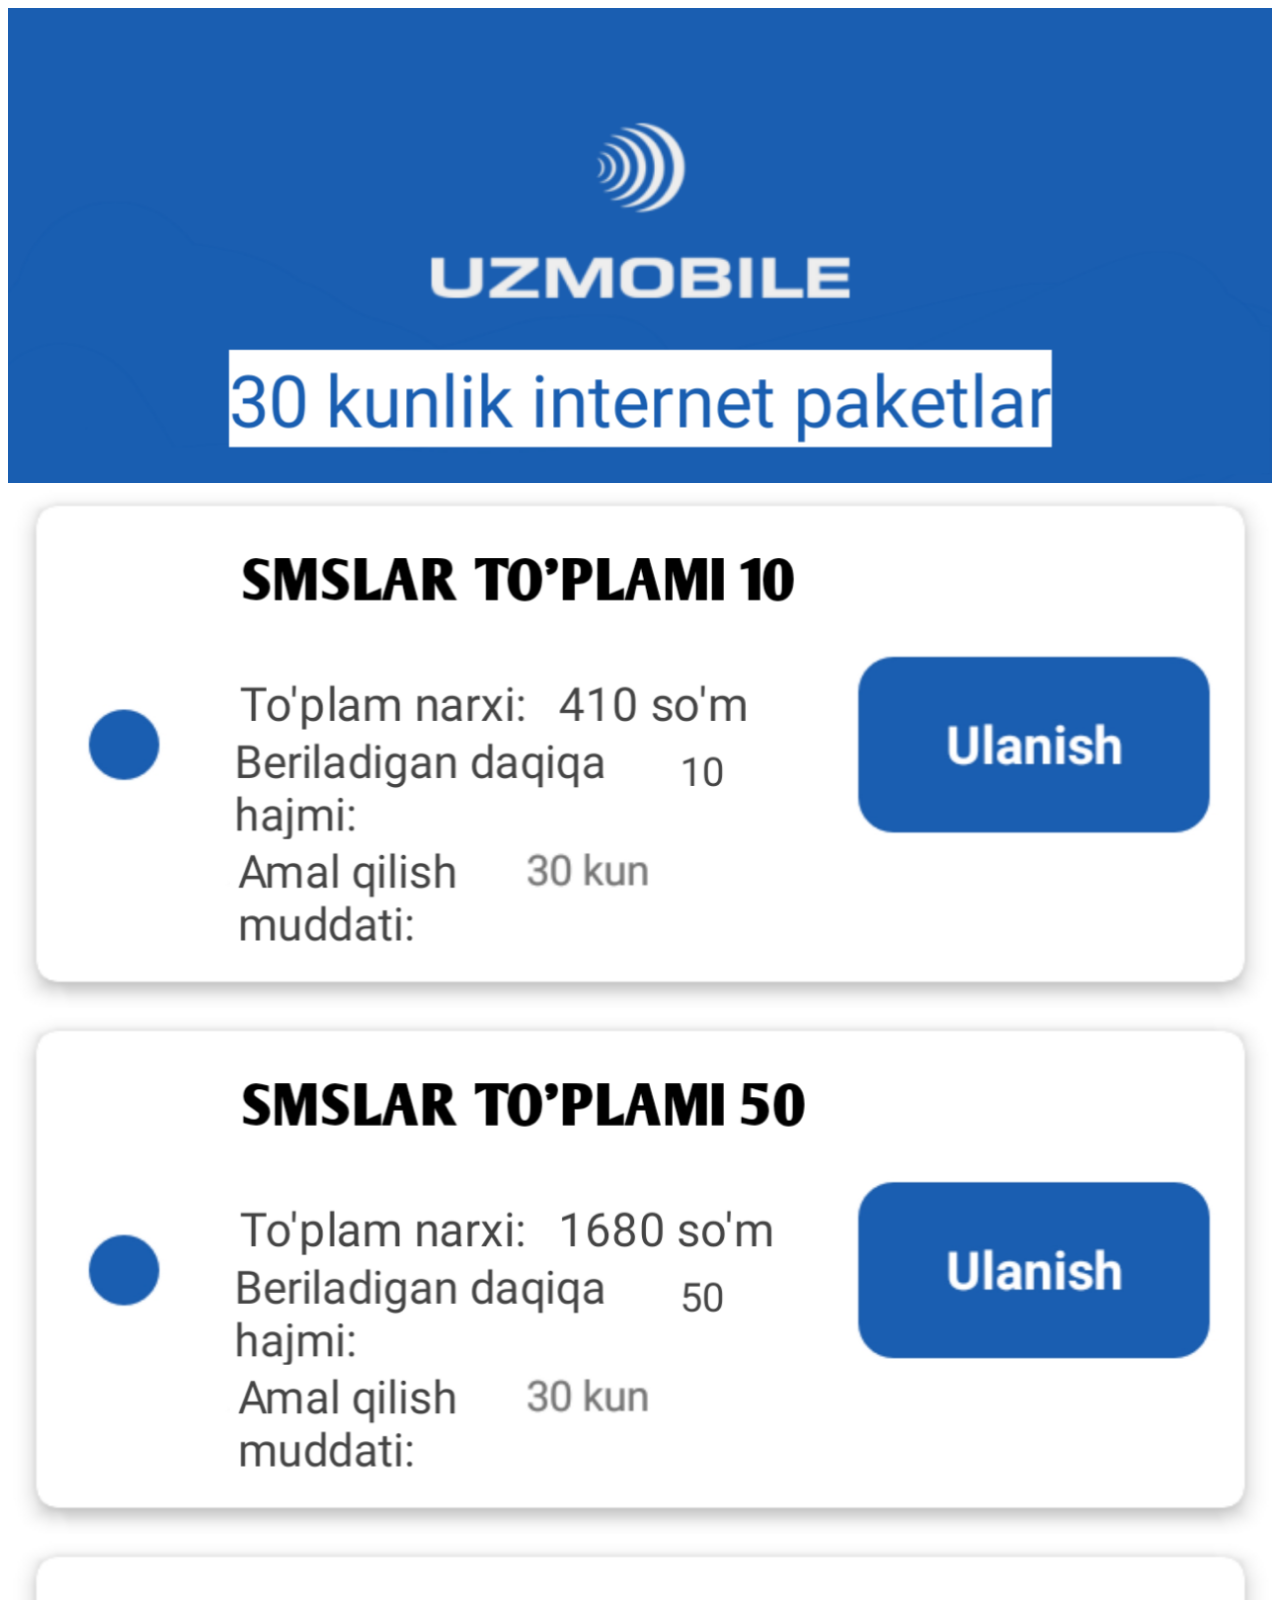
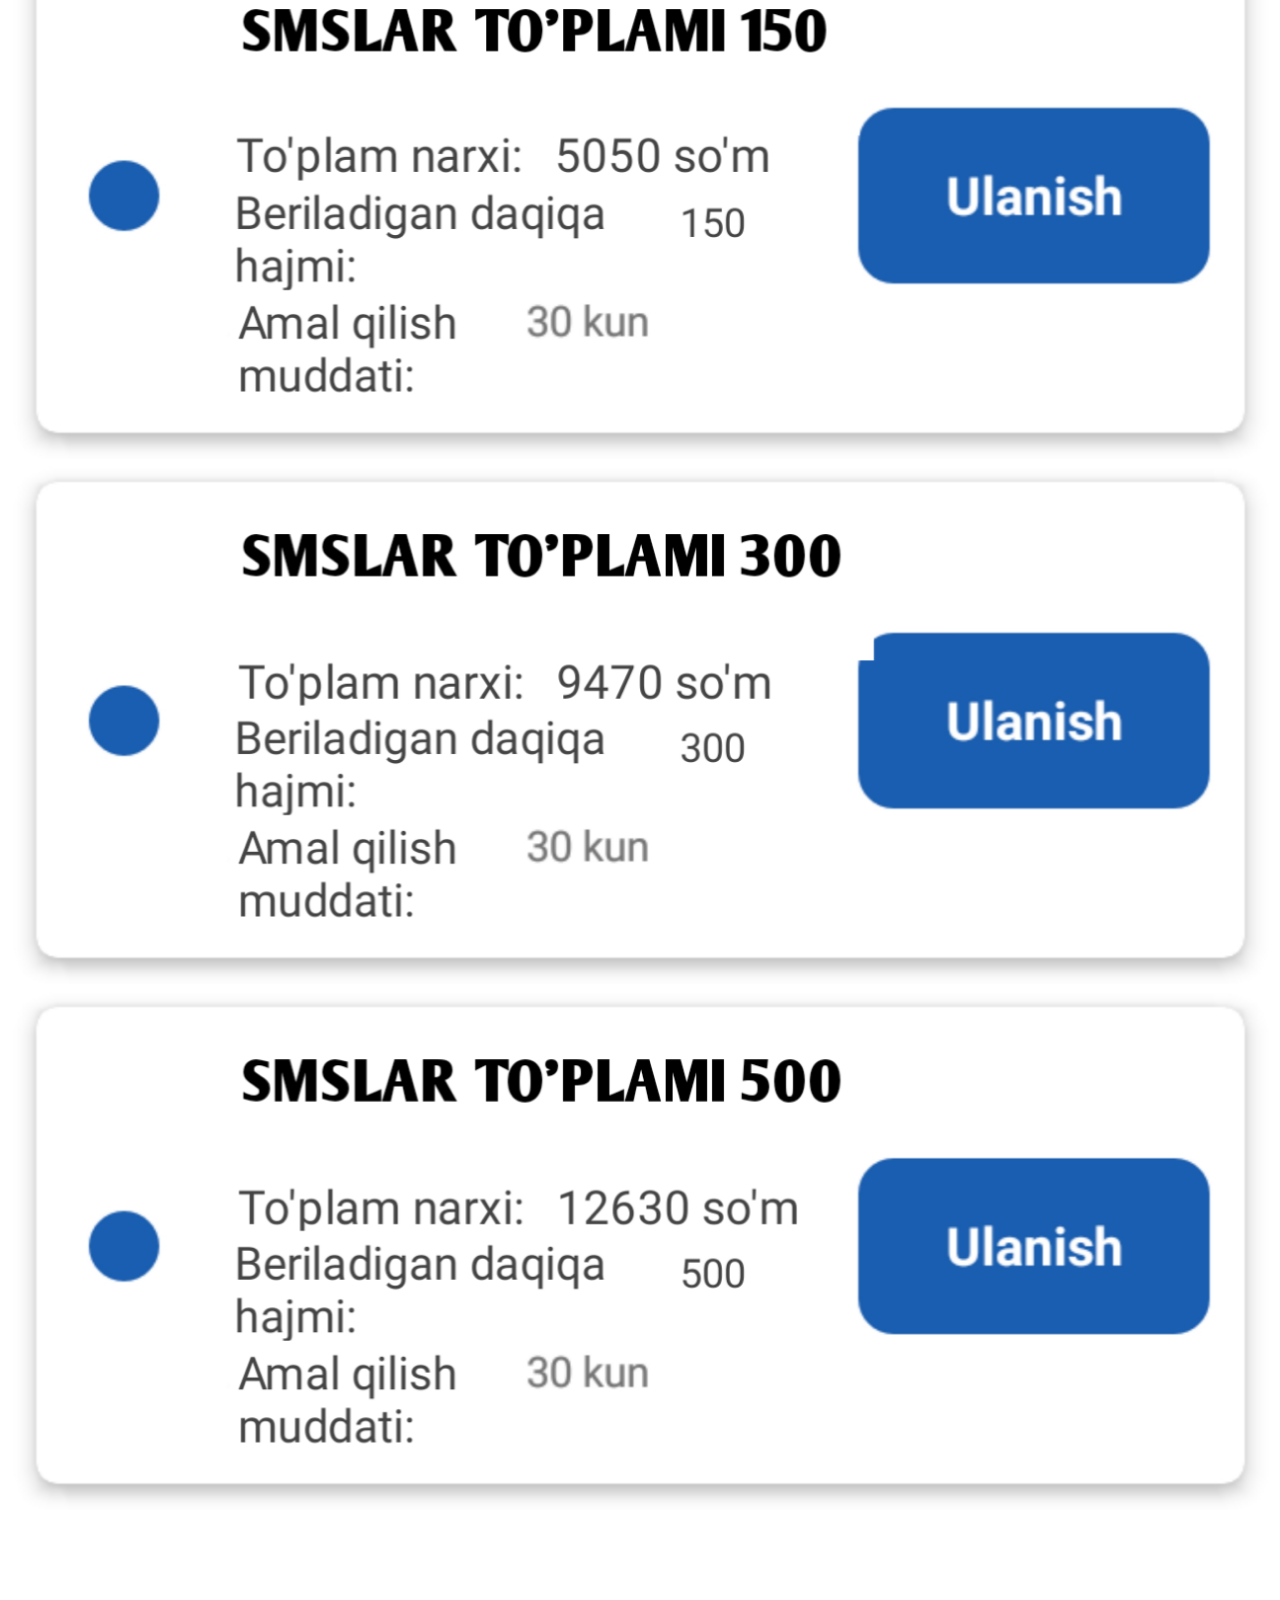
<file: app/src/main/assets/www/sms.html>
<html><head>
    <title> Sardor Zoir o'g'li </title>
</head><body style="background-image:url(qora.jpg);border-radius: 50%; -webkit-background-size: cover;
	-moz-background-size: cover;
	background-size: cover;
	padding-bottom: 12rem;"> 

<center> <font size="4" face="serif" color="00ff00"><img src="iconmb.png" style="border-radius:0px;" width="100%" border="0"><br>
        </font>
  


<a href="tel:*111*2*1*1%23"><img src="s1.png" style="border-radius:0px;" width="100%" border="0">
   </a> 
<a href="tel:*111*2*1*2%23"><img src="s2.png" style="border-radius:0px;" width="100%" border="0">
   </a> 
<a href="tel:*111*2*1*3%23"><img src="s3.png" style="border-radius:0px;" width="100%" border="0">
   </a> 
<a href="tel:*111*2*1*4%23"><img src="s4.png" style="border-radius:0px;" width="100%" border="0">
   </a> 
<a href="tel:*111*2*1*5%23"><img src="s5.png" style="border-radius:0px;" width="100%" border="0">
   </a> 
   

    </center>
</html>
</file>
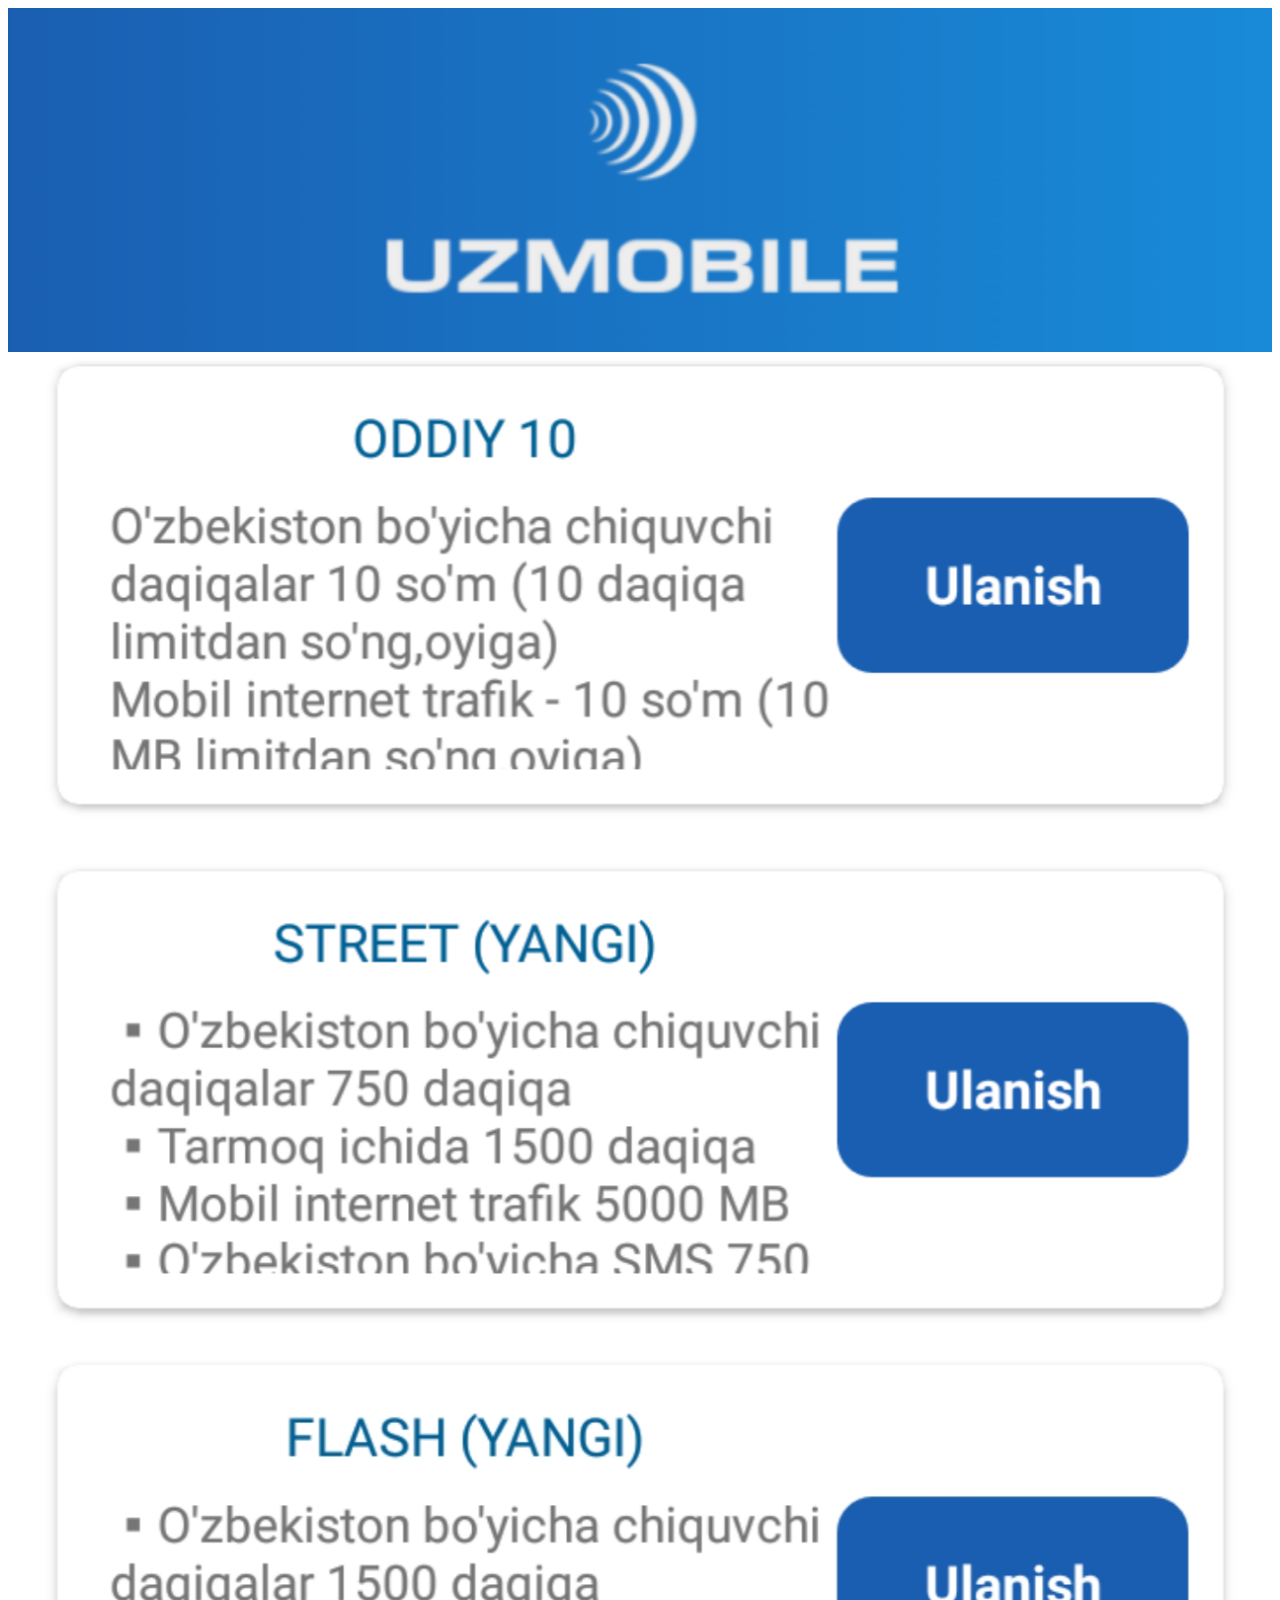
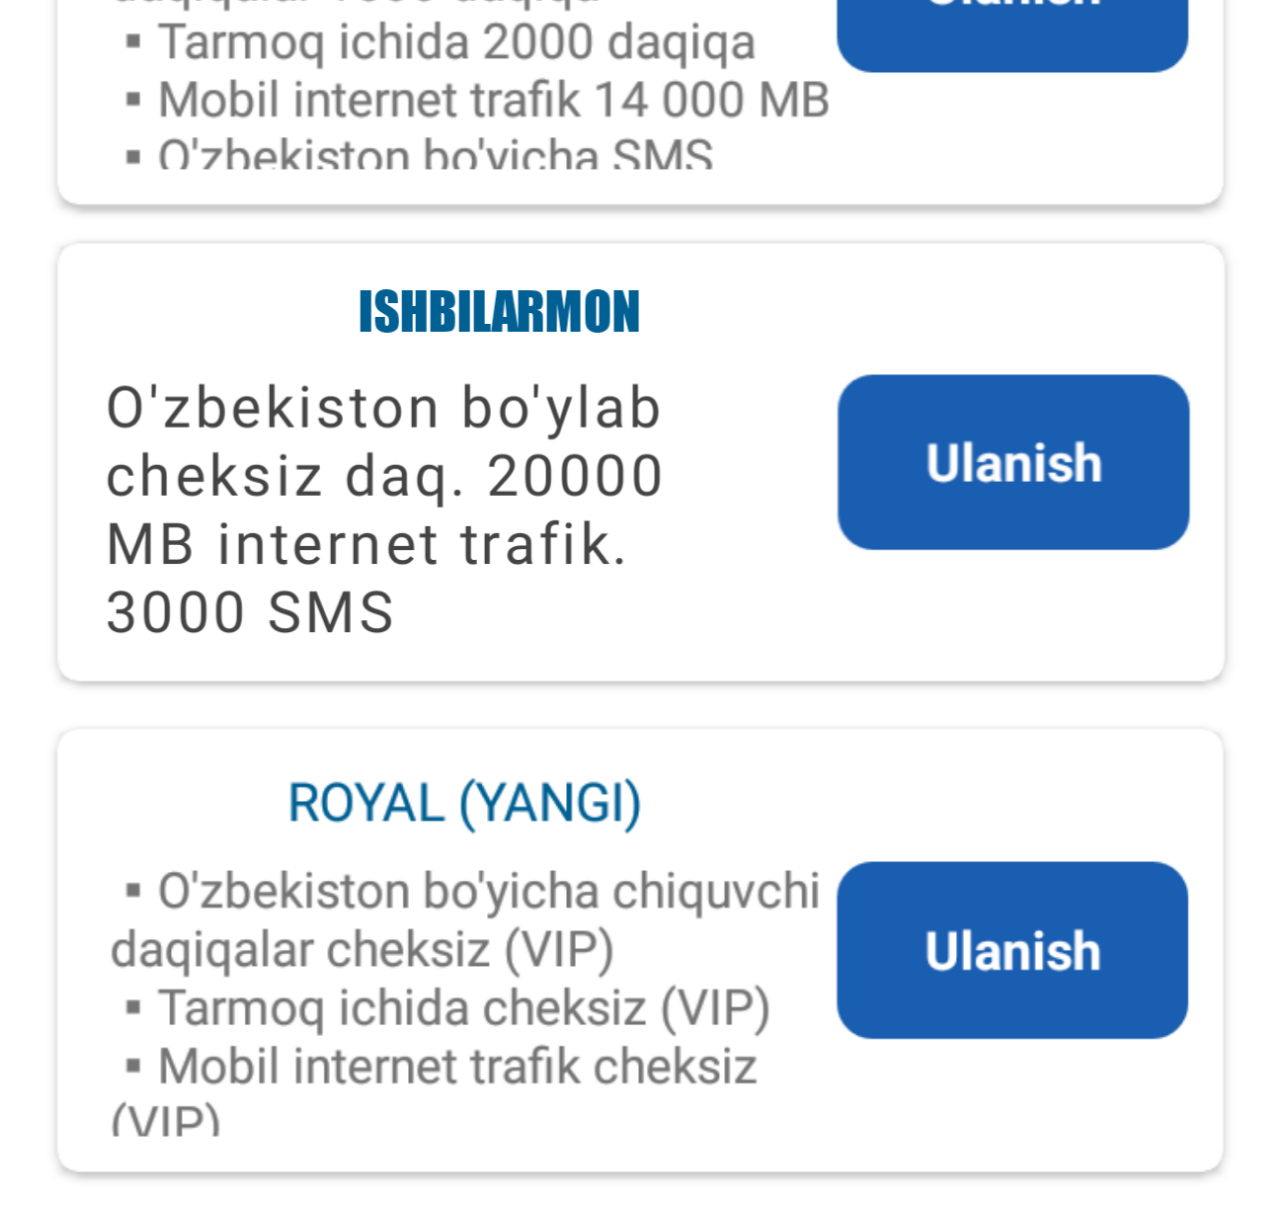
<file: app/src/main/assets/www/tarif.html>
<html>
<head>
    <title> Sardor Zoir o'g'li </title>
</head><body style="background-image:url(qora.jpg);border-radius: 0%; -webkit-background-size: cover;
	-moz-background-size: cover;
	background-size: cover;
	padding-bottom: 0rem;"> 




 

<center> <font size="4" face="serif" color="00ff00"><img src="infoicon.png" style="border-radius:0px;" width="100%" border="0"><br>
        </font>
<a href="tel:*111*1*11*12%23"> <img src="t1.png" style="border-radius:0px;" width="100%" border="0"></a><br>
        <p>
</a><a href="tel:*111*1*11*1*1%23"><img src="t2.png" style="border-radius:0px;" width="100%" border="0"><br>
        <p>
</a><a href="tel:*111*1*11*2*1%23"><img src="t3.png" style="border-radius:0px;" width="100%" border="0">
</a><a href="tel:*111*1*11*10%23"><img src="t4.png" style="border-radius:0px;" width="100%" border="0">
 </a><a href="tel:*111*1*11*3*1%23">     <img src="t5.png" style="border-radius:0px;" width="100%" border="0">

  </center>

</html>
</file>
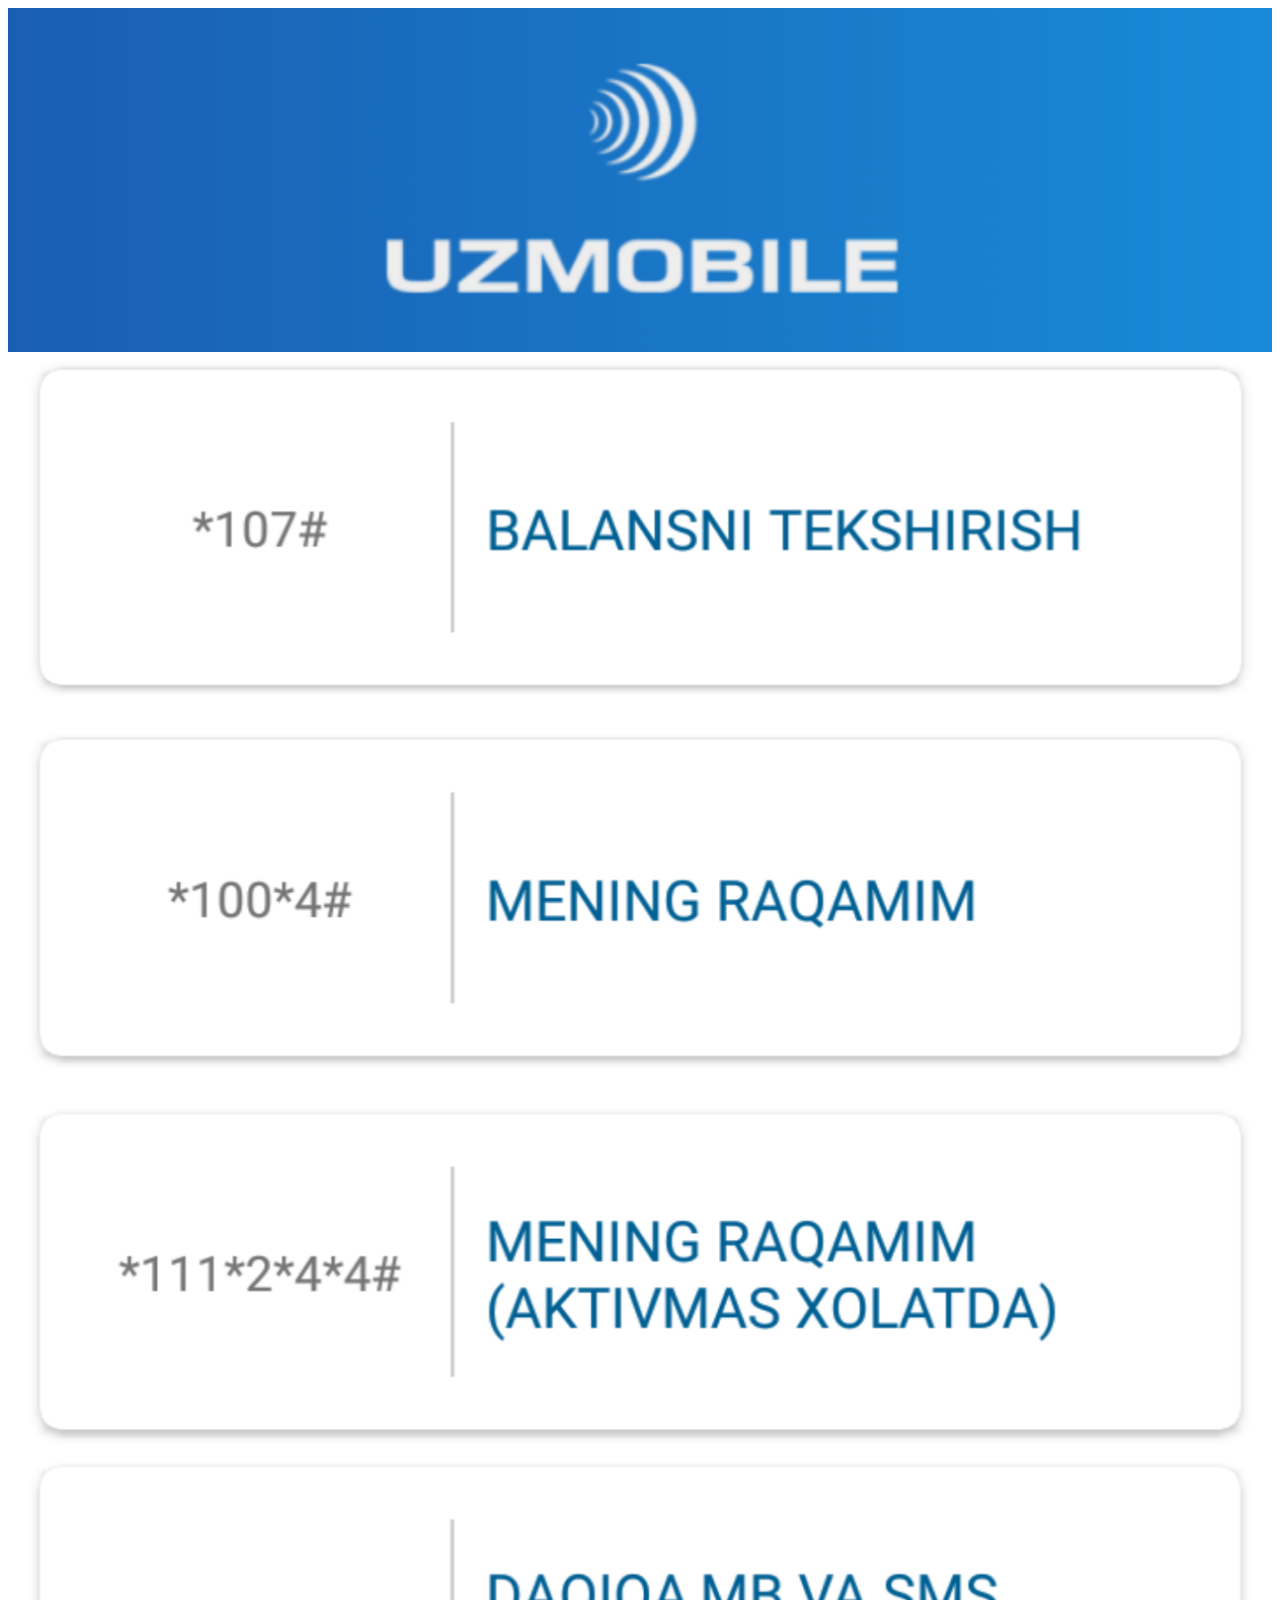
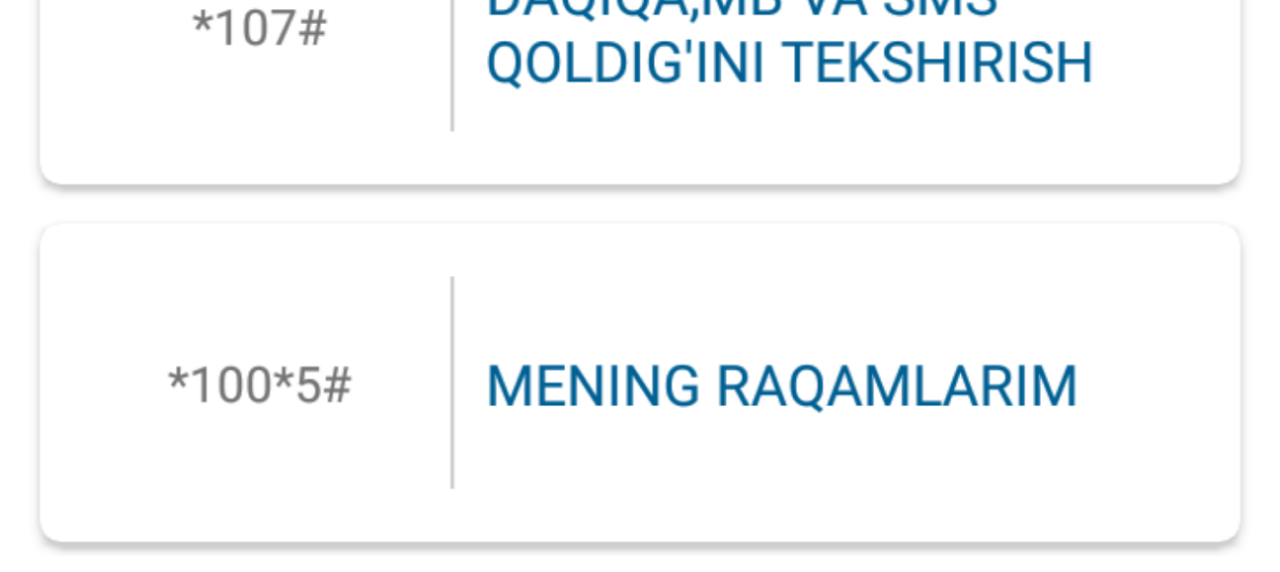
<file: app/src/main/assets/www/ussd.html>
<html>
<head>
    <title> Sardor Zoir o'g'li </title>
</head><body style="background-image:url(qora.jpg);border-radius: 0%; -webkit-background-size: cover;
	-moz-background-size: cover;
	background-size: cover;
	padding-bottom: 0rem;"> 




 

<center> <font size="4" face="serif" color="00ff00"><img src="infoicon.png" style="border-radius:0px;" width="100%" border="0"><br>
        </font>
<a href="tel:*107%23"> <img src="u1.png" style="border-radius:0px;" width="100%" border="0"></a><br>
        <p>
</a><a href="tel:*100*4%23"><img src="u3.png" style="border-radius:0px;" width="100%" border="0"><br>
        <p>
</a><a href="tel:*111*2*4*4%23"><img src="u2.png" style="border-radius:0px;" width="100%" border="0">
</a><a href="tel:*107%23"><img src="u4.png" style="border-radius:0px;" width="100%" border="0">
 </a><a href="tel:*100*5%23">     <img src="u5.png" style="border-radius:0px;" width="100%" border="0">




  </center>

</html>
</file>
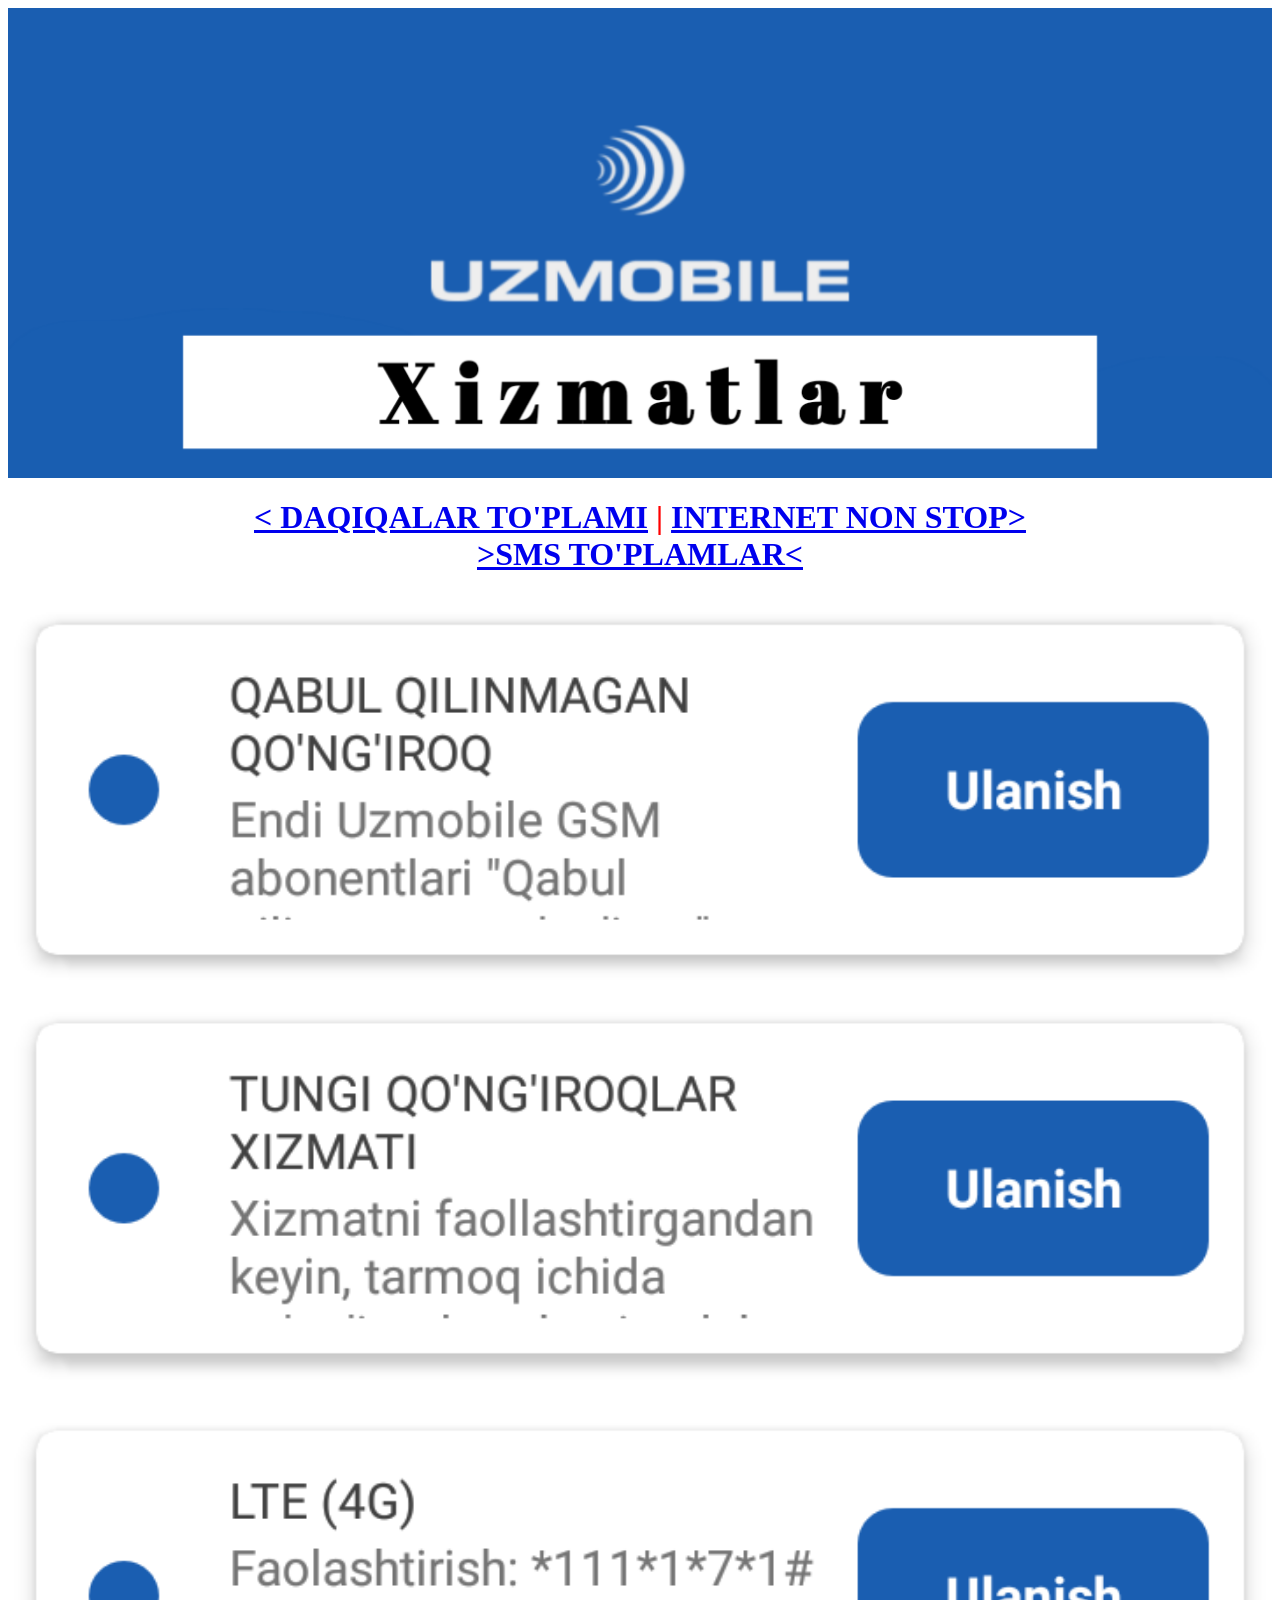
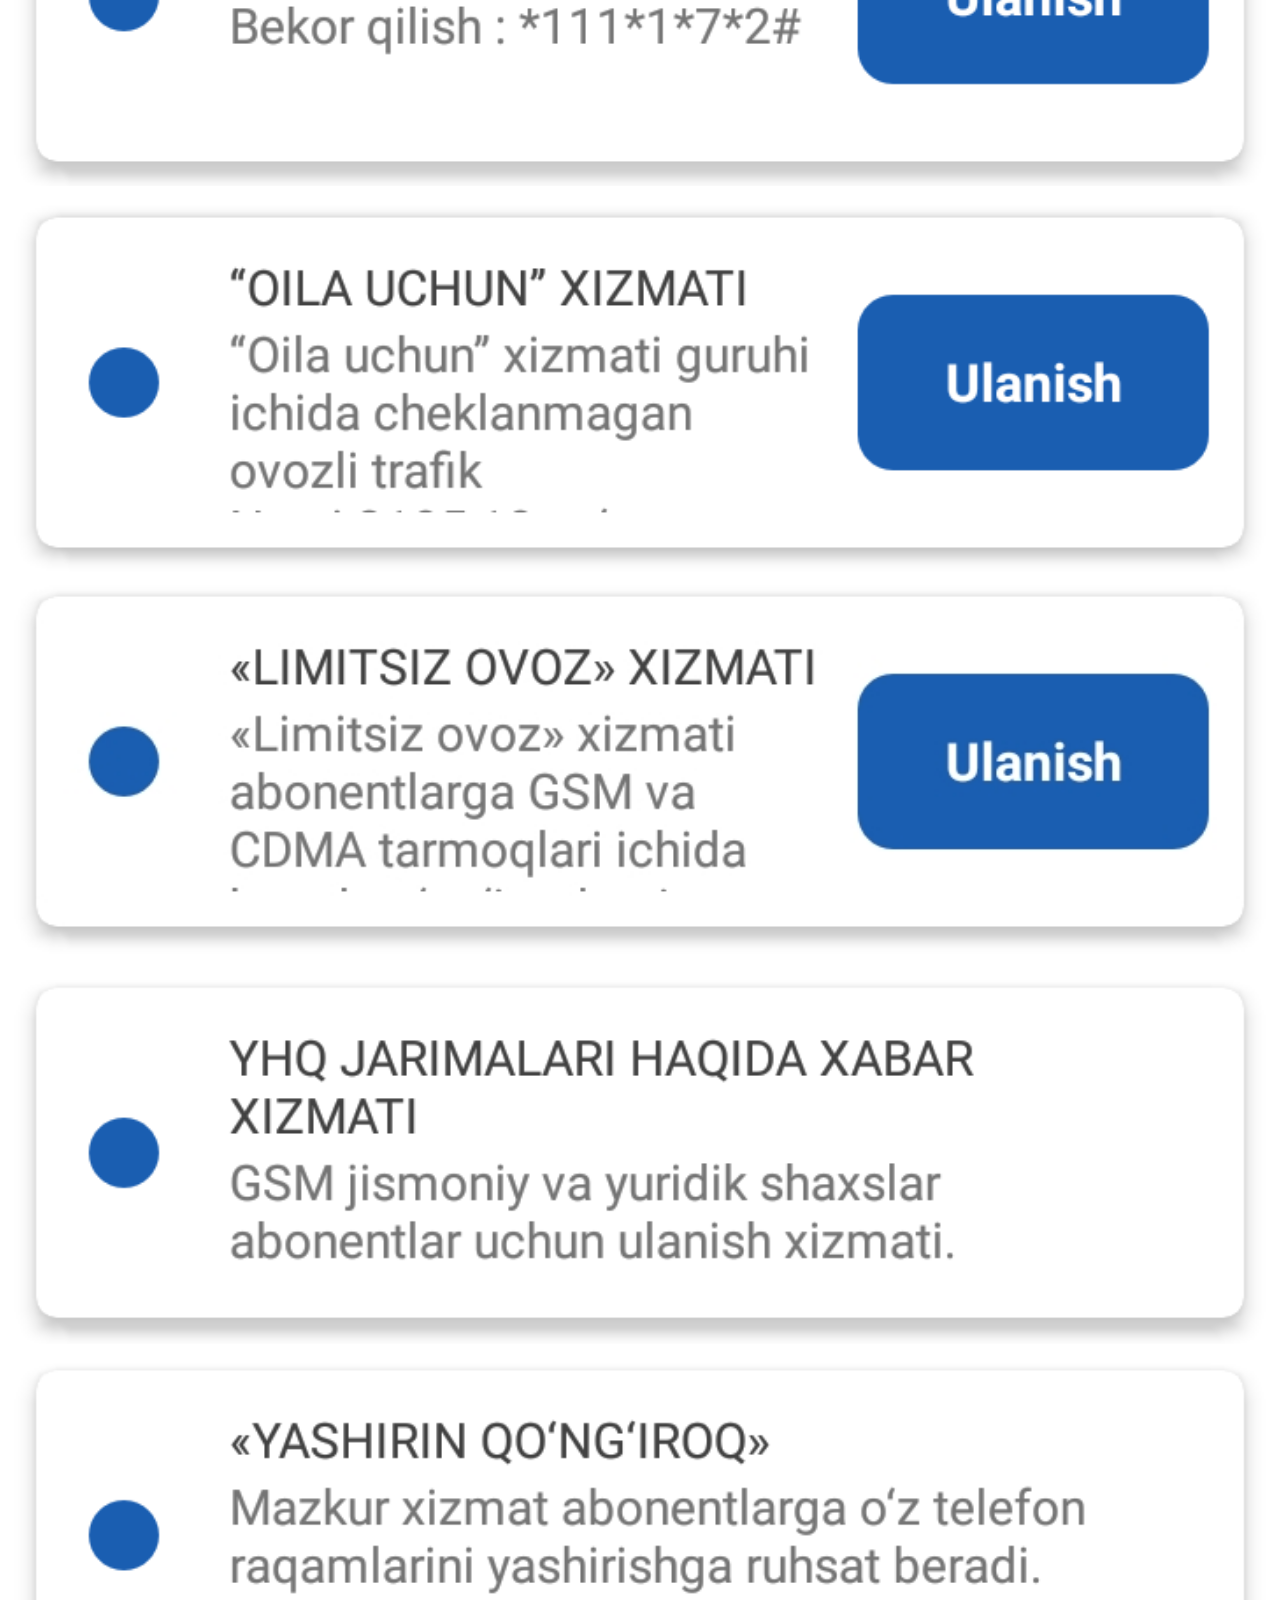
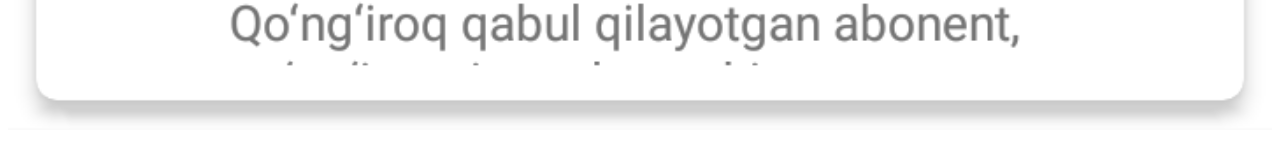
<file: app/src/main/assets/www/xizmat.html>
﻿<html>
<head>
    <title> Sardor Zoir o'g'li </title>
</head><body style="background-image:url(qora.jpg);border-radius: 0%; -webkit-background-size: cover;
	-moz-background-size: cover;
	background-size: cover;
	padding-bottom: 0rem;"> 




 

<center> <font size="4" face="serif" color="00ff00"><img src="xicon.png" style="border-radius:0px;" width="100%" border="0"><br>
        </font>
<center>
<h1> <font color="red"> <a href="daqiqa.html">< DAQIQALAR TO'PLAMI</a> | <a href="nonstop.html">INTERNET NON STOP></a></font>
<br><a href="sms.html">>SMS TO'PLAMLAR<</a></h1>
<a href="tel:*111*2*4*1%23" onClick="alert('Endi Uzmobile GSM abonentlari Qabul qilinmagan qo`ngiroq xizmati orqali telefoni o`chiq bo`lganda yoki tarmoqdan tashqari bo`lgan hollarda qabul qilinmagan qo`ngiroqlar haqida malumotga ega bo`lishlari mumkin');"> <img src="x1.png" style="border-radius:0px;" width="100%" border="0"></a><br>
        <p>
</a><a href="tel:*111*1*16*1%23" onClick="alert('Xizmatni faollashtirgandan keyin, tarmoq ichida qongiroqlar, shuningdek, ``O`zbektelekom`` va uning filiallari liniyalarida qayd etilgan raqamlarga chiquvchi qo`ngiro`qlar (xizmat amal qilish davrida) narxlanmaydi. Xizmatni amal qilish davri: har kuni soat 22:00 dan 07:00 gacha. Faollashtirish narxi (bir martalik to`lov) 421.04 so`m. Abonent to`lovi kuniga 42.1 so`m o`chirish *111*1*16*2#');"><img src="x2.png" style="border-radius:0px;" width="100%" border="0"><br>
        <p>
</a><a href="tel:*111*1*7*1%23" onClick="alert('FaoIashtirish: *111*1*7*1#  Bekor qilish : *111*1*7*2#');"><img src="x3.png" style="border-radius:0px;" width="100%" border="0">
</a><a href="tel:*111*1*17*1*1%23" onClick="alert('``Oila uchun`` xizmati guruhi ichida cheklanmagan ovozli traflk Narxi 2105,18 so`m  Amal qilish muddati Kalendar oyi Faollashtirish *111*1*17*1*1#');"><img src="x4.png" style="border-radius:0px;" width="100%" border="0">
 </a><a href="tel:*111*1*15*1%23" onClick="alert('«Limitsiz ovoz» xizmati abonentlarga GSM va CDMA tarmoqlari ichida bepul qo`ng`iroqlarni amalga oshirish imkonini beradi. Narxi 210,52 so`m kuniga Faollashtirish *111*1*15*1#');">     <img src="x5.png" style="border-radius:0px;" width="100%" border="0">

</a><a href="#" onClick="alert('GSM jismoniy va yuridik shaxslar abonentlar uchun ulanish xizmati. YHQ buzilishi haqidagi SMS narxi 210,52 so`m 1 SMS. YHQ buzilishi mavjud emasligi haqidagi SMS narxi 84,21 so`m 1 SMS. Xizmatni boshqarish: O`z YHQ buzilishlari haqida xabar olish uchun quyidagi axborot bilan bepul SMS jo `natish zarur: 8860 raqamiga «avtomobilning davlat raqami opaliq bo`sh joy qoldirish tex. pasport seriyasi va raqami» (Masalan: 01R999XY AAC5447770). Abonent soro`v jo`natgan vaqtdan boshlab soro`viga javoban nechta to`lovi amalga oshirilmagan qoida buzilishlar bo`lsa, shuncha sonli pulli SMS-xabar oladi. Qoida buzish mavjud bo`lmaganda javoban pullik quyidagi matnli SMSxabar keladi: «Sizda qoida buzish mavjud emas». Agar abonent dastlabki ma`lumotlarni (avtomobilning davlat raqami opaliq bo`sh joy qoldirish tex. pasport seriyasi va raqami) noto`g`ri kiritgan bo`lsa, javoban DYHXX raqamiga bepul SMS-xabar keladi. Bundan tashqari, abonentlar YHQ buzilishi haqidagi axborotni dyhxx.uz portalidan olishlari mumkin. Buning uchun portalda ro`yxatdan o`tish, shundan keyin «Kirish» tugmasini bosish zarur, shunda sizga 8861 raqamidan «Sizning kodingiz XXXXXX» matni bilan pullik SMS jo`natiladi. ');"><img src="x6.png" style="border-radius:0px;" width="100%" border="0">
</a><a href="#" onClick="alert('Mazkur xizmat abonentlarga o`z telefon raqamlarini yashirishga ruhsat beradi. Qo`ng`iroq qabul qilayotgan abonent, qo`ng`iroqni amalga oshirayotgan abonentning telefon raqamini ko`ra olmaydi. Xizmat Pre-paid tizimdagi abonentlarga abonent to`lovisiz amal qiladi, hamda Xizmat maxsus ulanishni talab qilmaydi. Shartlar: 1. Mazkur xizmatdan foydalanish uchun qo`ng`iroq amalga oshirilganda, terilayotgan raqamdan avval «#» tugmasini bosish va raqamni xalqaro formatda kiritish kerak: #99899XXXXXXX. Qo`ng`iroq yashirin holda amalga oshiriladi. 2. «Yashirin qo`ng`iroq» xizmati orqali qo`ng`iroqni amalga oshirish narxi 210,52 so`m. 3. «Yashirin qo`ng`iroq» xizmatidan foydalanilganda, «Shaxsiy raqam uzatilishini taqiqlash» xizmati yoqilgan bo`lsa ham, xizmat uchun abonent hisobidan 210,52 so`m yechiladi. 4. Xizmatdan foydalanilganda tarif rejasi limitiga kirgan vaqt qoldig`ini sarflamaydi. 5. Barcha qo`ng`iroqlar suhbatning birinchi soniyasidan hisoblanib, daqiqa sifatida narxlanadi. 6. Xizmat faqat abonent UZMOBILE tarmog`ida bo`lganida amal qiladi. ');"><img src="x7.png" style="border-radius:0px;" width="100%" border="0">



  </center>

</html>
</file>
